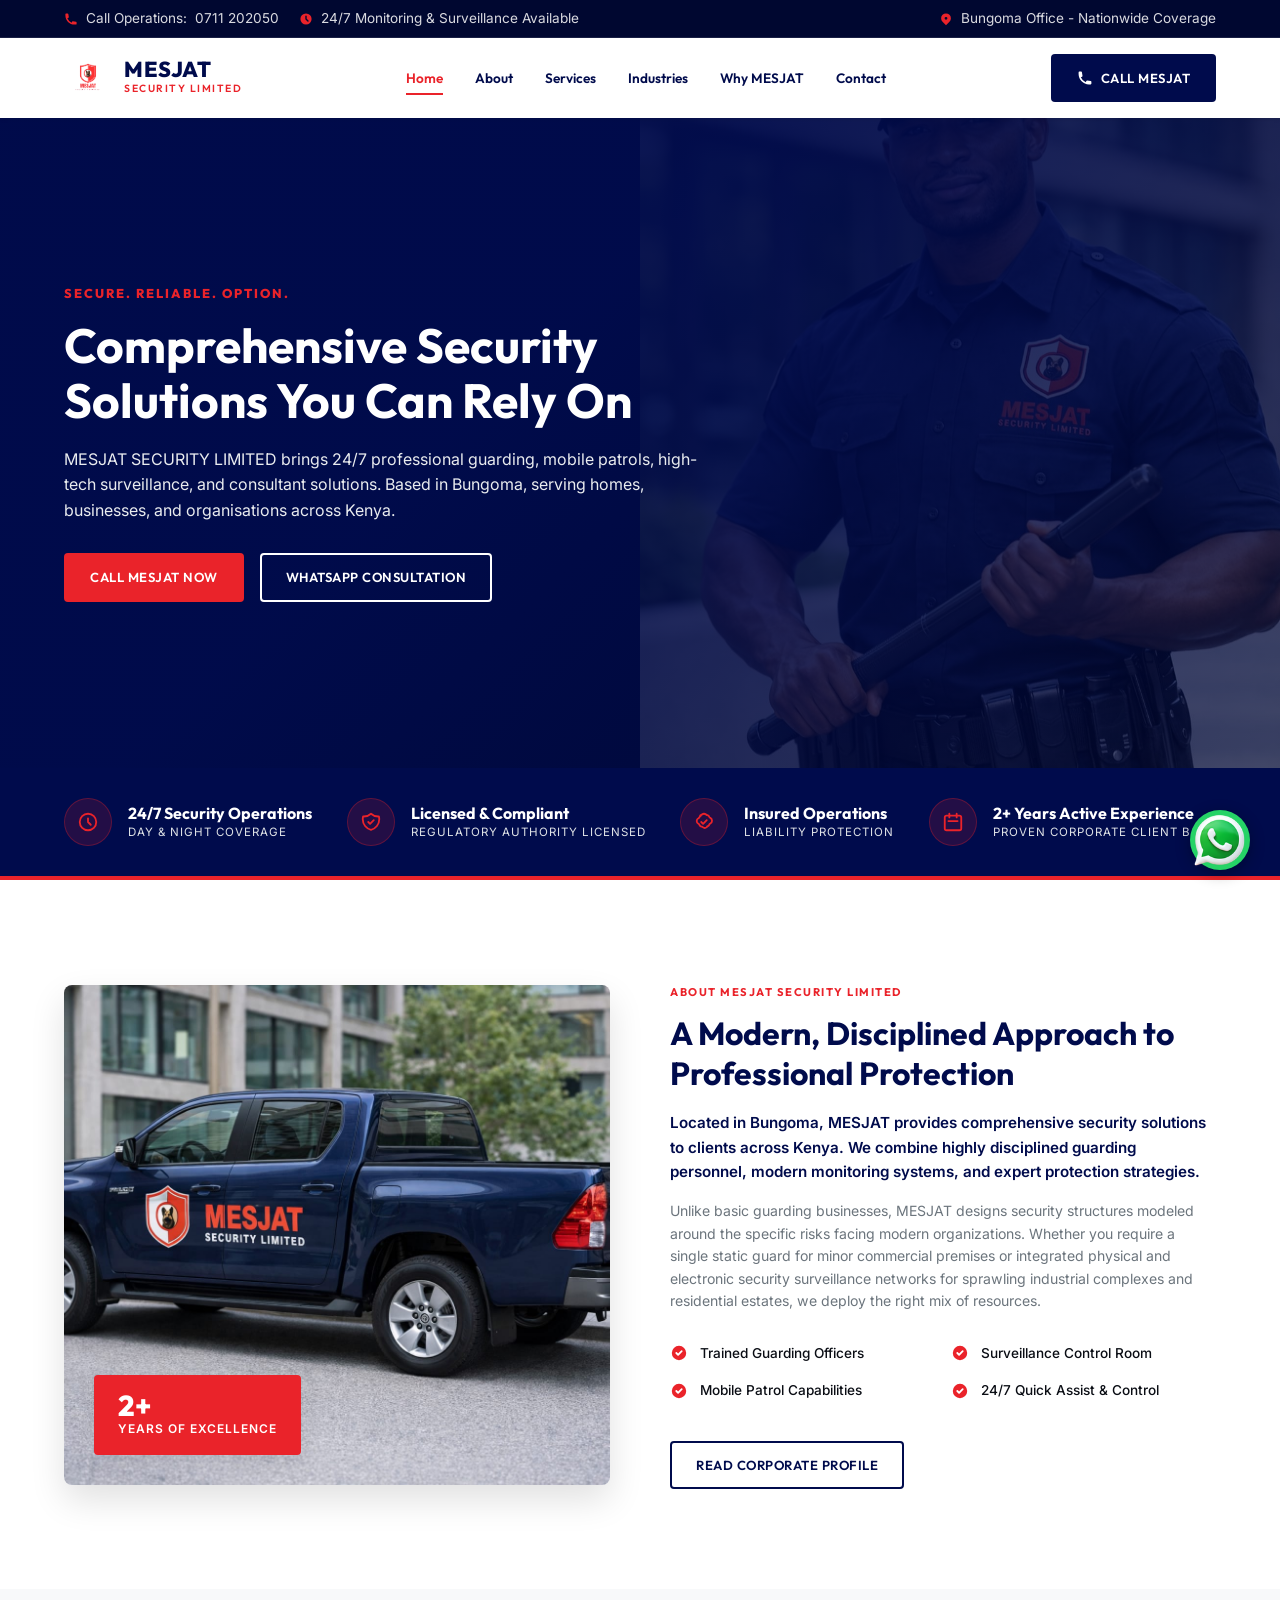
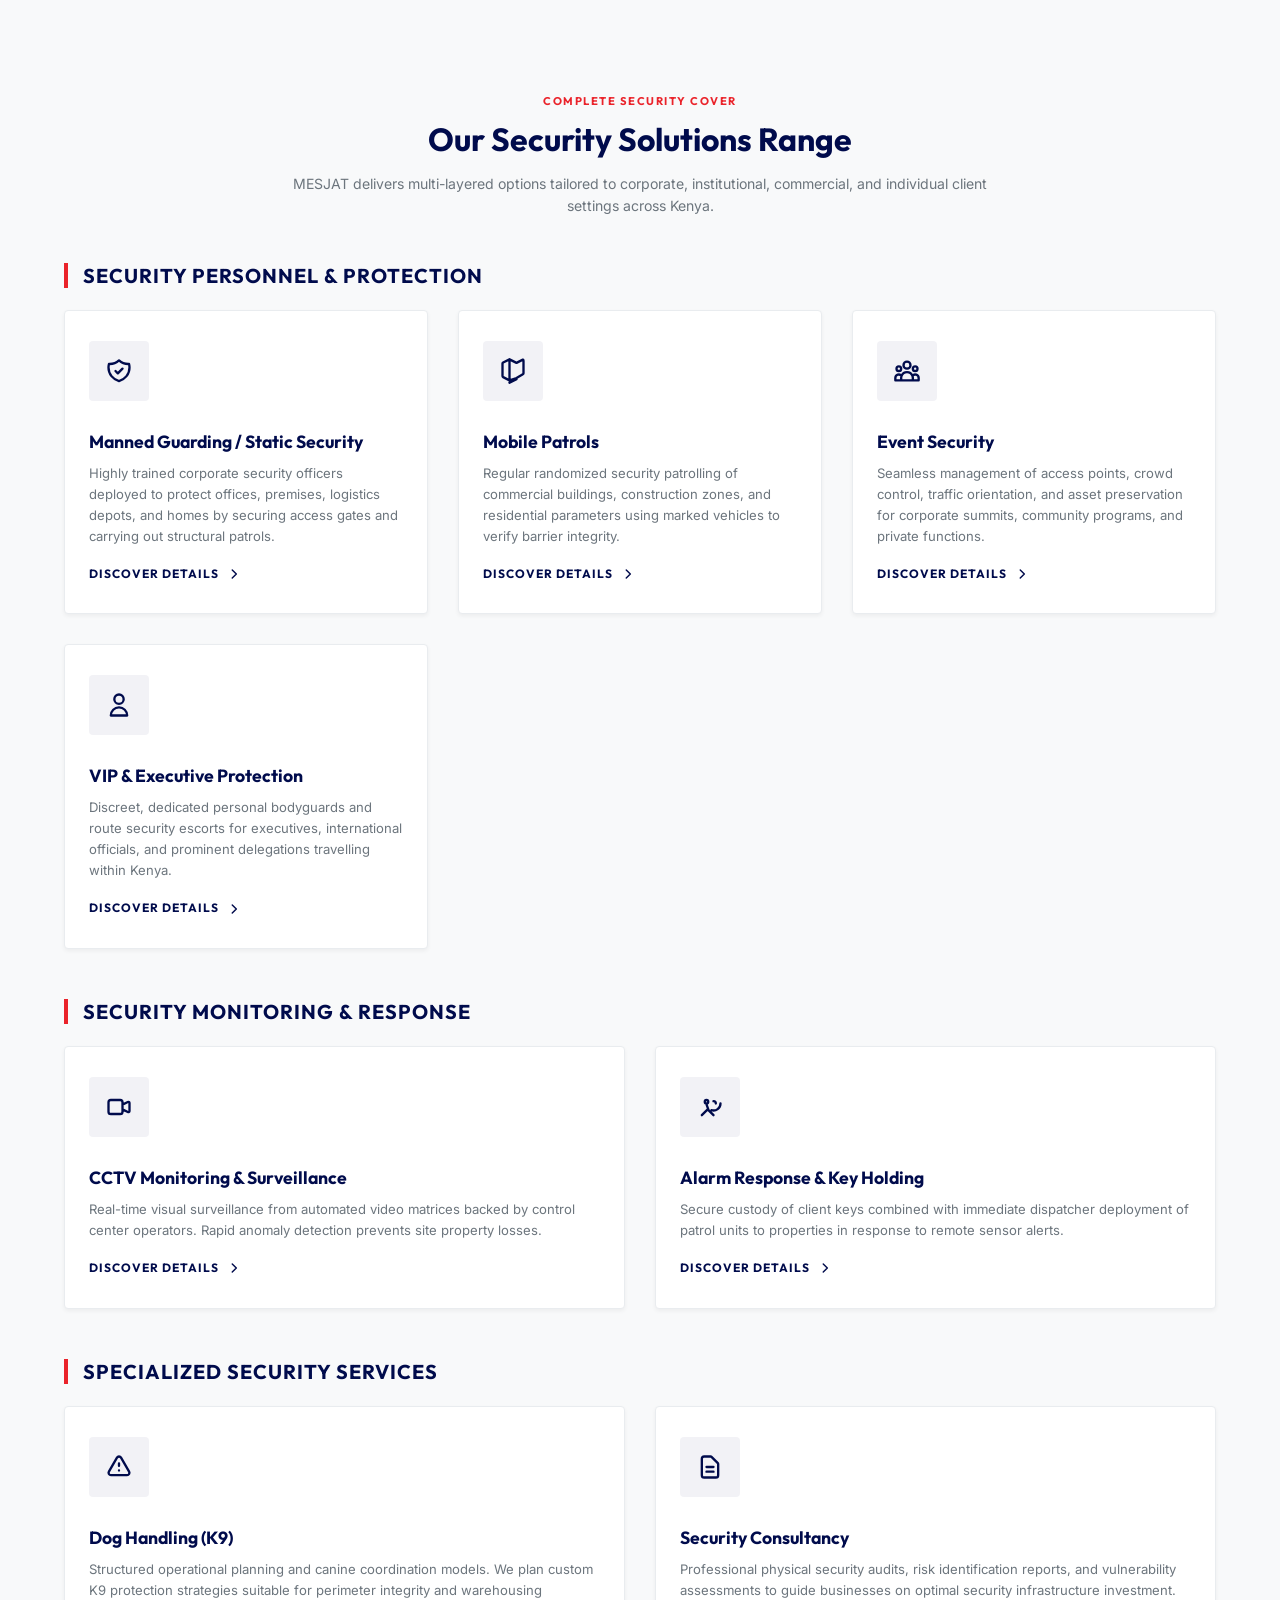
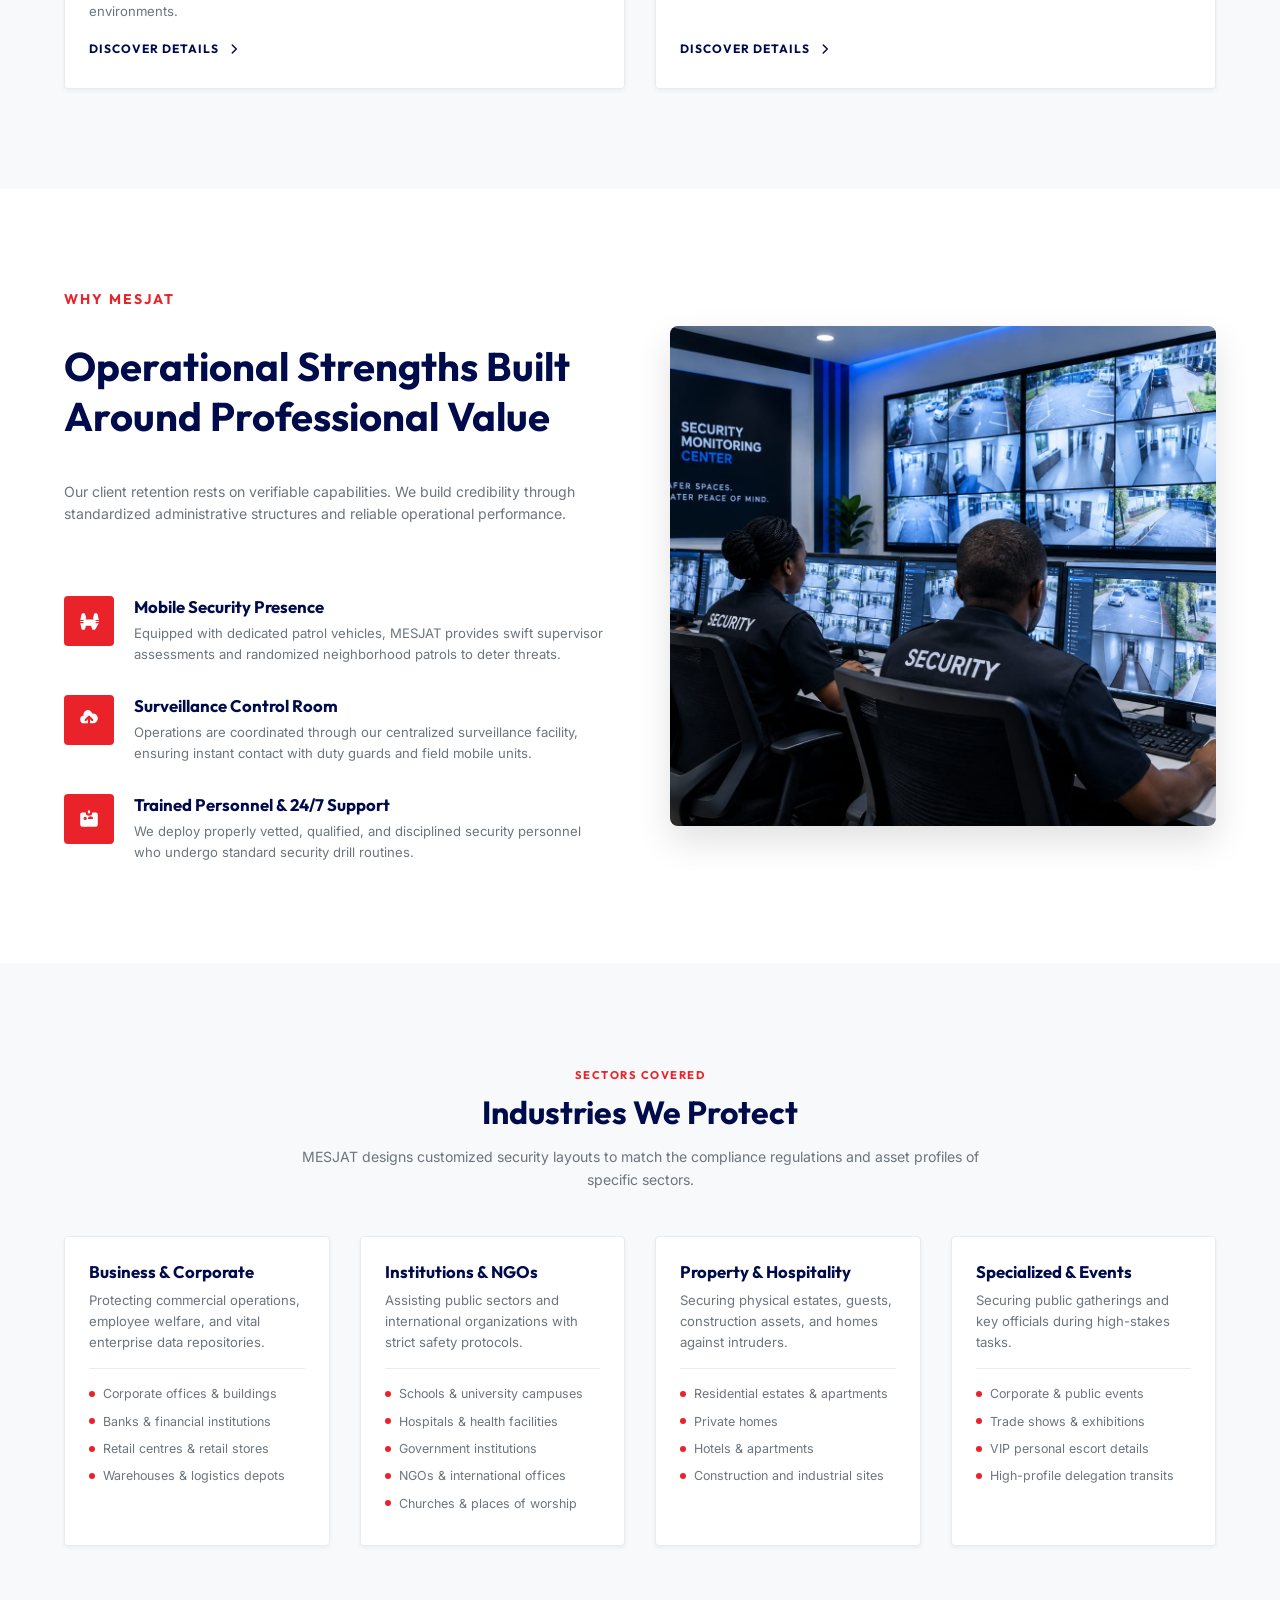
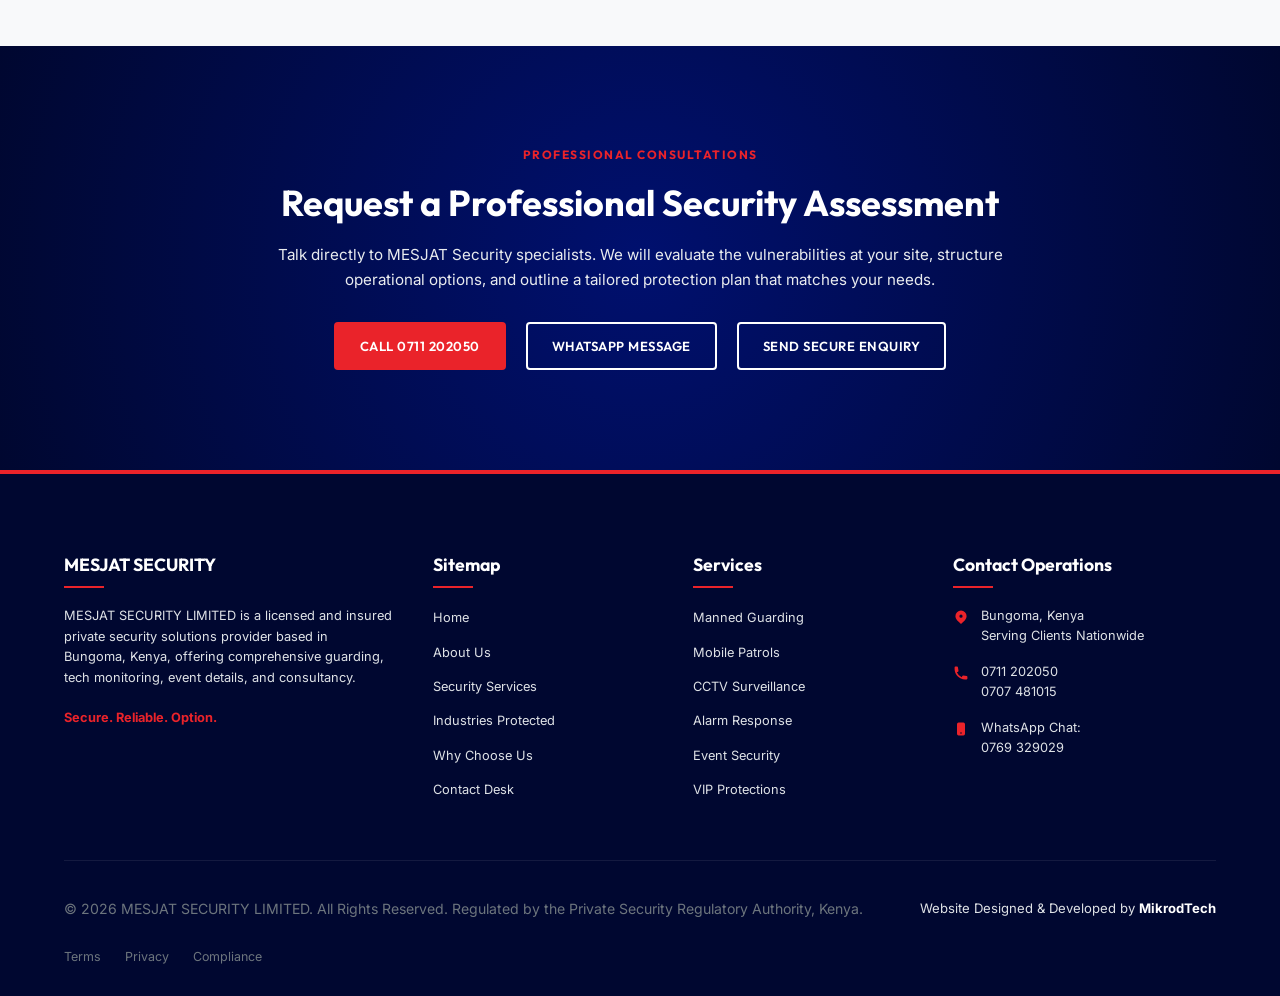
<file: index.html>
<!DOCTYPE html>
<html lang="en">

<head>
    <meta charset="UTF-8">
    <meta name="viewport" content="width=device-width, initial-scale=1.0">
    <!-- Primary SEO Metadata -->
    <title>MESJAT SECURITY LIMITED — Premium Security Solutions in Bungoma & Across Kenya</title>
    <meta name="description"
        content="MESJAT SECURITY LIMITED offers professional, reliable guarding, mobile patrols, Event security, CCTV monitoring, VIP protection, and security consultancy. Located in Bungoma, serving clients across Kenya. Secure. Reliable. Option.">
    <meta name="keywords"
        content="security company Bungoma, security services Kenya, manned guarding Kenya, CCTV surveillance, VIP protection Kenya, mobile patrols, alarm response Bungoma, K9 security Kenya, security consultancy">
    <link rel="canonical" href="index.html">

    <!-- Open Graph / Social Metadata -->
    <meta property="og:type" content="website">
    <meta property="og:title" content="MESJAT SECURITY LIMITED — Secure. Reliable. Option.">
    <meta property="og:description"
        content="Professional, licensed, and comprehensive security solutions for corporate, property, institutional, and private clients. Based in Bungoma, Kenya.">
    <meta property="og:image" content="assets/MESJAT Security Ltd.png">

    <!-- Favicon & Stylesheet -->
    <link rel="shortcut icon" href="assets/Mesjat logo.png" type="image/x-icon">
    <link rel="stylesheet" href="css/style.css">
</head>

<body>

    <!-- Top Bar -->
    <div class="top-bar">
        <div class="container">
            <div class="top-bar-info">
                <div class="top-bar-item">
                    <!-- Telephone Icon -->
                    <svg fill="currentColor" viewBox="0 0 20 20">
                        <path
                            d="M2 3a1 1 0 011-1h2.153a1 1 0 01.986.836l.74 4.435a1 1 0 01-.54 1.06l-1.548.773a11.037 11.037 0 006.105 6.105l.774-1.548a1 1 0 011.059-.54l4.435.74a1 1 0 01.836.986V17a1 1 0 01-1 1h-2C7.82 18 2 12.18 2 5V3z">
                        </path>
                    </svg>
                    Call Operations: <a href="tel:0711202050" class="phone-link-primary" data-format-text="true">0711
                        202050</a>
                </div>
                <div class="top-bar-item">
                    <!-- Clock Icon -->
                    <svg fill="currentColor" viewBox="0 0 20 20">
                        <path fill-rule="evenodd"
                            d="M10 18a8 8 0 100-16 8 8 0 000 16zm1-12a1 1 0 10-2 0v4a1 1 0 00.293.707l2.828 2.829a1 1 0 101.415-1.415L11 9.586V6z"
                            clip-rule="evenodd"></path>
                    </svg>
                    24/7 Monitoring & Surveillance Available
                </div>
            </div>
            <div class="top-bar-info">
                <div class="top-bar-item">
                    <!-- Location Pin Icon -->
                    <svg fill="currentColor" viewBox="0 0 20 20">
                        <path fill-rule="evenodd"
                            d="M5.05 4.05a7 7 0 119.9 9.9L10 18.9l-4.95-4.95a7 7 0 010-9.9zM10 11a2 2 0 100-4 2 2 0 000 4z"
                            clip-rule="evenodd"></path>
                    </svg>
                    Bungoma Office - Nationwide Coverage
                </div>
            </div>
        </div>
    </div>

    <!-- Header / Navbar -->
    <header class="site-header">
        <div class="container">
            <a href="index.html" class="logo-link" aria-label="MESJAT Security Home">
                <img src="assets/Mesjat logo.png" alt="MESJAT logo" class="logo-img">
                <div class="logo-text">
                    <span class="logo-name">MESJAT</span>
                    <span class="logo-sub">SECURITY LIMITED</span>
                </div>
            </a>

            <nav class="nav-bar" aria-label="Main Navigation">
                <ul class="nav-menu">
                    <li><a href="index.html" class="nav-link active">Home</a></li>
                    <li><a href="about.html" class="nav-link">About</a></li>
                    <li><a href="services.html" class="nav-link">Services</a></li>
                    <li><a href="industries.html" class="nav-link">Industries</a></li>
                    <li><a href="why-mesjat.html" class="nav-link">Why MESJAT</a></li>
                    <li><a href="contact.html" class="nav-link">Contact</a></li>
                </ul>
            </nav>

            <div class="header-cta">
                <a href="tel:0711202050" class="btn btn-navy phone-link-primary" data-format-text="false">
                    <!-- Phone Icon Inner -->
                    <svg fill="currentColor" viewBox="0 0 20 20" style="width:16px;height:16px;margin-right:8px;">
                        <path
                            d="M2 3a1 1 0 011-1h2.153a1 1 0 01.986.836l.74 4.435a1 1 0 01-.54 1.06l-1.548.773a11.037 11.037 0 006.105 6.105l.774-1.548a1 1 0 011.059-.54l4.435.74a1 1 0 01.836.986V17a1 1 0 01-1 1h-2C7.82 18 2 12.18 2 5V3z">
                        </path>
                    </svg>
                    CALL MESJAT
                </a>
            </div>

            <button class="burger-menu" aria-label="Toggle navigation menu" aria-expanded="false">
                <span class="burger-bar"></span>
                <span class="burger-bar"></span>
                <span class="burger-bar"></span>
            </button>
        </div>
    </header>

    <!-- Hero Section -->
    <section class="hero" aria-label="MESJAT Security Hero Banner">
        <div class="hero-bg" style="background-image: url('assets/corporate_security_hero.png');"></div>
        <div class="hero-overlay"></div>
        <div class="container">
            <div class="hero-content reveal active">
                <span class="hero-tagline">Secure. Reliable. Option.</span>
                <h1 class="hero-title">Comprehensive Security Solutions You Can Rely On</h1>
                <p class="hero-subtitle">MESJAT SECURITY LIMITED brings 24/7 professional guarding, mobile patrols,
                    high-tech surveillance, and consultant solutions. Based in Bungoma, serving homes, businesses, and
                    organisations across Kenya.</p>
                <div class="hero-actions">
                    <a href="tel:0711202050" class="btn btn-primary phone-link-primary" data-format-text="false">CALL
                        MESJAT NOW</a>
                    <a href="#" class="btn btn-secondary whatsapp-link-btn" target="_blank" rel="noopener">WHATSAPP
                        CONSULTATION</a>
                </div>
            </div>
        </div>
    </section>

    <!-- Trust Strip -->
    <section class="trust-strip" aria-label="MESJAT Verified Trust Credentials">
        <div class="container">
            <div class="trust-grid">
                <div class="trust-item">
                    <div class="trust-icon">
                        <!-- Clock Logo -->
                        <svg fill="none" stroke="currentColor" stroke-width="2" viewBox="0 0 24 24">
                            <path stroke-linecap="round" stroke-linejoin="round"
                                d="M12 8v4l3 3m6-3a9 9 0 11-18 0 9 9 0 0118 0z"></path>
                        </svg>
                    </div>
                    <div class="trust-text">
                        <h4>24/7 Security Operations</h4>
                        <p>Day & Night Coverage</p>
                    </div>
                </div>
                <div class="trust-item">
                    <div class="trust-icon">
                        <!-- Shield Badge Logo -->
                        <svg fill="none" stroke="currentColor" stroke-width="2" viewBox="0 0 24 24">
                            <path stroke-linecap="round" stroke-linejoin="round"
                                d="M9 12l2 2 4-4m5.618-4.016A11.955 11.955 0 0112 2.944a11.955 11.955 0 01-8.618 3.04A12.02 12.02 0 003 9c0 5.591 3.824 10.29 9 11.622 5.176-1.332 9-6.03 9-11.622 0-1.042-.133-2.052-.382-3.016z">
                            </path>
                        </svg>
                    </div>
                    <div class="trust-text">
                        <h4>Licensed & Compliant</h4>
                        <p>Regulatory Authority Licensed</p>
                    </div>
                </div>
                <div class="trust-item">
                    <div class="trust-icon">
                        <!-- Insured Ribbon Logo -->
                        <svg fill="none" stroke="currentColor" stroke-width="2" viewBox="0 0 24 24">
                            <path stroke-linecap="round" stroke-linejoin="round"
                                d="M9 12l2 2 4-4M7.835 4.697a3.42 3.42 0 001.946-.806 3.42 3.42 0 014.438 0 3.42 3.42 0 001.946.806 3.475 3.475 0 011.611 1.713c.25.502.64.902 1.118 1.148a3.42 3.42 0 010 6.084 3.42 3.42 0 00-1.118 1.148 3.475 3.475 0 01-1.61 1.713c-.502.25-.902.64-1.148 1.118a3.42 3.42 0 01-4.438 0 3.42 3.42 0 00-1.946-.806 3.476 3.476 0 01-1.611-1.713c-.25-.502-.64-.902-1.118-1.148a3.42 3.42 0 010-6.084 3.42 3.42 0 001.118-1.148 3.475 3.475 0 011.61-1.713z">
                            </path>
                        </svg>
                    </div>
                    <div class="trust-text">
                        <h4>Insured Operations</h4>
                        <p>Liability Protection</p>
                    </div>
                </div>
                <div class="trust-item">
                    <div class="trust-icon">
                        <!-- Calendar / 2 Years -->
                        <svg fill="none" stroke="currentColor" stroke-width="2" viewBox="0 0 24 24">
                            <path stroke-linecap="round" stroke-linejoin="round"
                                d="M8 7V3m8 4V3m-9 8h10M5 21h14a2 2 0 002-2V7a2 2 0 00-2-2H5a2 2 0 00-2 2v12a2 2 0 002 2z">
                            </path>
                        </svg>
                    </div>
                    <div class="trust-text">
                        <h4>2+ Years Active Experience</h4>
                        <p>Proven Corporate Client Base</p>
                    </div>
                </div>
            </div>
        </div>
    </section>

    <!-- About Section -->
    <section class="section reveal" id="about" aria-label="About MESJAT Security">
        <div class="container">
            <div class="about-grid">
                <div class="about-image">
                    <!-- Displayed custom security vehicle graphics asset for representation -->
                    <img src="assets/mobile_patrol_car.png" alt="MESJAT Security licensed vehicle patrol capability">
                    <div class="about-badge">
                        <span class="years">2+</span>
                        <span class="text">Years of Excellence</span>
                    </div>
                </div>
                <div class="about-content">
                    <span class="subtitle">About MESJAT Security Limited</span>
                    <h2>A Modern, Disciplined Approach to Professional Protection</h2>
                    <p class="about-highlight">Located in Bungoma, MESJAT provides comprehensive security solutions to
                        clients across Kenya. We combine highly disciplined guarding personnel, modern monitoring
                        systems, and expert protection strategies.</p>
                    <p>Unlike basic guarding businesses, MESJAT designs security structures modeled around the specific
                        risks facing modern organizations. Whether you require a single static guard for minor
                        commercial premises or integrated physical and electronic security surveillance networks for
                        sprawling industrial complexes and residential estates, we deploy the right mix of resources.
                    </p>

                    <div class="about-bullets">
                        <div class="about-bullet-item">
                            <!-- Bullet check icon -->
                            <svg fill="currentColor" viewBox="0 0 20 20">
                                <path fill-rule="evenodd"
                                    d="M10 18a8 8 0 100-16 8 8 0 000 16zm3.707-9.293a1 1 0 00-1.414-1.414L9 10.586 7.707 9.293a1 1 0 00-1.414 1.414l2 2a1 1 0 001.414 0l4-4z"
                                    clip-rule="evenodd"></path>
                            </svg>
                            <span>Trained Guarding Officers</span>
                        </div>
                        <div class="about-bullet-item">
                            <svg fill="currentColor" viewBox="0 0 20 20">
                                <path fill-rule="evenodd"
                                    d="M10 18a8 8 0 100-16 8 8 0 000 16zm3.707-9.293a1 1 0 00-1.414-1.414L9 10.586 7.707 9.293a1 1 0 00-1.414 1.414l2 2a1 1 0 001.414 0l4-4z"
                                    clip-rule="evenodd"></path>
                            </svg>
                            <span>Surveillance Control Room</span>
                        </div>
                        <div class="about-bullet-item">
                            <svg fill="currentColor" viewBox="0 0 20 20">
                                <path fill-rule="evenodd"
                                    d="M10 18a8 8 0 100-16 8 8 0 000 16zm3.707-9.293a1 1 0 00-1.414-1.414L9 10.586 7.707 9.293a1 1 0 00-1.414 1.414l2 2a1 1 0 001.414 0l4-4z"
                                    clip-rule="evenodd"></path>
                            </svg>
                            <span>Mobile Patrol Capabilities</span>
                        </div>
                        <div class="about-bullet-item">
                            <svg fill="currentColor" viewBox="0 0 20 20">
                                <path fill-rule="evenodd"
                                    d="M10 18a8 8 0 100-16 8 8 0 000 16zm3.707-9.293a1 1 0 00-1.414-1.414L9 10.586 7.707 9.293a1 1 0 00-1.414 1.414l2 2a1 1 0 001.414 0l4-4z"
                                    clip-rule="evenodd"></path>
                            </svg>
                            <span>24/7 Quick Assist & Control</span>
                        </div>
                    </div>

                    <a href="about.html" class="btn btn-outline">Read Corporate Profile</a>
                </div>
            </div>
        </div>
    </section>

    <!-- Services Overview -->
    <section class="section section-bg-light reveal" id="services" aria-label="MESJAT Security Services">
        <div class="container">
            <div class="section-header">
                <span class="subtitle">Complete Security Cover</span>
                <h2>Our Security Solutions Range</h2>
                <p>MESJAT delivers multi-layered options tailored to corporate, institutional, commercial, and
                    individual client settings across Kenya.</p>
            </div>

            <div class="services-categories-container">
                <!-- Group 1: Personnel & Protection -->
                <div>
                    <h3 class="services-category-title">Security Personnel & Protection</h3>
                    <div class="services-grid">

                        <!-- 1. Manned Guarding -->
                        <div class="service-card">
                            <div class="service-icon">
                                <svg fill="none" stroke="currentColor" stroke-width="2" viewBox="0 0 24 24">
                                    <path stroke-linecap="round" stroke-linejoin="round"
                                        d="M9 12l2 2 4-4m5.618-4.016A11.955 11.955 0 0112 2.944a11.955 11.955 0 01-8.618 3.04A12.02 12.02 0 003 9c0 5.591 3.824 10.29 9 11.622 5.176-1.332 9-6.03 9-11.622 0-1.042-.133-2.052-.382-3.016z">
                                    </path>
                                </svg>
                            </div>
                            <h3>Manned Guarding / Static Security</h3>
                            <p>Highly trained corporate security officers deployed to protect offices, premises,
                                logistics depots, and homes by securing access gates and carrying out structural
                                patrols.</p>
                            <a href="services.html#manned-guarding" class="service-link">
                                Discover Details
                                <svg fill="none" stroke="currentColor" stroke-width="2.5" viewBox="0 0 24 24">
                                    <path stroke-linecap="round" stroke-linejoin="round" d="M9 5l7 7-7 7"></path>
                                </svg>
                            </a>
                        </div>

                        <!-- 2. Mobile Patrols -->
                        <div class="service-card">
                            <div class="service-icon">
                                <svg fill="none" stroke="currentColor" stroke-width="2" viewBox="0 0 24 24">
                                    <path stroke-linecap="round" stroke-linejoin="round"
                                        d="M9 20l-5.447-2.724A1 1 0 013 16.382V5.618a1 1 0 01.553-.894L9 2l6 3 5.447-2.724A1 1 0 0121 3.168v10.764a1 1 0 01-.553.894L15 18l-6 2zM9 2v18m0-18l6 3m-6 17l6-3">
                                    </path>
                                </svg>
                            </div>
                            <h3>Mobile Patrols</h3>
                            <p>Regular randomized security patrolling of commercial buildings, construction zones, and
                                residential parameters using marked vehicles to verify barrier integrity.</p>
                            <a href="services.html#mobile-patrols" class="service-link">
                                Discover Details
                                <svg fill="none" stroke="currentColor" stroke-width="2.5" viewBox="0 0 24 24">
                                    <path stroke-linecap="round" stroke-linejoin="round" d="M9 5l7 7-7 7"></path>
                                </svg>
                            </a>
                        </div>

                        <!-- 3. Event Security -->
                        <div class="service-card">
                            <div class="service-icon">
                                <svg fill="none" stroke="currentColor" stroke-width="2" viewBox="0 0 24 24">
                                    <path stroke-linecap="round" stroke-linejoin="round"
                                        d="M17 20h5v-2a3 3 0 00-5.356-1.857M17 20H7m10 0v-2c0-.656-.126-1.283-.356-1.857M7 20H2v-2a3 3 0 015.356-1.857M7 20v-2c0-.656.126-1.283.356-1.857m0 0a5.002 5.002 0 019.288 0M15 7a3 3 0 11-6 0 3 3 0 016 0zm6 3a2 2 0 11-4 0 2 2 0 014 0zM7 10a2 2 0 11-4 0 2 2 0 014 0z">
                                    </path>
                                </svg>
                            </div>
                            <h3>Event Security</h3>
                            <p>Seamless management of access points, crowd control, traffic orientation, and asset
                                preservation for corporate summits, community programs, and private functions.</p>
                            <a href="services.html#event-security" class="service-link">
                                Discover Details
                                <svg fill="none" stroke="currentColor" stroke-width="2.5" viewBox="0 0 24 24">
                                    <path stroke-linecap="round" stroke-linejoin="round" d="M9 5l7 7-7 7"></path>
                                </svg>
                            </a>
                        </div>

                        <!-- 6. VIP & Executive Protection -->
                        <div class="service-card">
                            <div class="service-icon">
                                <svg fill="none" stroke="currentColor" stroke-width="2" viewBox="0 0 24 24">
                                    <path stroke-linecap="round" stroke-linejoin="round"
                                        d="M16 7a4 4 0 11-8 0 4 4 0 018 0zM12 14a7 7 0 00-7 7h14a7 7 0 00-7-7z"></path>
                                </svg>
                            </div>
                            <h3>VIP & Executive Protection</h3>
                            <p>Discreet, dedicated personal bodyguards and route security escorts for executives,
                                international officials, and prominent delegations travelling within Kenya.</p>
                            <a href="services.html#vip-protection" class="service-link">
                                Discover Details
                                <svg fill="none" stroke="currentColor" stroke-width="2.5" viewBox="0 0 24 24">
                                    <path stroke-linecap="round" stroke-linejoin="round" d="M9 5l7 7-7 7"></path>
                                </svg>
                            </a>
                        </div>

                    </div>
                </div>

                <!-- Group 2: Monitoring & Response -->
                <div>
                    <h3 class="services-category-title">Security Monitoring & Response</h3>
                    <div class="services-grid">

                        <!-- 4. CCTV Monitoring -->
                        <div class="service-card">
                            <div class="service-icon">
                                <svg fill="none" stroke="currentColor" stroke-width="2" viewBox="0 0 24 24">
                                    <path stroke-linecap="round" stroke-linejoin="round"
                                        d="M15 10l4.553-2.276A1 1 0 0121 8.618v6.764a1 1 0 01-1.447.894L15 14M5 18h8a2 2 0 002-2V8a2 2 0 00-2-2H5a2 2 0 00-2 2v8a2 2 0 002 2z">
                                    </path>
                                </svg>
                            </div>
                            <h3>CCTV Monitoring & Surveillance</h3>
                            <p>Real-time visual surveillance from automated video matrices backed by control center
                                operators. Rapid anomaly detection prevents site property losses.</p>
                            <a href="services.html#cctv-monitoring" class="service-link">
                                Discover Details
                                <svg fill="none" stroke="currentColor" stroke-width="2.5" viewBox="0 0 24 24">
                                    <path stroke-linecap="round" stroke-linejoin="round" d="M9 5l7 7-7 7"></path>
                                </svg>
                            </a>
                        </div>

                        <!-- 5. Alarm Response -->
                        <div class="service-card">
                            <div class="service-icon">
                                <svg fill="none" stroke="currentColor" stroke-width="2" viewBox="0 0 24 24">
                                    <path stroke-linecap="round" stroke-linejoin="round"
                                        d="M15 7a2 2 0 012 2m4 0a6 6 0 01-7.743 5.74M10 14l-5 5m5-5l5 5m-4.243-4.243L9 9.757M10.5 7.5a1.5 1.5 0 11-3 0 1.5 1.5 0 013 0z">
                                    </path>
                                </svg>
                            </div>
                            <h3>Alarm Response & Key Holding</h3>
                            <p>Secure custody of client keys combined with immediate dispatcher deployment of patrol
                                units to properties in response to remote sensor alerts.</p>
                            <a href="services.html#alarm-response" class="service-link">
                                Discover Details
                                <svg fill="none" stroke="currentColor" stroke-width="2.5" viewBox="0 0 24 24">
                                    <path stroke-linecap="round" stroke-linejoin="round" d="M9 5l7 7-7 7"></path>
                                </svg>
                            </a>
                        </div>

                    </div>
                </div>

                <!-- Group 3: Specialized Security Services -->
                <div>
                    <h3 class="services-category-title">Specialized Security Services</h3>
                    <div class="services-grid">

                        <!-- 7. Dog Handling K9 -->
                        <div class="service-card">
                            <div class="service-icon">
                                <svg fill="none" stroke="currentColor" stroke-width="2" viewBox="0 0 24 24">
                                    <path stroke-linecap="round" stroke-linejoin="round"
                                        d="M12 9v2m0 4h.01m-6.938 4h13.856c1.54 0 2.502-1.667 1.732-3L13.732 4c-.77-1.333-2.694-1.333-3.464 0L3.34 16c-.77 1.333.192 3 1.732 3z">
                                    </path>
                                </svg>
                            </div>
                            <h3>Dog Handling (K9)</h3>
                            <p>Structured operational planning and canine coordination models. We plan custom K9
                                protection strategies suitable for perimeter integrity and warehousing environments.</p>
                            <a href="services.html#k9-handling" class="service-link">
                                Discover Details
                                <svg fill="none" stroke="currentColor" stroke-width="2.5" viewBox="0 0 24 24">
                                    <path stroke-linecap="round" stroke-linejoin="round" d="M9 5l7 7-7 7"></path>
                                </svg>
                            </a>
                        </div>

                        <!-- 8. Security Consultancy -->
                        <div class="service-card">
                            <div class="service-icon">
                                <svg fill="none" stroke="currentColor" stroke-width="2" viewBox="0 0 24 24">
                                    <path stroke-linecap="round" stroke-linejoin="round"
                                        d="M9 12h6m-6 4h6m2 5H7a2 2 0 01-2-2V5a2 2 0 012-2h5.586a1 1 0 01.707.293l5.414 5.414a1 1 0 01.293.707V19a2 2 0 01-2 2z">
                                    </path>
                                </svg>
                            </div>
                            <h3>Security Consultancy</h3>
                            <p>Professional physical security audits, risk identification reports, and vulnerability
                                assessments to guide businesses on optimal security infrastructure investment.</p>
                            <a href="services.html#security-consultancy" class="service-link">
                                Discover Details
                                <svg fill="none" stroke="currentColor" stroke-width="2.5" viewBox="0 0 24 24">
                                    <path stroke-linecap="round" stroke-linejoin="round" d="M9 5l7 7-7 7"></path>
                                </svg>
                            </a>
                        </div>

                    </div>
                </div>
            </div>
        </div>
    </section>

    <!-- Why MESJAT Section -->
    <section class="section reveal" id="why-choose-us" aria-label="Why Choose MESJAT Security">
        <div class="container">
            <div class="why-grid">
                <div class="why-list">
                    <span class="subtitle"
                        style="color:var(--brand-red); font-family:var(--font-heading); font-weight:700; text-transform:uppercase; letter-spacing:2px; font-size:0.875rem;">Why
                        MESJAT</span>
                    <h2 style="font-size:2.5rem; margin-bottom:10px;">Operational Strengths Built Around Professional
                        Value</h2>
                    <p style="margin-bottom:40px;">Our client retention rests on verifiable capabilities. We build
                        credibility through standardized administrative structures and reliable operational performance.
                    </p>

                    <div class="why-item">
                        <div class="why-icon">
                            <svg fill="currentColor" viewBox="0 0 20 20">
                                <path fill-rule="evenodd"
                                    d="M6.267 3.455a.75.75 0 00-.708-.523H4.562c-.666 0-1.258.455-1.4 1.102L2.09 9H5v1h-3v1h3v1H2.09l1.07 4.966c.142.647.734 1.102 1.4 1.102h.997a.75.75 0 00.708-.523l1.066-3.197h4.536l1.066 3.197a.75.75 0 00.708.523h.997c.666 0 1.258-.455 1.4-1.102L18.91 12H16v-1h3v-1h-3V9h2.91l-1.07-4.966a1.43 1.43 0 00-1.4-1.102h-.997a.75.75 0 00-.708.523L13.8 6.652H7.333L6.267 3.455zM6.9 8.652h7.333l-.666-2H7.566l-.666 2z"
                                    clip-rule="evenodd"></path>
                            </svg>
                        </div>
                        <div class="why-info">
                            <h3>Mobile Security Presence</h3>
                            <p>Equipped with dedicated patrol vehicles, MESJAT provides swift supervisor assessments and
                                randomized neighborhood patrols to deter threats.</p>
                        </div>
                    </div>

                    <div class="why-item">
                        <div class="why-icon">
                            <svg fill="currentColor" viewBox="0 0 20 20">
                                <path
                                    d="M5.5 13a3.5 3.5 0 01-.369-6.98 4 4.002 0 017.753-1.977A4.5 4.5 0 1113.5 13H11V9.413l1.293 1.293a1 1 0 001.414-1.414l-3-3a1 1 0 00-1.414 0l-3 3a1 1 0 101.414 1.414L9 9.414V13H5.5z">
                                </path>
                            </svg>
                        </div>
                        <div class="why-info">
                            <h3>Surveillance Control Room</h3>
                            <p>Operations are coordinated through our centralized surveillance facility, ensuring
                                instant contact with duty guards and field mobile units.</p>
                        </div>
                    </div>

                    <div class="why-item">
                        <div class="why-icon">
                            <svg fill="currentColor" viewBox="0 0 20 20">
                                <path fill-rule="evenodd"
                                    d="M10 2a1 1 0 00-1 1v1a1 1 0 002 0V3a1 1 0 00-1-1zM4 4h3a3 3 0 006 0h3a2 2 0 012 2v9a2 2 0 01-2 2H4a2 2 0 01-2-2V6a2 2 0 012-2zm2.5 7a1.5 1.5 0 100-3 1.5 1.5 0 000 3zm2.45-1.5a2.5 2.5 0 014.9 0 .5.5 0 01-.45.5h-4a.5.5 0 01-.45-.5z"
                                    clip-rule="evenodd"></path>
                            </svg>
                        </div>
                        <div class="why-info">
                            <h3>Trained Personnel & 24/7 Support</h3>
                            <p>We deploy properly vetted, qualified, and disciplined security personnel who undergo
                                standard security drill routines.</p>
                        </div>
                    </div>
                </div>

                <div class="why-image">
                    <img src="assets/cctv_monitoring_room.png" alt="MESJAT Security Operations Control Center in Kenya">
                </div>
            </div>
        </div>
    </section>

    <!-- Industries We Protect -->
    <section class="section section-bg-light reveal" id="industries" aria-label="Industries Protected by MESJAT">
        <div class="container">
            <div class="section-header">
                <span class="subtitle">Sectors Covered</span>
                <h2>Industries We Protect</h2>
                <p>MESJAT designs customized security layouts to match the compliance regulations and asset profiles of
                    specific sectors.</p>
            </div>

            <div class="industries-grid">
                <!-- Category 1: Corporate & Business -->
                <div class="industry-card">
                    <div class="industry-info">
                        <h3>Business & Corporate</h3>
                        <p>Protecting commercial operations, employee welfare, and vital enterprise data repositories.
                        </p>
                        <div class="industry-list">
                            <div class="industry-list-item">Corporate offices & buildings</div>
                            <div class="industry-list-item">Banks & financial institutions</div>
                            <div class="industry-list-item">Retail centres & retail stores</div>
                            <div class="industry-list-item">Warehouses & logistics depots</div>
                        </div>
                    </div>
                </div>

                <!-- Category 2: Public & Institutional -->
                <div class="industry-card">
                    <div class="industry-info">
                        <h3>Institutions & NGOs</h3>
                        <p>Assisting public sectors and international organizations with strict safety protocols.</p>
                        <div class="industry-list">
                            <div class="industry-list-item">Schools & university campuses</div>
                            <div class="industry-list-item">Hospitals & health facilities</div>
                            <div class="industry-list-item">Government institutions</div>
                            <div class="industry-list-item">NGOs & international offices</div>
                            <div class="industry-list-item">Churches & places of worship</div>
                        </div>
                    </div>
                </div>

                <!-- Category 3: Property & Residential -->
                <div class="industry-card">
                    <div class="industry-info">
                        <h3>Property & Hospitality</h3>
                        <p>Securing physical estates, guests, construction assets, and homes against intruders.</p>
                        <div class="industry-list">
                            <div class="industry-list-item">Residential estates & apartments</div>
                            <div class="industry-list-item">Private homes</div>
                            <div class="industry-list-item">Hotels & apartments</div>
                            <div class="industry-list-item">Construction and industrial sites</div>
                        </div>
                    </div>
                </div>

                <!-- Category 4: Events & VIP -->
                <div class="industry-card">
                    <div class="industry-info">
                        <h3>Specialized & Events</h3>
                        <p>Securing public gatherings and key officials during high-stakes tasks.</p>
                        <div class="industry-list">
                            <div class="industry-list-item">Corporate & public events</div>
                            <div class="industry-list-item">Trade shows & exhibitions</div>
                            <div class="industry-list-item">VIP personal escort details</div>
                            <div class="industry-list-item">High-profile delegation transits</div>
                        </div>
                    </div>
                </div>
            </div>
        </div>
    </section>

    <!-- Consultation Assessment CTA -->
    <section class="lead-section reveal" aria-label="Request Security Assessment">
        <div class="container">
            <span class="lead-subtitle">Professional Consultations</span>
            <h2>Request a Professional Security Assessment</h2>
            <p>Talk directly to MESJAT Security specialists. We will evaluate the vulnerabilities at your site,
                structure operational options, and outline a tailored protection plan that matches your needs.</p>
            <div class="lead-actions">
                <a href="tel:0711202050" class="btn btn-primary phone-link-primary" data-format-text="false">CALL 0711
                    202050</a>
                <a href="#" class="btn btn-secondary whatsapp-link-btn" target="_blank" rel="noopener">WHATSAPP
                    MESSAGE</a>
                <a href="contact.html" class="btn btn-outline"
                    style="border-color:var(--color-light); color:var(--color-light);">SEND SECURE ENQUIRY</a>
            </div>
        </div>
    </section>

    <!-- Footer -->
    <footer class="site-footer">
        <div class="container">
            <div class="footer-grid">
                <div class="footer-col footer-about">
                    <h3>MESJAT SECURITY</h3>
                    <p>MESJAT SECURITY LIMITED is a licensed and insured private security solutions provider based in
                        Bungoma, Kenya, offering comprehensive guarding, tech monitoring, event details, and
                        consultancy.</p>
                    <p style="font-weight: 700; color: var(--brand-red);">Secure. Reliable. Option.</p>
                </div>

                <div class="footer-col">
                    <h3>Sitemap</h3>
                    <ul class="footer-links-list">
                        <li><a href="index.html" class="footer-link">Home</a></li>
                        <li><a href="about.html" class="footer-link">About Us</a></li>
                        <li><a href="services.html" class="footer-link">Security Services</a></li>
                        <li><a href="industries.html" class="footer-link">Industries Protected</a></li>
                        <li><a href="why-mesjat.html" class="footer-link">Why Choose Us</a></li>
                        <li><a href="contact.html" class="footer-link">Contact Desk</a></li>
                    </ul>
                </div>

                <div class="footer-col">
                    <h3>Services</h3>
                    <ul class="footer-links-list">
                        <li><a href="services.html#manned-guarding" class="footer-link">Manned Guarding</a></li>
                        <li><a href="services.html#mobile-patrols" class="footer-link">Mobile Patrols</a></li>
                        <li><a href="services.html#cctv-monitoring" class="footer-link">CCTV Surveillance</a></li>
                        <li><a href="services.html#alarm-response" class="footer-link">Alarm Response</a></li>
                        <li><a href="services.html#event-security" class="footer-link">Event Security</a></li>
                        <li><a href="services.html#vip-protection" class="footer-link">VIP Protections</a></li>
                    </ul>
                </div>

                <div class="footer-col">
                    <h3>Contact Operations</h3>
                    <div class="footer-contact-info">
                        <div class="footer-contact-item">
                            <svg fill="currentColor" viewBox="0 0 20 20">
                                <path fill-rule="evenodd"
                                    d="M5.05 4.05a7 7 0 119.9 9.9L10 18.9l-4.95-4.95a7 7 0 010-9.9zM10 11a2 2 0 100-4 2 2 0 000 4z"
                                    clip-rule="evenodd"></path>
                            </svg>
                            <span>Bungoma, Kenya<br>Serving Clients Nationwide</span>
                        </div>
                        <div class="footer-contact-item">
                            <svg fill="currentColor" viewBox="0 0 20 20">
                                <path
                                    d="M2 3a1 1 0 011-1h2.153a1 1 0 01.986.836l.74 4.435a1 1 0 01-.54 1.06l-1.548.773a11.037 11.037 0 006.105 6.105l.774-1.548a1 1 0 011.059-.54l4.435.74a1 1 0 01.836.986V17a1 1 0 01-1 1h-2C7.82 18 2 12.18 2 5V3z">
                                </path>
                            </svg>
                            <div>
                                <a href="tel:0711202050" class="phone-link-primary">0711 202050</a><br>
                                <a href="tel:0707481015" class="phone-link-secondary">0707 481015</a>
                            </div>
                        </div>
                        <div class="footer-contact-item">
                            <!-- Mobile Phone/WhatsApp SVG -->
                            <svg fill="currentColor" viewBox="0 0 20 20">
                                <path fill-rule="evenodd"
                                    d="M7 2a2 2 0 00-2 2v12a2 2 0 002 2h6a2 2 0 002-2V4a2 2 0 00-2-2H7zm3 14a1 1 0 100-2 1 1 0 000 2z"
                                    clip-rule="evenodd"></path>
                            </svg>
                            <div>
                                WhatsApp Chat:<br>
                                <a href="#" class="whatsapp-link-btn" target="_blank" rel="noopener">0769 329029</a>
                            </div>
                        </div>
                    </div>
                </div>
            </div>

         <div class="footer-bottom">
    <p>&copy; 2026 MESJAT SECURITY LIMITED. All Rights Reserved. Regulated by the Private Security
        Regulatory Authority, Kenya.</p>

    <div class="website-credit">
        Website Designed &amp; Developed by
        <a href="https://mikrodtech.co.ke" target="_blank" rel="noopener noreferrer">
            MikrodTech
        </a>
    </div>

    <div class="footer-bottom-links">
        <a href="contact.html">Terms</a>
        <a href="contact.html">Privacy</a>
        <a href="contact.html">Compliance</a>
    </div>
</div>
        </div>
    </footer>

<a href="#" class="whats-app-btn whatsapp-link-btn" target="_blank" rel="noopener"
    aria-label="Chat with MESJAT on WhatsApp">

    <img src="assets/whatsapp.png" alt="WhatsApp" class="whatsapp-icon">

    <span class="whats-app-tooltip">Chat with MESJAT</span>
</a>

    <!-- Core Scripts -->
    <script src="js/main.js"></script>
</body>

</html>
</file>
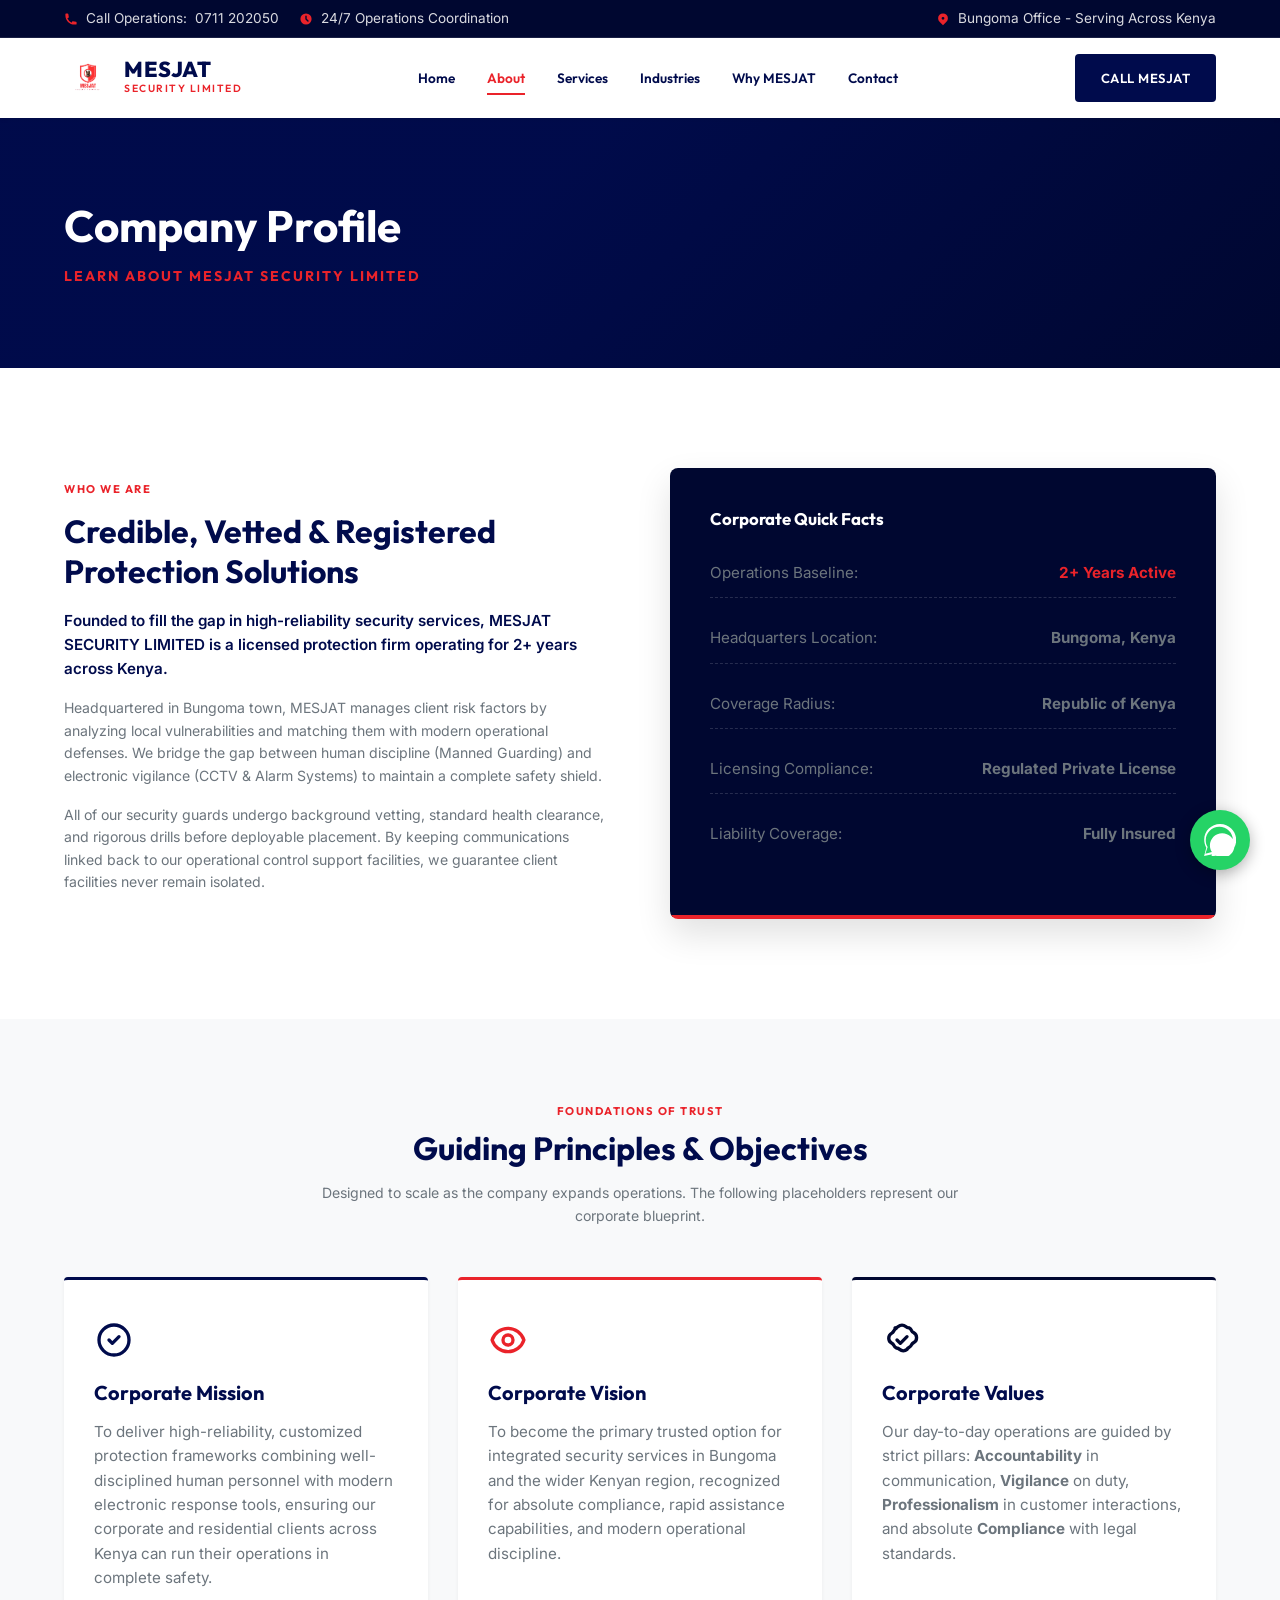
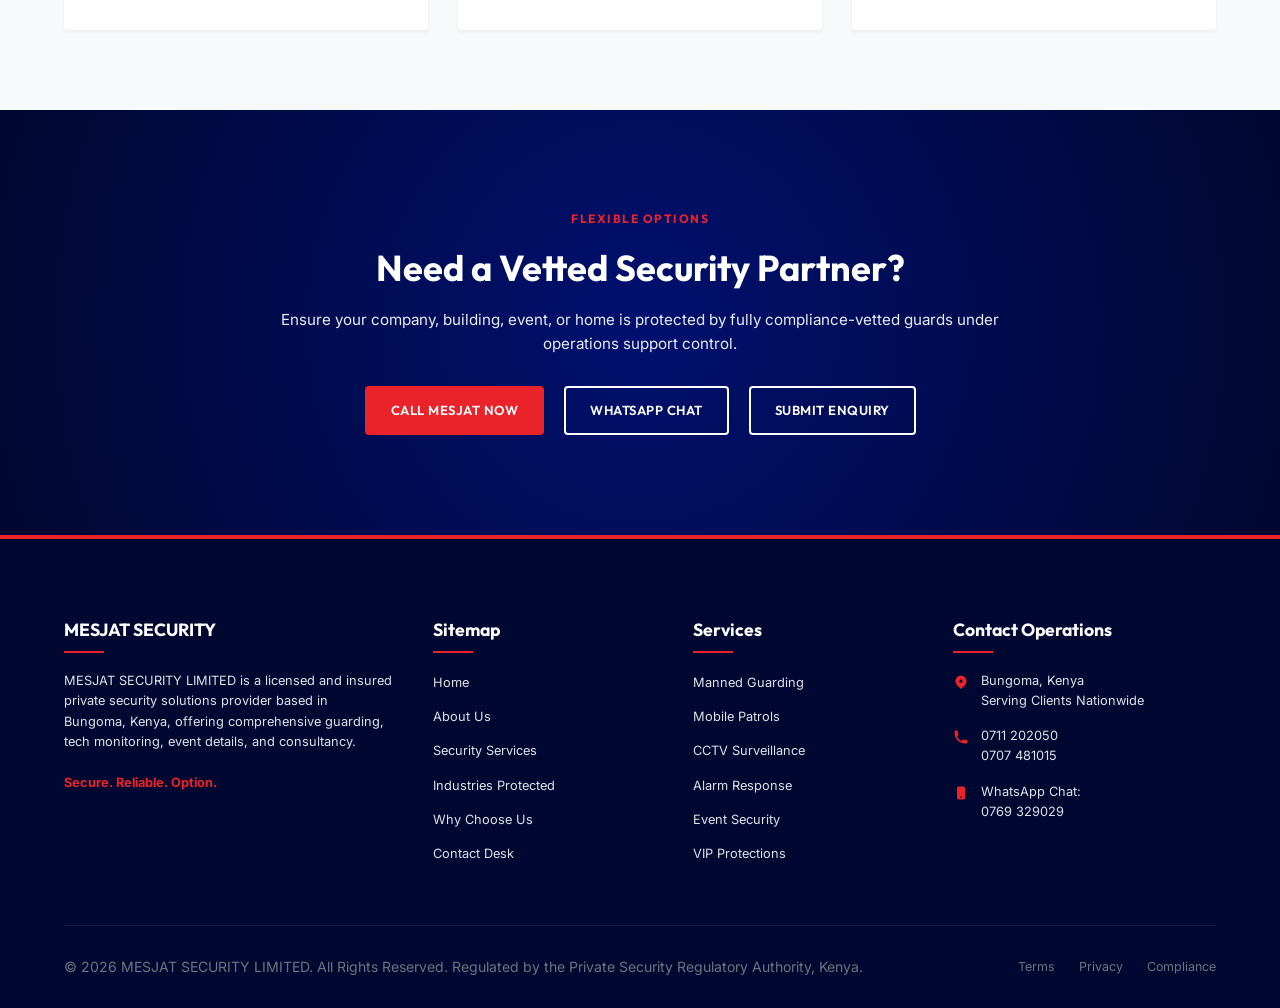
<file: about.html>
<!DOCTYPE html>
<html lang="en">

<head>
    <meta charset="UTF-8">
    <meta name="viewport" content="width=device-width, initial-scale=1.0">
    <title>About MESJAT - Security Solutions Company Profile</title>
    <meta name="description"
        content="Learn about MESJAT SECURITY LIMITED, a registered private security solutions company based in Bungoma, serving clients across Kenya. Operating for 2+ years with complete regulatory licensing.">
    <meta name="keywords"
        content="about MESJAT, security company Bungoma, licensed security guards Kenya, security regulatory authority license">
    <link rel="shortcut icon" href="assets/Mesjat logo.png" type="image/x-icon">
    <link rel="stylesheet" href="css/style.css">
</head>

<body>

    <!-- Top Bar -->
    <div class="top-bar">
        <div class="container">
            <div class="top-bar-info">
                <div class="top-bar-item">
                    <svg fill="currentColor" viewBox="0 0 20 20">
                        <path
                            d="M2 3a1 1 0 011-1h2.153a1 1 0 01.986.836l.74 4.435a1 1 0 01-.54 1.06l-1.548.773a11.037 11.037 0 006.105 6.105l.774-1.548a1 1 0 011.059-.54l4.435.74a1 1 0 01.836.986V17a1 1 0 01-1 1h-2C7.82 18 2 12.18 2 5V3z">
                        </path>
                    </svg>
                    Call Operations: <a href="tel:0711202050" class="phone-link-primary" data-format-text="true">0711
                        202050</a>
                </div>
                <div class="top-bar-item">
                    <svg fill="currentColor" viewBox="0 0 20 20">
                        <path fill-rule="evenodd"
                            d="M10 18a8 8 0 100-16 8 8 0 000 16zm1-12a1 1 0 10-2 0v4a1 1 0 00.293.707l2.828 2.829a1 1 0 101.415-1.415L11 9.586V6z"
                            clip-rule="evenodd"></path>
                    </svg>
                    24/7 Operations Coordination
                </div>
            </div>
            <div class="top-bar-info">
                <div class="top-bar-item">
                    <svg fill="currentColor" viewBox="0 0 20 20">
                        <path fill-rule="evenodd"
                            d="M5.05 4.05a7 7 0 119.9 9.9L10 18.9l-4.95-4.95a7 7 0 010-9.9zM10 11a2 2 0 100-4 2 2 0 000 4z"
                            clip-rule="evenodd"></path>
                    </svg>
                    Bungoma Office - Serving Across Kenya
                </div>
            </div>
        </div>
    </div>

    <!-- Header / Navigation -->
    <header class="site-header">
        <div class="container">
            <a href="index.html" class="logo-link">
                <img src="assets/Mesjat logo.png" alt="MESJAT logo" class="logo-img">
                <div class="logo-text">
                    <span class="logo-name">MESJAT</span>
                    <span class="logo-sub">SECURITY LIMITED</span>
                </div>
            </a>

            <nav class="nav-bar" aria-label="Main Navigation">
                <ul class="nav-menu">
                    <li><a href="index.html" class="nav-link">Home</a></li>
                    <li><a href="about.html" class="nav-link active">About</a></li>
                    <li><a href="services.html" class="nav-link">Services</a></li>
                    <li><a href="industries.html" class="nav-link">Industries</a></li>
                    <li><a href="why-mesjat.html" class="nav-link">Why MESJAT</a></li>
                    <li><a href="contact.html" class="nav-link">Contact</a></li>
                </ul>
            </nav>

            <div class="header-cta">
                <a href="tel:0711202050" class="btn btn-navy phone-link-primary" data-format-text="false">CALL
                    MESJAT</a>
            </div>

            <button class="burger-menu" aria-label="Toggle navigation menu" aria-expanded="false">
                <span class="burger-bar"></span>
                <span class="burger-bar"></span>
                <span class="burger-bar"></span>
            </button>
        </div>
    </header>

    <!-- Subpage Hero -->
    <section class="hero" style="min-height: 250px; padding: 40px 0; background-color: var(--brand-navy-dark);"
        aria-label="Subpage Header">
        <div class="hero-overlay"></div>
        <div class="container">
            <div class="hero-content reveal active" style="max-width: 100%;">
                <h1 style="font-size: 2.75rem; margin-bottom: 12px; color: var(--color-light);">Company Profile</h1>
                <p
                    style="color: var(--brand-red); font-family: var(--font-heading); font-weight: 700; text-transform: uppercase; letter-spacing: 2px; margin: 0;">
                    Learn about MESJAT SECURITY LIMITED</p>
            </div>
        </div>
    </section>

    <!-- Detailed Profile Section -->
    <section class="section" aria-label="Company Overview">
        <div class="container">
            <div class="about-grid">
                <div class="about-content">
                    <span class="subtitle">Who We Are</span>
                    <h2>Credible, Vetted & Registered Protection Solutions</h2>
                    <p class="about-highlight">Founded to fill the gap in high-reliability security services, MESJAT
                        SECURITY LIMITED is a licensed protection firm operating for 2+ years across Kenya.</p>
                    <p>Headquartered in Bungoma town, MESJAT manages client risk factors by analyzing local
                        vulnerabilities and matching them with modern operational defenses. We bridge the gap between
                        human discipline (Manned Guarding) and electronic vigilance (CCTV & Alarm Systems) to maintain a
                        complete safety shield.</p>
                    <p>All of our security guards undergo background vetting, standard health clearance, and rigorous
                        drills before deployable placement. By keeping communications linked back to our operational
                        control support facilities, we guarantee client facilities never remain isolated.</p>
                </div>
                <div class="about-image">
                    <div
                        style="background-color: var(--brand-navy-dark); padding: 40px; border-radius: var(--border-radius-sm); border-bottom: 4px solid var(--brand-red); min-height: 380px; display: flex; flex-direction: column; justify-content: center; color: var(--color-light);">
                        <h3 style="color: var(--color-light); margin-bottom: 20px;">Corporate Quick Facts</h3>
                        <p
                            style="display: flex; justify-content: space-between; border-bottom: 1px dashed rgba(255,255,255,0.15); padding: 12px 0; font-size: 0.95rem;">
                            <span>Operations Baseline:</span>
                            <strong style="color: var(--brand-red);">2+ Years Active</strong>
                        </p>
                        <p
                            style="display: flex; justify-content: space-between; border-bottom: 1px dashed rgba(255,255,255,0.15); padding: 12px 0; font-size: 0.95rem;">
                            <span>Headquarters Location:</span>
                            <strong>Bungoma, Kenya</strong>
                        </p>
                        <p
                            style="display: flex; justify-content: space-between; border-bottom: 1px dashed rgba(255,255,255,0.15); padding: 12px 0; font-size: 0.95rem;">
                            <span>Coverage Radius:</span>
                            <strong>Republic of Kenya</strong>
                        </p>
                        <p
                            style="display: flex; justify-content: space-between; border-bottom: 1px dashed rgba(255,255,255,0.15); padding: 12px 0; font-size: 0.95rem;">
                            <span>Licensing Compliance:</span>
                            <strong>Regulated Private License</strong>
                        </p>
                        <p style="display: flex; justify-content: space-between; padding: 12px 0; font-size: 0.95rem;">
                            <span>Liability Coverage:</span>
                            <strong>Fully Insured</strong>
                        </p>
                    </div>
                </div>
            </div>
        </div>
    </section>

    <!-- Structural Future Placeholders Section (Mission, Vision, Values, Leadership) -->
    <section class="section section-bg-light" style="padding: 80px 0;" aria-label="Company Core Principles">
        <div class="container">
            <div class="section-header" style="margin-bottom: 50px;">
                <span class="subtitle">Foundations of Trust</span>
                <h2>Guiding Principles & Objectives</h2>
                <p>Designed to scale as the company expands operations. The following placeholders represent our
                    corporate blueprint.</p>
            </div>

            <div style="display: grid; grid-template-columns: repeat(auto-fit, minmax(280px, 1fr)); gap: 30px;">
                <!-- Mission Placeholder -->
                <div
                    style="background-color: var(--color-light); padding: 40px 30px; border-radius: var(--border-radius-sm); border-top: 3px solid var(--brand-navy); box-shadow: var(--shadow-sm);">
                    <div style="width:40px; height:40px; color:var(--brand-navy); margin-bottom:20px;">
                        <!-- Target/Dart Icon -->
                        <svg fill="none" stroke="currentColor" stroke-width="2" viewBox="0 0 24 24">
                            <path stroke-linecap="round" stroke-linejoin="round"
                                d="M9 12l2 2 4-4m6 2a9 9 0 11-18 0 9 9 0 0118 0z"></path>
                        </svg>
                    </div>
                    <h3 style="font-size:1.25rem; margin-bottom:15px;">Corporate Mission</h3>
                    <p style="font-size:0.95rem; line-height:1.6; margin:0;">
                        To deliver high-reliability, customized protection frameworks combining well-disciplined human
                        personnel with modern electronic response tools, ensuring our corporate and residential clients
                        across Kenya can run their operations in complete safety.
                    </p>
                </div>

                <!-- Vision Placeholder -->
                <div
                    style="background-color: var(--color-light); padding: 40px 30px; border-radius: var(--border-radius-sm); border-top: 3px solid var(--brand-red); box-shadow: var(--shadow-sm);">
                    <div style="width:40px; height:40px; color:var(--brand-red); margin-bottom:20px;">
                        <!-- Binoculars/Eye Icon -->
                        <svg fill="none" stroke="currentColor" stroke-width="2" viewBox="0 0 24 24">
                            <path stroke-linecap="round" stroke-linejoin="round" d="M15 12a3 3 0 11-6 0 3 3 0 016 0z">
                            </path>
                            <path stroke-linecap="round" stroke-linejoin="round"
                                d="M2.458 12C3.732 7.943 7.523 5 12 5c4.478 0 8.268 2.943 9.542 7-1.274 4.057-5.064 7-9.542 7-4.477 0-8.268-2.943-9.542-7z">
                            </path>
                        </svg>
                    </div>
                    <h3 style="font-size:1.25rem; margin-bottom:15px;">Corporate Vision</h3>
                    <p style="font-size:0.95rem; line-height:1.6; margin:0;">
                        To become the primary trusted option for integrated security services in Bungoma and the wider
                        Kenyan region, recognized for absolute compliance, rapid assistance capabilities, and modern
                        operational discipline.
                    </p>
                </div>

                <!-- Core Values Placeholder -->
                <div
                    style="background-color: var(--color-light); padding: 40px 30px; border-radius: var(--border-radius-sm); border-top: 3px solid var(--brand-navy-dark); box-shadow: var(--shadow-sm);">
                    <div style="width:40px; height:40px; color:var(--brand-navy-dark); margin-bottom:20px;">
                        <!-- Hands Joined/Stars Icon -->
                        <svg fill="none" stroke="currentColor" stroke-width="2" viewBox="0 0 24 24">
                            <path stroke-linecap="round" stroke-linejoin="round"
                                d="M9 12l2 2 4-4M7.835 4.697a3.42 3.42 0 001.946-.806 3.42 3.42 0 014.438 0 3.42 3.42 0 001.946.806 3.475 3.475 0 011.611 1.713c.25.502.64.902 1.118 1.148a3.42 3.42 0 010 6.084 3.42 3.42 0 00-1.118 1.148 3.475 3.475 0 01-1.61 1.713c-.502.25-.902.64-1.148 1.118a3.42 3.42 0 01-4.438 0 3.42 3.42 0 00-1.946-.806 3.476 3.476 0 01-1.611-1.713c-.25-.502-.64-.902-1.118-1.148a3.42 3.42 0 010-6.084 3.42 3.42 0 001.118-1.148 3.475 3.475 0 011.61-1.713z">
                            </path>
                        </svg>
                    </div>
                    <h3 style="font-size:1.25rem; margin-bottom:15px;">Corporate Values</h3>
                    <p style="font-size:0.95rem; line-height:1.6; margin:0;">
                        Our day-to-day operations are guided by strict pillars: <strong>Accountability</strong> in
                        communication, <strong>Vigilance</strong> on duty, <strong>Professionalism</strong> in customer
                        interactions, and absolute <strong>Compliance</strong> with legal standards.
                    </p>
                </div>
            </div>

            <!-- Future Management Team Placeholder Grid (Empty default, easily editable) -->
            <!-- Uncomment and configure details when corporate management biographies are officially supplied -->
            <!-- 
            <div style="margin-top: 80px;">
                <h3 style="text-align: center; font-size: 1.75rem; margin-bottom: 40px;">Our Leadership Team</h3>
                <div style="display: grid; grid-template-columns: repeat(auto-fit, minmax(220px, 1fr)); gap: 35px;">
                    <div style="text-align: center;">
                        <div style="width: 150px; height: 150px; background-color: var(--color-gray-100); border-radius: 50%; margin: 0 auto 20px auto;"></div>
                        <h4>Director / Founder</h4>
                        <p style="font-size:0.9rem;">Biography placeholder</p>
                    </div>
                    <div style="text-align: center;">
                        <div style="width: 150px; height: 150px; background-color: var(--color-gray-100); border-radius: 50%; margin: 0 auto 20px auto;"></div>
                        <h4>Operations Commander</h4>
                        <p style="font-size:0.9rem;">Biography placeholder</p>
                    </div>
                </div>
            </div>
            -->
        </div>
    </section>

    <!-- Consultation CTA -->
    <section class="lead-section reveal" aria-label="Request Security Assessment">
        <div class="container">
            <span class="lead-subtitle">Flexible Options</span>
            <h2>Need a Vetted Security Partner?</h2>
            <p>Ensure your company, building, event, or home is protected by fully compliance-vetted guards under
                operations support control.</p>
            <div class="lead-actions">
                <a href="tel:0711202050" class="btn btn-primary phone-link-primary" data-format-text="false">CALL MESJAT
                    NOW</a>
                <a href="#" class="btn btn-secondary whatsapp-link-btn" target="_blank" rel="noopener">WHATSAPP CHAT</a>
                <a href="contact.html" class="btn btn-outline"
                    style="border-color:var(--color-light); color:var(--color-light);">SUBMIT ENQUIRY</a>
            </div>
        </div>
    </section>

    <!-- Footer -->
    <footer class="site-footer">
        <div class="container">
            <div class="footer-grid">
                <div class="footer-col footer-about">
                    <h3>MESJAT SECURITY</h3>
                    <p>MESJAT SECURITY LIMITED is a licensed and insured private security solutions provider based in
                        Bungoma, Kenya, offering comprehensive guarding, tech monitoring, event details, and
                        consultancy.</p>
                    <p style="font-weight: 700; color: var(--brand-red);">Secure. Reliable. Option.</p>
                </div>

                <div class="footer-col">
                    <h3>Sitemap</h3>
                    <ul class="footer-links-list">
                        <li><a href="index.html" class="footer-link">Home</a></li>
                        <li><a href="about.html" class="footer-link">About Us</a></li>
                        <li><a href="services.html" class="footer-link">Security Services</a></li>
                        <li><a href="industries.html" class="footer-link">Industries Protected</a></li>
                        <li><a href="why-mesjat.html" class="footer-link">Why Choose Us</a></li>
                        <li><a href="contact.html" class="footer-link">Contact Desk</a></li>
                    </ul>
                </div>

                <div class="footer-col">
                    <h3>Services</h3>
                    <ul class="footer-links-list">
                        <li><a href="services.html#manned-guarding" class="footer-link">Manned Guarding</a></li>
                        <li><a href="services.html#mobile-patrols" class="footer-link">Mobile Patrols</a></li>
                        <li><a href="services.html#cctv-monitoring" class="footer-link">CCTV Surveillance</a></li>
                        <li><a href="services.html#alarm-response" class="footer-link">Alarm Response</a></li>
                        <li><a href="services.html#event-security" class="footer-link">Event Security</a></li>
                        <li><a href="services.html#vip-protection" class="footer-link">VIP Protections</a></li>
                    </ul>
                </div>

                <div class="footer-col">
                    <h3>Contact Operations</h3>
                    <div class="footer-contact-info">
                        <div class="footer-contact-item">
                            <svg fill="currentColor" viewBox="0 0 20 20">
                                <path fill-rule="evenodd"
                                    d="M5.05 4.05a7 7 0 119.9 9.9L10 18.9l-4.95-4.95a7 7 0 010-9.9zM10 11a2 2 0 100-4 2 2 0 000 4z"
                                    clip-rule="evenodd"></path>
                            </svg>
                            <span>Bungoma, Kenya<br>Serving Clients Nationwide</span>
                        </div>
                        <div class="footer-contact-item">
                            <svg fill="currentColor" viewBox="0 0 20 20">
                                <path
                                    d="M2 3a1 1 0 011-1h2.153a1 1 0 01.986.836l.74 4.435a1 1 0 01-.54 1.06l-1.548.773a11.037 11.037 0 006.105 6.105l.774-1.548a1 1 0 011.059-.54l4.435.74a1 1 0 01.836.986V17a1 1 0 01-1 1h-2C7.82 18 2 12.18 2 5V3z">
                                </path>
                            </svg>
                            <div>
                                <a href="tel:0711202050" class="phone-link-primary">0711 202050</a><br>
                                <a href="tel:0707481015" class="phone-link-secondary">0707 481015</a>
                            </div>
                        </div>
                        <div class="footer-contact-item">
                            <svg fill="currentColor" viewBox="0 0 20 20">
                                <path fill-rule="evenodd"
                                    d="M7 2a2 2 0 00-2 2v12a2 2 0 002 2h6a2 2 0 002-2V4a2 2 0 00-2-2H7zm3 14a1 1 0 100-2 1 1 0 000 2z"
                                    clip-rule="evenodd"></path>
                            </svg>
                            <div>
                                WhatsApp Chat:<br>
                                <a href="#" class="whatsapp-link-btn" target="_blank" rel="noopener">0769 329029</a>
                            </div>
                        </div>
                    </div>
                </div>
            </div>

            <div class="footer-bottom">
                <p>&copy; 2026 MESJAT SECURITY LIMITED. All Rights Reserved. Regulated by the Private Security
                    Regulatory Authority, Kenya.</p>
                <div class="footer-bottom-links">
                    <a href="contact.html">Terms</a>
                    <a href="contact.html">Privacy</a>
                    <a href="contact.html">Compliance</a>
                </div>
            </div>
        </div>
    </footer>

    <!-- Floating WhatsApp Widget -->
    <a href="#" class="whats-app-btn whatsapp-link-btn" target="_blank" rel="noopener"
        aria-label="Chat with MESJAT on WhatsApp">
        <svg viewBox="0 0 24 24" fill="currentColor">
            <path
                d="M.057 24l1.687-6.163c-1.041-1.804-1.588-3.849-1.587-5.946C.003 5.419 5.422.002 12.079.002c3.222.001 6.252 1.255 8.533 3.538 2.28 2.282 3.53 5.314 3.528 8.537-.006 6.661-5.426 12.079-12.081 12.079-.001 0-.001 0-.002 0-2.002-.001-3.973-.5-5.713-1.448L0 24zm6.75-2.885c1.611.955 3.197 1.458 4.705 1.458 5.626 0 10.201-4.576 10.206-10.206.002-2.727-1.059-5.291-2.988-7.222-1.928-1.93-4.492-2.991-7.22-2.991-5.631 0-10.21 4.58-10.215 10.211-.001 1.776.495 3.447 1.436 4.9L1.042 22.37l4.908-1.288-.143-.227c-.896-1.424-1.371-3.08-1.37-4.78.005-5.074 4.126-9.196 9.206-9.196 2.46 0 4.773.96 6.516 2.704 1.74 1.742 2.7 4.056 2.698 6.517-.005 5.078-4.128 9.201-9.208 9.201-1.636 0-3.111-.475-4.497-1.411l-.323-.192-3.342.877.892-3.25-.238-.38c-.974-1.554-1.488-3.359-1.487-5.215a9.124 9.124 0 011.085-4.298z" />
        </svg>
    </a>

    <!-- Core Scripts -->
    <script src="js/main.js"></script>
</body>

</html>
</file>
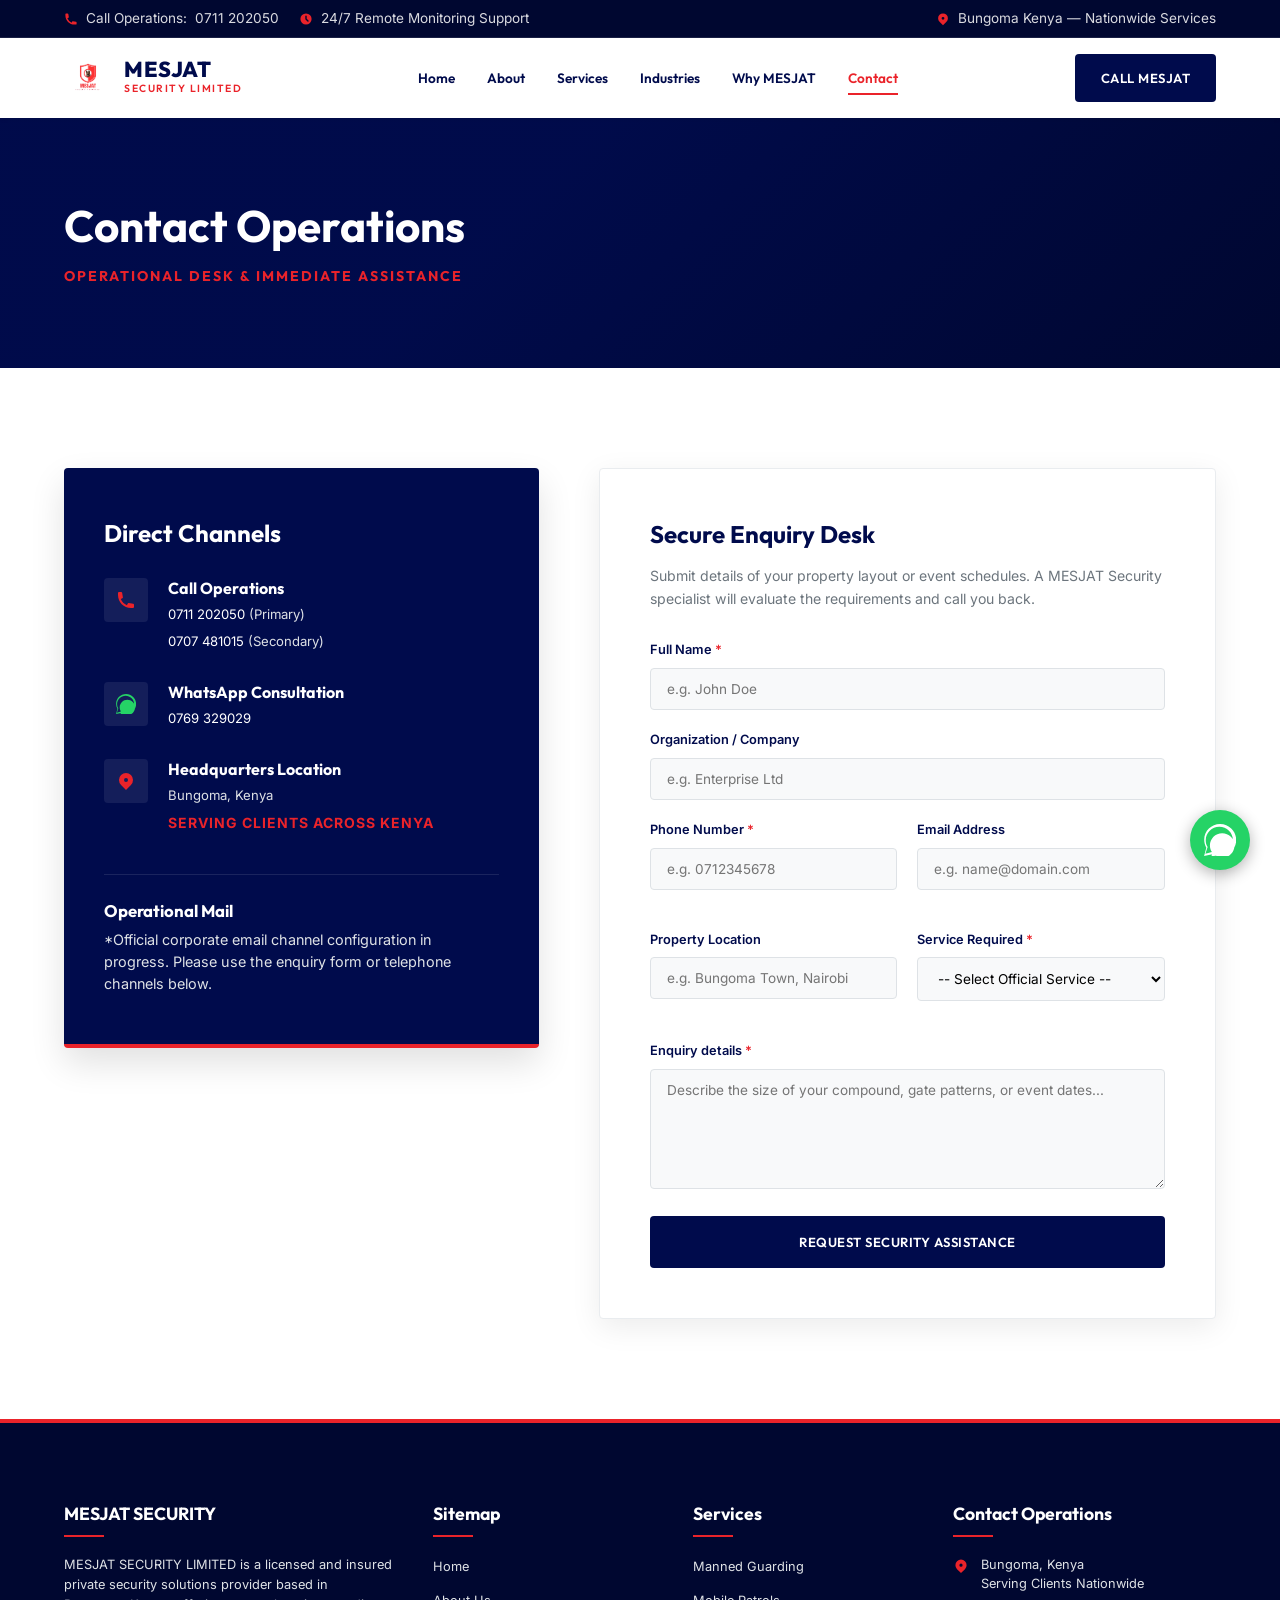
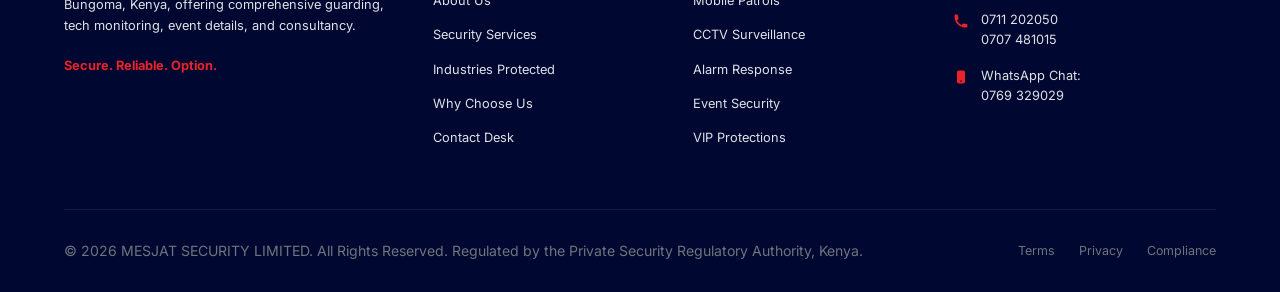
<file: contact.html>
<!DOCTYPE html>
<html lang="en">

<head>
    <meta charset="UTF-8">
    <meta name="viewport" content="width=device-width, initial-scale=1.0">
    <title>Contact Operations - MESJAT SECURITY LIMITED</title>
    <meta name="description"
        content="Get in touch with MESJAT SECURITY. Contact our Bungoma office for quick patrols, static guard booking, event personnel, or consultancies. Call 0711 202050 or WhatsApp 0769 329029.">
    <meta name="keywords"
        content="contact MESJAT, security company Bungoma phone, security services Bungoma address, hire security guards Kenya">
    <link rel="shortcut icon" href="assets/Mesjat logo.png" type="image/x-icon">
    <link rel="stylesheet" href="css/style.css">
</head>

<body>

    <!-- Top Bar -->
    <div class="top-bar">
        <div class="container">
            <div class="top-bar-info">
                <div class="top-bar-item">
                    <svg fill="currentColor" viewBox="0 0 20 20">
                        <path
                            d="M2 3a1 1 0 011-1h2.153a1 1 0 01.986.836l.74 4.435a1 1 0 01-.54 1.06l-1.548.773a11.037 11.037 0 006.105 6.105l.774-1.548a1 1 0 011.059-.54l4.435.74a1 1 0 01.836.986V17a1 1 0 01-1 1h-2C7.82 18 2 12.18 2 5V3z">
                        </path>
                    </svg>
                    Call Operations: <a href="tel:0711202050" class="phone-link-primary" data-format-text="true">0711
                        202050</a>
                </div>
                <div class="top-bar-item">
                    <svg fill="currentColor" viewBox="0 0 20 20">
                        <path fill-rule="evenodd"
                            d="M10 18a8 8 0 100-16 8 8 0 000 16zm1-12a1 1 0 10-2 0v4a1 1 0 00.293.707l2.828 2.829a1 1 0 101.415-1.415L11 9.586V6z"
                            clip-rule="evenodd"></path>
                    </svg>
                    24/7 Remote Monitoring Support
                </div>
            </div>
            <div class="top-bar-info">
                <div class="top-bar-item">
                    <svg fill="currentColor" viewBox="0 0 20 20">
                        <path fill-rule="evenodd"
                            d="M5.05 4.05a7 7 0 119.9 9.9L10 18.9l-4.95-4.95a7 7 0 010-9.9zM10 11a2 2 0 100-4 2 2 0 000 4z"
                            clip-rule="evenodd"></path>
                    </svg>
                    Bungoma Kenya — Nationwide Services
                </div>
            </div>
        </div>
    </div>

    <!-- Header -->
    <header class="site-header">
        <div class="container">
            <a href="index.html" class="logo-link">
                <img src="assets/Mesjat logo.png" alt="MESJAT logo" class="logo-img">
                <div class="logo-text">
                    <span class="logo-name">MESJAT</span>
                    <span class="logo-sub">SECURITY LIMITED</span>
                </div>
            </a>

            <nav class="nav-bar" aria-label="Main Navigation">
                <ul class="nav-menu">
                    <li><a href="index.html" class="nav-link">Home</a></li>
                    <li><a href="about.html" class="nav-link">About</a></li>
                    <li><a href="services.html" class="nav-link">Services</a></li>
                    <li><a href="industries.html" class="nav-link">Industries</a></li>
                    <li><a href="why-mesjat.html" class="nav-link">Why MESJAT</a></li>
                    <li><a href="contact.html" class="nav-link active">Contact</a></li>
                </ul>
            </nav>

            <div class="header-cta">
                <a href="tel:0711202050" class="btn btn-navy phone-link-primary" data-format-text="false">CALL
                    MESJAT</a>
            </div>

            <button class="burger-menu" aria-label="Toggle navigation menu" aria-expanded="false">
                <span class="burger-bar"></span>
                <span class="burger-bar"></span>
                <span class="burger-bar"></span>
            </button>
        </div>
    </header>

    <!-- Subpage Hero -->
    <section class="hero" style="min-height: 250px; padding: 40px 0; background-color: var(--brand-navy-dark);"
        aria-label="Subpage Header">
        <div class="hero-overlay"></div>
        <div class="container">
            <div class="hero-content reveal active" style="max-width: 100%;">
                <h1 style="font-size: 2.75rem; margin-bottom: 12px; color: var(--color-light);">Contact Operations</h1>
                <p
                    style="color: var(--brand-red); font-family: var(--font-heading); font-weight: 700; text-transform: uppercase; letter-spacing: 2px; margin: 0;">
                    Operational Desk & Immediate Assistance</p>
            </div>
        </div>
    </section>

    <!-- Main Contact Layout -->
    <section class="section" id="contact-main" aria-label="Main Contact Form and Information">
        <div class="container">

            <div class="contact-grid">

                <!-- Information Panel -->
                <div class="contact-info-panel">
                    <h3>Direct Channels</h3>

                    <div class="contact-info-list">

                        <!-- Primary Contacts -->
                        <div class="contact-info-item">
                            <div class="contact-info-icon">
                                <svg fill="currentColor" viewBox="0 0 20 20">
                                    <path
                                        d="M2 3a1 1 0 011-1h2.153a1 1 0 01.986.836l.74 4.435a1 1 0 01-.54 1.06l-1.548.773a11.037 11.037 0 006.105 6.105l.774-1.548a1 1 0 011.059-.54l4.435.74a1 1 0 01.836.986V17a1 1 0 01-1 1h-2C7.82 18 2 12.18 2 5V3z">
                                    </path>
                                </svg>
                            </div>
                            <div class="contact-info-details">
                                <h4>Call Operations</h4>
                                <p style="margin-bottom: 6px;"><a href="tel:0711202050" class="phone-link-primary">0711
                                        202050</a> (Primary)</p>
                                <p><a href="tel:0707481015" class="phone-link-secondary">0707 481015</a> (Secondary)</p>
                            </div>
                        </div>

                        <!-- WhatsApp Widget -->
                        <div class="contact-info-item">
                            <div class="contact-info-icon" style="color: #25d366;">
                                <svg fill="currentColor" viewBox="0 0 24 24">
                                    <path
                                        d="M.057 24l1.687-6.163c-1.041-1.804-1.588-3.849-1.587-5.946C.003 5.419 5.422.002 12.079.002c3.222.001 6.252 1.255 8.533 3.538 2.28 2.282 3.53 5.314 3.528 8.537-.006 6.661-5.426 12.079-12.081 12.079-.001 0-.001 0-.002 0-2.002-.001-3.973-.5-5.713-1.448L0 24zm6.75-2.885c1.611.955 3.197 1.458 4.705 1.458 5.626 0 10.201-4.576 10.206-10.206.002-2.727-1.059-5.291-2.988-7.222-1.928-1.93-4.492-2.991-7.22-2.991-5.631 0-10.21 4.58-10.215 10.211-.001 1.776.495 3.447 1.436 4.9L1.042 22.37l4.908-1.288-.143-.227c-.896-1.424-1.371-3.08-1.37-4.78.005-5.074 4.126-9.196 9.206-9.196 2.46 0 4.773.96 6.516 2.704 1.74 1.742 2.7 4.056 2.698 6.517-.005 5.078-4.128 9.201-9.208 9.201-1.636 0-3.111-.475-4.497-1.411l-.323-.192-3.342.877.892-3.25-.238-.38c-.974-1.554-1.488-3.359-1.487-5.215a9.124 9.124 0 011.085-4.298z" />
                                </svg>
                            </div>
                            <div class="contact-info-details">
                                <h4>WhatsApp Consultation</h4>
                                <p><a href="#" class="whatsapp-link-btn" target="_blank" rel="noopener">0769 329029</a>
                                </p>
                            </div>
                        </div>

                        <!-- Physical Location -->
                        <div class="contact-info-item">
                            <div class="contact-info-icon">
                                <svg fill="currentColor" viewBox="0 0 20 20">
                                    <path fill-rule="evenodd"
                                        d="M5.05 4.05a7 7 0 119.9 9.9L10 18.9l-4.95-4.95a7 7 0 010-9.9zM10 11a2 2 0 100-4 2 2 0 000 4z"
                                        clip-rule="evenodd"></path>
                                </svg>
                            </div>
                            <div class="contact-info-details">
                                <h4>Headquarters Location</h4>
                                <p style="margin-bottom: 6px;">Bungoma, Kenya</p>
                                <p
                                    style="font-size:0.875rem; color:var(--brand-red); text-transform:uppercase; letter-spacing:1px;font-weight:700;">
                                    Serving Clients Across Kenya</p>
                            </div>
                        </div>

                    </div>

                    <!-- Placeholder for corporate Email Address - Remains configurable as required by branding rules -->
                    <div style="border-top: 1px solid rgba(255,255,255,0.1); padding-top: 25px;">
                        <h4 style="color: var(--color-light); margin-bottom: 8px; font-size: 1.05rem;">Operational Mail
                        </h4>
                        <p style="font-size: 0.9rem; color: var(--color-gray-200); line-height: 1.5; margin:0;">
                            *Official corporate email channel configuration in progress. Please use the enquiry form or
                            telephone channels below.
                        </p>
                    </div>
                </div>

                <!-- Enquiry Forum Panel -->
                <div class="contact-form-panel">
                    <h3>Secure Enquiry Desk</h3>
                    <p class="lead">Submit details of your property layout or event schedules. A MESJAT Security
                        specialist will evaluate the requirements and call you back.</p>

                    <!-- Feedback Notification element -->
                    <div id="form-feedback-message" class="form-feedback"></div>

                                   <form id="mesjat-enquiry-form"
    action="https://formsubmit.co/mesjatsecltd@gmail.com"
    method="POST"
    novalidate>

    <!-- FormSubmit Configuration -->
    <input type="hidden" name="_subject" value="New Security Enquiry — MESJAT Security">
    <input type="hidden" name="_template" value="table">
    <input type="hidden" name="_captcha" value="true">
    <input type="hidden" name="_url" value="https://mesjatsecurity.com/contact.html">

    <div class="form-group">
        <label for="full-name" class="form-label">
            Full Name
            <span style="color:var(--brand-red);">*</span>
        </label>

        <input
            type="text"
            id="full-name"
            name="name"
            class="form-control"
            placeholder="e.g. John Doe"
            required>
    </div>

    <div class="form-group">
        <label for="organization" class="form-label">
            Organization / Company
        </label>

        <input
            type="text"
            id="organization"
            name="organization"
            class="form-control"
            placeholder="e.g. Enterprise Ltd">
    </div>

    <div class="form-group-grid">

        <div class="form-group">
            <label for="phone-number" class="form-label">
                Phone Number
                <span style="color:var(--brand-red);">*</span>
            </label>

            <input
                type="tel"
                id="phone-number"
                name="phone"
                class="form-control"
                placeholder="e.g. 0712345678"
                required>
        </div>

        <div class="form-group">
            <label for="email-address" class="form-label">
                Email Address
            </label>

            <input
                type="email"
                id="email-address"
                name="email"
                class="form-control"
                placeholder="e.g. name@domain.com">
        </div>

    </div>

    <div class="form-group-grid">

        <div class="form-group">
            <label for="location-service" class="form-label">
                Property Location
            </label>

            <input
                type="text"
                id="location-service"
                name="location"
                class="form-control"
                placeholder="e.g. Bungoma Town, Nairobi">
        </div>

        <div class="form-group">
            <label for="service-type" class="form-label">
                Service Required
                <span style="color:var(--brand-red);">*</span>
            </label>

            <select
                id="service-type"
                name="service"
                class="form-control"
                required
                style="appearance: auto;">

                <option value="" disabled selected>
                    -- Select Official Service --
                </option>

                <option value="static-guarding">
                    Manned Guarding / Static Security
                </option>

                <option value="mobile-patrols">
                    Mobile Patrols
                </option>

                <option value="event-security">
                    Event Security
                </option>

                <option value="cctv-surveillance">
                    CCTV Monitoring & Surveillance
                </option>

                <option value="alarm-response">
                    Alarm Response & Key Holding
                </option>

                <option value="vip-protection">
                    VIP & Executive Protection
                </option>

                <option value="k9-handling">
                    Dog Handling (K9)
                </option>

                <option value="consultancy">
                    Security Consultancy
                </option>

            </select>
        </div>

    </div>

    <div class="form-group">

        <label for="enquiry-message" class="form-label">
            Enquiry details
            <span style="color:var(--brand-red);">*</span>
        </label>

        <textarea
            id="enquiry-message"
            name="message"
            class="form-control"
            placeholder="Describe the size of your compound, gate patterns, or event dates..."
            required></textarea>

    </div>

    <button
        type="submit"
        class="btn btn-navy"
        style="width: 100%; padding: 16px;">
        REQUEST SECURITY ASSISTANCE
    </button>

</form>
                </div>

            </div>

        </div>
    </section>

    <!-- Footer -->
    <footer class="site-footer">
        <div class="container">
            <div class="footer-grid">
                <div class="footer-col footer-about">
                    <h3>MESJAT SECURITY</h3>
                    <p>MESJAT SECURITY LIMITED is a licensed and insured private security solutions provider based in
                        Bungoma, Kenya, offering comprehensive guarding, tech monitoring, event details, and
                        consultancy.</p>
                    <p style="font-weight: 700; color: var(--brand-red);">Secure. Reliable. Option.</p>
                </div>

                <div class="footer-col">
                    <h3>Sitemap</h3>
                    <ul class="footer-links-list">
                        <li><a href="index.html" class="footer-link">Home</a></li>
                        <li><a href="about.html" class="footer-link">About Us</a></li>
                        <li><a href="services.html" class="footer-link">Security Services</a></li>
                        <li><a href="industries.html" class="footer-link">Industries Protected</a></li>
                        <li><a href="why-mesjat.html" class="footer-link">Why Choose Us</a></li>
                        <li><a href="contact.html" class="footer-link">Contact Desk</a></li>
                    </ul>
                </div>

                <div class="footer-col">
                    <h3>Services</h3>
                    <ul class="footer-links-list">
                        <li><a href="services.html#manned-guarding" class="footer-link">Manned Guarding</a></li>
                        <li><a href="services.html#mobile-patrols" class="footer-link">Mobile Patrols</a></li>
                        <li><a href="services.html#cctv-monitoring" class="footer-link">CCTV Surveillance</a></li>
                        <li><a href="services.html#alarm-response" class="footer-link">Alarm Response</a></li>
                        <li><a href="services.html#event-security" class="footer-link">Event Security</a></li>
                        <li><a href="services.html#vip-protection" class="footer-link">VIP Protections</a></li>
                    </ul>
                </div>

                <div class="footer-col">
                    <h3>Contact Operations</h3>
                    <div class="footer-contact-info">
                        <div class="footer-contact-item">
                            <svg fill="currentColor" viewBox="0 0 20 20">
                                <path fill-rule="evenodd"
                                    d="M5.05 4.05a7 7 0 119.9 9.9L10 18.9l-4.95-4.95a7 7 0 010-9.9zM10 11a2 2 0 100-4 2 2 0 000 4z"
                                    clip-rule="evenodd"></path>
                            </svg>
                            <span>Bungoma, Kenya<br>Serving Clients Nationwide</span>
                        </div>
                        <div class="footer-contact-item">
                            <svg fill="currentColor" viewBox="0 0 20 20">
                                <path
                                    d="M2 3a1 1 0 011-1h2.153a1 1 0 01.986.836l.74 4.435a1 1 0 01-.54 1.06l-1.548.773a11.037 11.037 0 006.105 6.105l.774-1.548a1 1 0 011.059-.54l4.435.74a1 1 0 01.836.986V17a1 1 0 01-1 1h-2C7.82 18 2 12.18 2 5V3z">
                                </path>
                            </svg>
                            <div>
                                <a href="tel:0711202050" class="phone-link-primary">0711 202050</a><br>
                                <a href="tel:0707481015" class="phone-link-secondary">0707 481015</a>
                            </div>
                        </div>
                        <div class="footer-contact-item">
                            <svg fill="currentColor" viewBox="0 0 20 20">
                                <path fill-rule="evenodd"
                                    d="M7 2a2 2 0 00-2 2v12a2 2 0 002 2h6a2 2 0 002-2V4a2 2 0 00-2-2H7zm3 14a1 1 0 100-2 1 1 0 000 2z"
                                    clip-rule="evenodd"></path>
                            </svg>
                            <div>
                                WhatsApp Chat:<br>
                                <a href="#" class="whatsapp-link-btn" target="_blank" rel="noopener">0769 329029</a>
                            </div>
                        </div>
                    </div>
                </div>
            </div>

            <div class="footer-bottom">
                <p>&copy; 2026 MESJAT SECURITY LIMITED. All Rights Reserved. Regulated by the Private Security
                    Regulatory Authority, Kenya.</p>
                <div class="footer-bottom-links">
                    <a href="contact.html">Terms</a>
                    <a href="contact.html">Privacy</a>
                    <a href="contact.html">Compliance</a>
                </div>
            </div>
        </div>
    </footer>

    <!-- Floating WhatsApp Widget -->
    <a href="#" class="whats-app-btn whatsapp-link-btn" target="_blank" rel="noopener"
        aria-label="Chat with MESJAT on WhatsApp">
        <svg viewBox="0 0 24 24" fill="currentColor">
            <path
                d="M.057 24l1.687-6.163c-1.041-1.804-1.588-3.849-1.587-5.946C.003 5.419 5.422.002 12.079.002c3.222.001 6.252 1.255 8.533 3.538 2.28 2.282 3.53 5.314 3.528 8.537-.006 6.661-5.426 12.079-12.081 12.079-.001 0-.001 0-.002 0-2.002-.001-3.973-.5-5.713-1.448L0 24zm6.75-2.885c1.611.955 3.197 1.458 4.705 1.458 5.626 0 10.201-4.576 10.206-10.206.002-2.727-1.059-5.291-2.988-7.222-1.928-1.93-4.492-2.991-7.22-2.991-5.631 0-10.21 4.58-10.215 10.211-.001 1.776.495 3.447 1.436 4.9L1.042 22.37l4.908-1.288-.143-.227c-.896-1.424-1.371-3.08-1.37-4.78.005-5.074 4.126-9.196 9.206-9.196 2.46 0 4.773.96 6.516 2.704 1.74 1.742 2.7 4.056 2.698 6.517-.005 5.078-4.128 9.201-9.208 9.201-1.636 0-3.111-.475-4.497-1.411l-.323-.192-3.342.877.892-3.25-.238-.38c-.974-1.554-1.488-3.359-1.487-5.215a9.124 9.124 0 011.085-4.298z" />
        </svg>
    </a>

    <!-- Core Scripts -->
    <script src="js/main.js"></script>
    <script>
        // Pre-fill dropdown option from URL parameter if available
        document.addEventListener("DOMContentLoaded", () => {
            const urlParams = new URLSearchParams(window.location.search);
            const selectedService = urlParams.get('service');
            if (selectedService) {
                const selectElement = document.getElementById("service-type");
                if (selectElement) {
                    // Try to match value
                    for (let i = 0; i < selectElement.options.length; i++) {
                        if (selectElement.options[i].value === selectedService) {
                            selectElement.selectedIndex = i;
                            break;
                        }
                    }
                }
            }
        });
    </script>
</body>

</html>
</file>
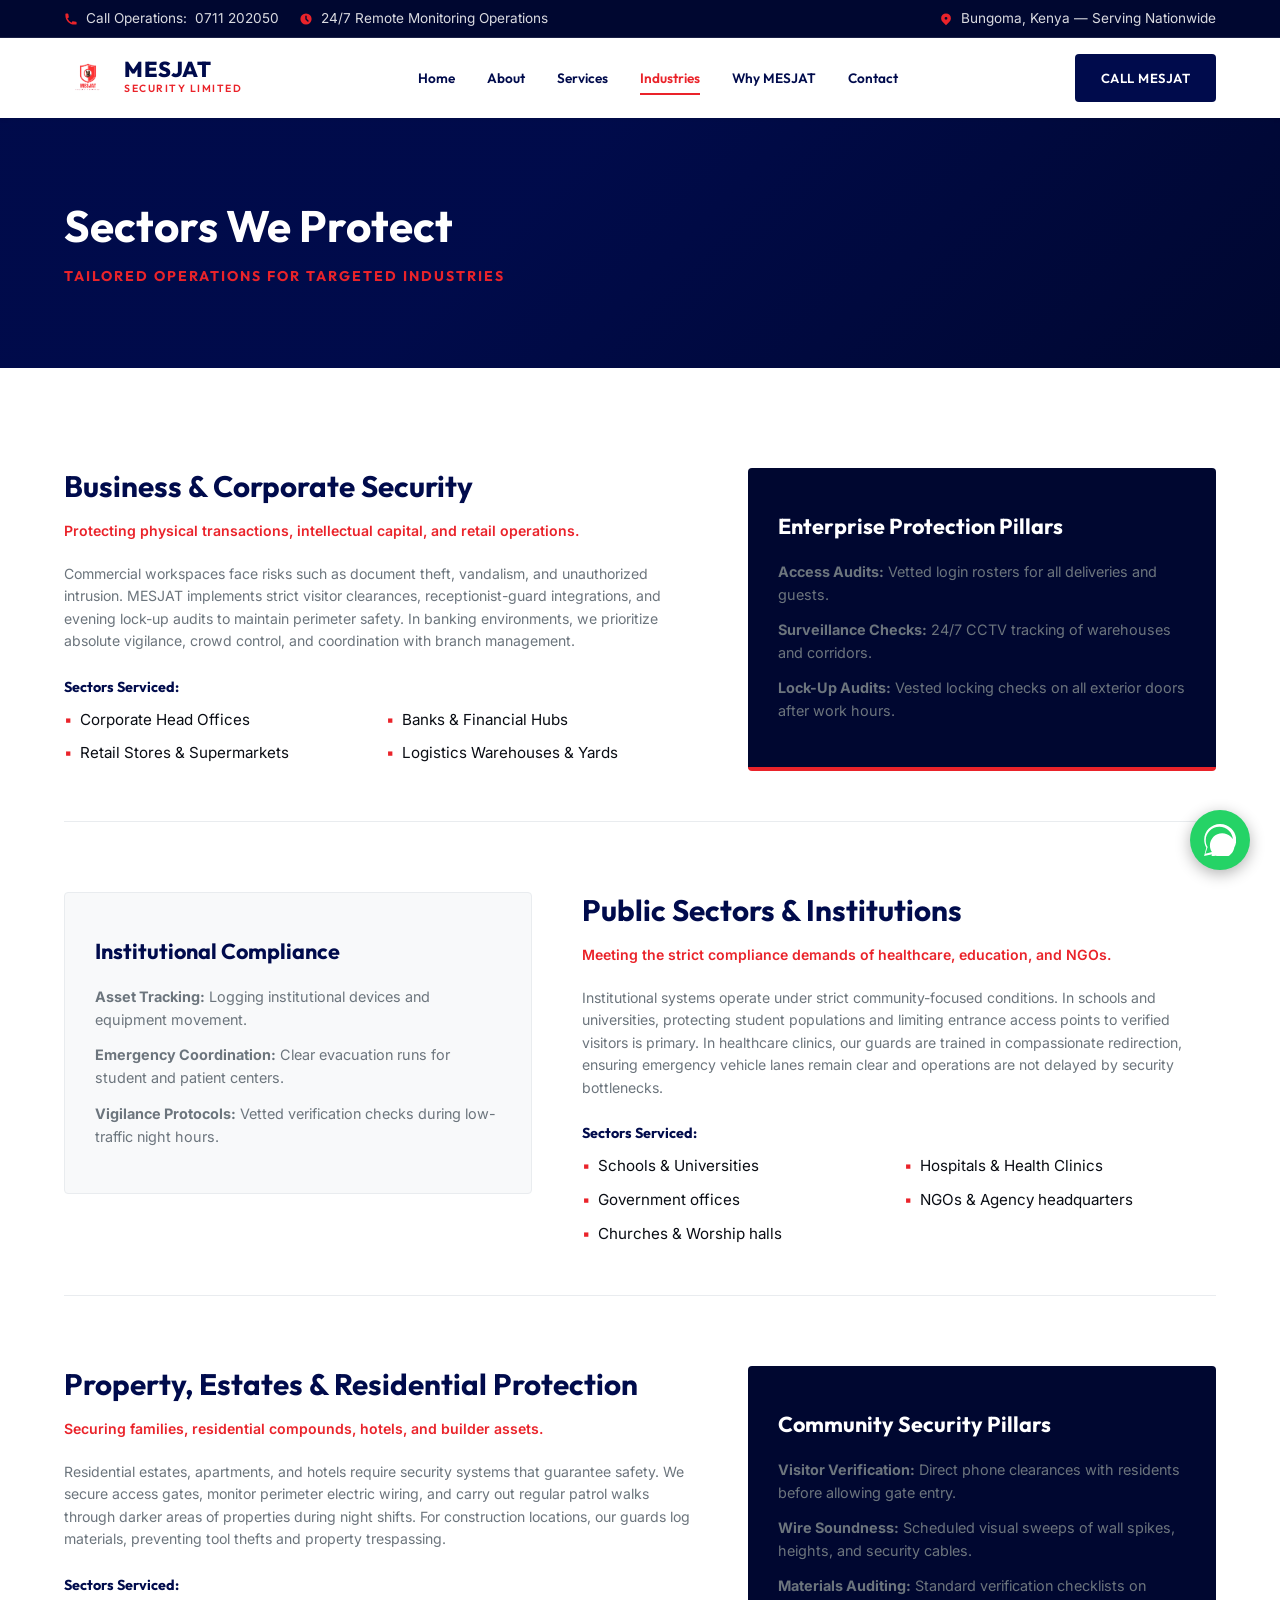
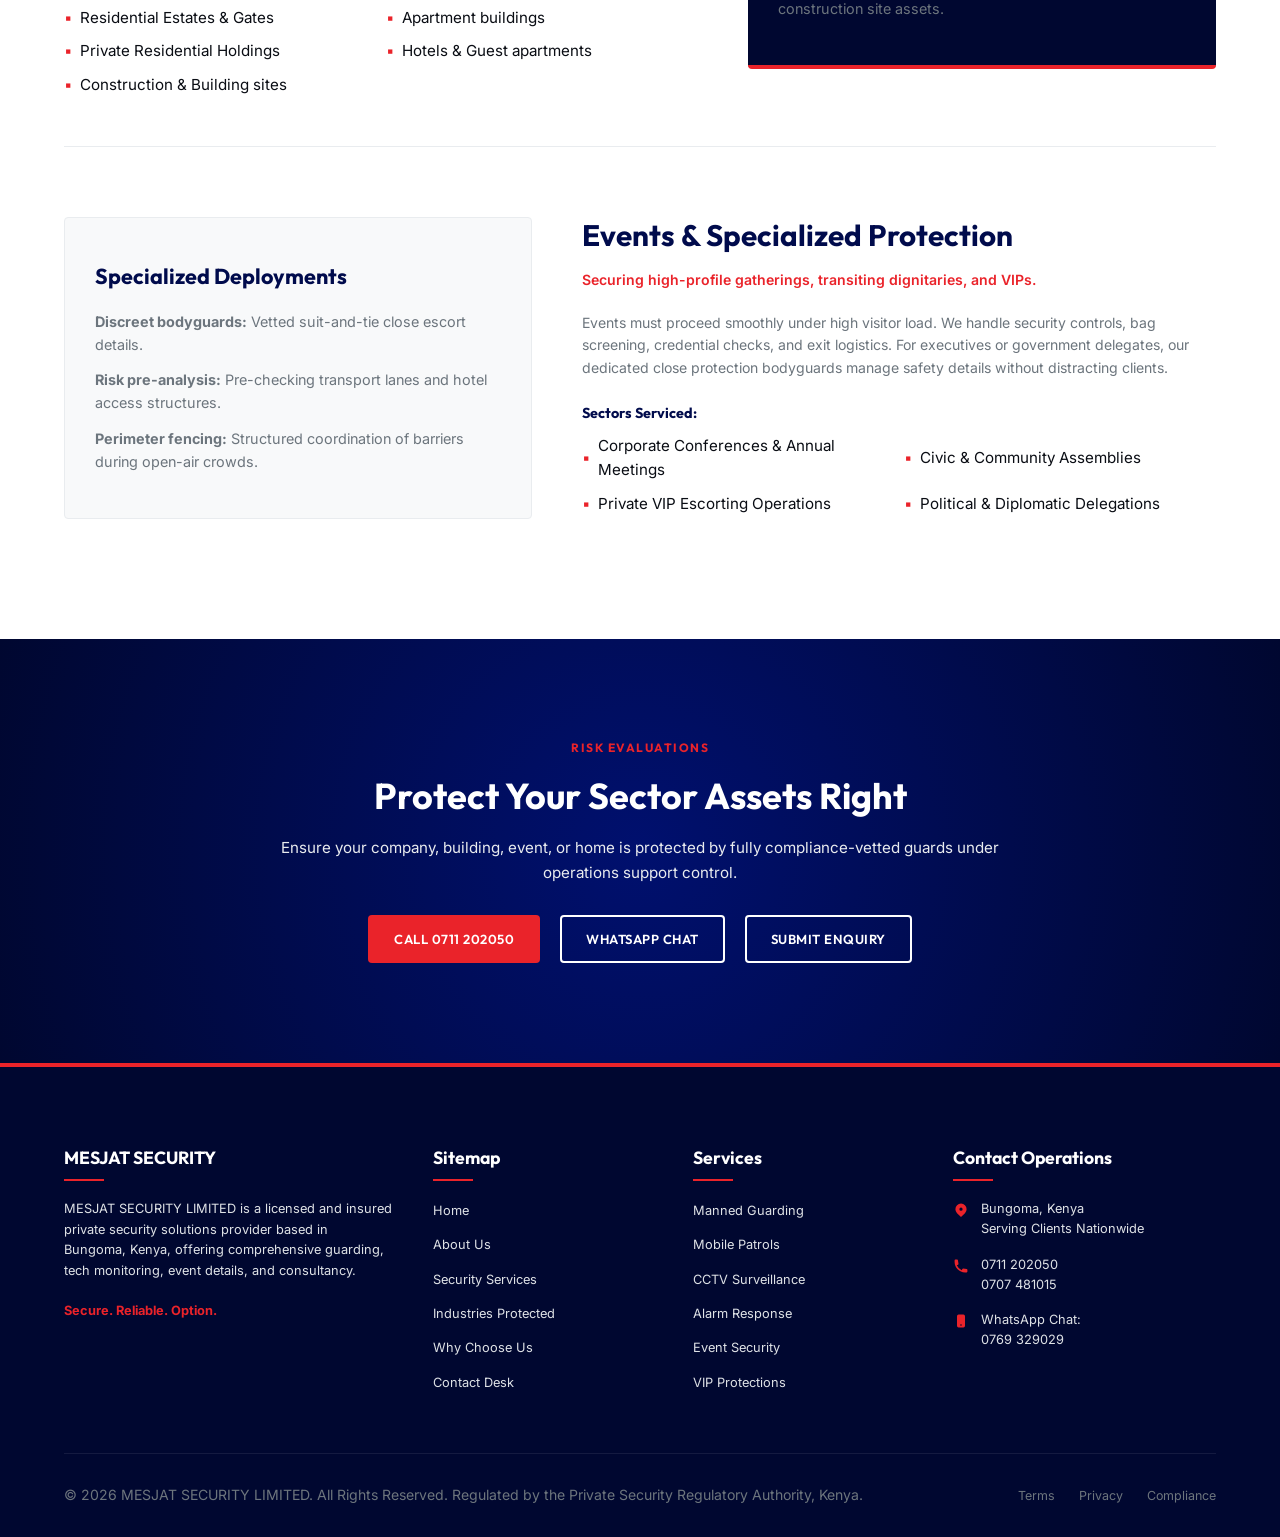
<file: industries.html>
<!DOCTYPE html>
<html lang="en">

<head>
    <meta charset="UTF-8">
    <meta name="viewport" content="width=device-width, initial-scale=1.0">
    <title>Industries Protected - MESJAT SECURITY LIMITED</title>
    <meta name="description"
        content="View the industries we serve and protect in Bungoma and across Kenya. Custom compliance-driven security systems, static guarding, and surveillance for business, education, residential, and event sectors.">
    <meta name="keywords"
        content="corporate security Kenya, bank security Bungoma, estate security Kenya, hospital guards, school security, residential guard services Bungoma">
    <link rel="shortcut icon" href="assets/Mesjat logo.png" type="image/x-icon">
    <link rel="stylesheet" href="css/style.css">
</head>

<body>

    <!-- Top Bar -->
    <div class="top-bar">
        <div class="container">
            <div class="top-bar-info">
                <div class="top-bar-item">
                    <svg fill="currentColor" viewBox="0 0 20 20">
                        <path
                            d="M2 3a1 1 0 011-1h2.153a1 1 0 01.986.836l.74 4.435a1 1 0 01-.54 1.06l-1.548.773a11.037 11.037 0 006.105 6.105l.774-1.548a1 1 0 011.059-.54l4.435.74a1 1 0 01.836.986V17a1 1 0 01-1 1h-2C7.82 18 2 12.18 2 5V3z">
                        </path>
                    </svg>
                    Call Operations: <a href="tel:0711202050" class="phone-link-primary" data-format-text="true">0711
                        202050</a>
                </div>
                <div class="top-bar-item">
                    <svg fill="currentColor" viewBox="0 0 20 20">
                        <path fill-rule="evenodd"
                            d="M10 18a8 8 0 100-16 8 8 0 000 16zm1-12a1 1 0 10-2 0v4a1 1 0 00.293.707l2.828 2.829a1 1 0 101.415-1.415L11 9.586V6z"
                            clip-rule="evenodd"></path>
                    </svg>
                    24/7 Remote Monitoring Operations
                </div>
            </div>
            <div class="top-bar-info">
                <div class="top-bar-item">
                    <svg fill="currentColor" viewBox="0 0 20 20">
                        <path fill-rule="evenodd"
                            d="M5.05 4.05a7 7 0 119.9 9.9L10 18.9l-4.95-4.95a7 7 0 010-9.9zM10 11a2 2 0 100-4 2 2 0 000 4z"
                            clip-rule="evenodd"></path>
                    </svg>
                    Bungoma, Kenya — Serving Nationwide
                </div>
            </div>
        </div>
    </div>

    <!-- Header -->
    <header class="site-header">
        <div class="container">
            <a href="index.html" class="logo-link">
                <img src="assets/Mesjat logo.png" alt="MESJAT logo" class="logo-img">
                <div class="logo-text">
                    <span class="logo-name">MESJAT</span>
                    <span class="logo-sub">SECURITY LIMITED</span>
                </div>
            </a>

            <nav class="nav-bar" aria-label="Main Navigation">
                <ul class="nav-menu">
                    <li><a href="index.html" class="nav-link">Home</a></li>
                    <li><a href="about.html" class="nav-link">About</a></li>
                    <li><a href="services.html" class="nav-link">Services</a></li>
                    <li><a href="industries.html" class="nav-link active">Industries</a></li>
                    <li><a href="why-mesjat.html" class="nav-link">Why MESJAT</a></li>
                    <li><a href="contact.html" class="nav-link">Contact</a></li>
                </ul>
            </nav>

            <div class="header-cta">
                <a href="tel:0711202050" class="btn btn-navy phone-link-primary" data-format-text="false">CALL
                    MESJAT</a>
            </div>

            <button class="burger-menu" aria-label="Toggle navigation menu" aria-expanded="false">
                <span class="burger-bar"></span>
                <span class="burger-bar"></span>
                <span class="burger-bar"></span>
            </button>
        </div>
    </header>

    <!-- Subpage Hero -->
    <section class="hero" style="min-height: 250px; padding: 40px 0; background-color: var(--brand-navy-dark);"
        aria-label="Subpage Header">
        <div class="hero-overlay"></div>
        <div class="container">
            <div class="hero-content reveal active" style="max-width: 100%;">
                <h1 style="font-size: 2.75rem; margin-bottom: 12px; color: var(--color-light);">Sectors We Protect</h1>
                <p
                    style="color: var(--brand-red); font-family: var(--font-heading); font-weight: 700; text-transform: uppercase; letter-spacing: 2px; margin: 0;">
                    Tailored Operations for Targeted Industries</p>
            </div>
        </div>
    </section>

    <!-- Industries Deep Dive Section -->
    <section class="section" id="industries-main" aria-label="Industries Deep Dive Detail">
        <div class="container">
            <div style="display: flex; flex-direction: column; gap: 70px;">

                <!-- Category 1: Corporate & Business -->
                <div
                    style="display: grid; grid-template-columns: 1.15fr 0.85fr; gap: 50px; align-items: start; border-bottom: 1px solid var(--color-gray-100); padding-bottom: 50px;">
                    <div>
                        <h2 style="font-size:1.85rem; color:var(--brand-navy); margin-bottom:15px;">Business & Corporate
                            Security</h2>
                        <p style="font-weight: 600; color: var(--brand-red); margin-bottom: 20px;">Protecting physical
                            transactions, intellectual capital, and retail operations.</p>
                        <p style="margin-bottom: 25px;">Commercial workspaces face risks such as document theft,
                            vandalism, and unauthorized intrusion. MESJAT implements strict visitor clearances,
                            receptionist-guard integrations, and evening lock-up audits to maintain perimeter safety. In
                            banking environments, we prioritize absolute vigilance, crowd control, and coordination with
                            branch management.</p>

                        <h4 style="margin-bottom:12px; color:var(--brand-navy);">Sectors Serviced:</h4>
                        <div style="display: grid; grid-template-columns: 1fr 1fr; gap: 10px;">
                            <div style="font-size:0.95rem; display:flex; align-items:center; gap:8px;"><span
                                    style="color:var(--brand-red);">▪</span> Corporate Head Offices</div>
                            <div style="font-size:0.95rem; display:flex; align-items:center; gap:8px;"><span
                                    style="color:var(--brand-red);">▪</span> Banks & Financial Hubs</div>
                            <div style="font-size:0.95rem; display:flex; align-items:center; gap:8px;"><span
                                    style="color:var(--brand-red);">▪</span> Retail Stores & Supermarkets</div>
                            <div style="font-size:0.95rem; display:flex; align-items:center; gap:8px;"><span
                                    style="color:var(--brand-red);">▪</span> Logistics Warehouses & Yards</div>
                        </div>
                    </div>
                    <div
                        style="background-color: var(--brand-navy-dark); padding: 45px 30px; border-radius: var(--border-radius-sm); color: var(--color-light); border-bottom: 4px solid var(--brand-red);">
                        <h3 style="color: var(--color-light); margin-bottom: 20px; font-size: 1.35rem;">Enterprise
                            Protection Pillars</h3>
                        <p style="font-size:0.9rem; margin-bottom:12px;"><strong>Access Audits:</strong> Vetted login
                            rosters for all deliveries and guests.</p>
                        <p style="font-size:0.9rem; margin-bottom:12px;"><strong>Surveillance Checks:</strong> 24/7 CCTV
                            tracking of warehouses and corridors.</p>
                        <p style="font-size:0.9rem; margin-bottom:0;"><strong>Lock-Up Audits:</strong> Vested locking
                            checks on all exterior doors after work hours.</p>
                    </div>
                </div>

                <!-- Category 2: Public Sectors & Institutions -->
                <div
                    style="display: grid; grid-template-columns: 0.85fr 1.15fr; gap: 50px; align-items: start; border-bottom: 1px solid var(--color-gray-100); padding-bottom: 50px;">
                    <div
                        style="background-color: var(--color-gray-50); padding: 45px 30px; border-radius: var(--border-radius-sm); border: 1px solid var(--color-gray-100);">
                        <h3 style="color: var(--brand-navy); margin-bottom: 20px; font-size: 1.35rem;">Institutional
                            Compliance</h3>
                        <p style="font-size:0.9rem; margin-bottom:12px;"><strong>Asset Tracking:</strong> Logging
                            institutional devices and equipment movement.</p>
                        <p style="font-size:0.9rem; margin-bottom:12px;"><strong>Emergency Coordination:</strong> Clear
                            evacuation runs for student and patient centers.</p>
                        <p style="font-size:0.9rem; margin-bottom:0;"><strong>Vigilance Protocols:</strong> Vetted
                            verification checks during low-traffic night hours.</p>
                    </div>
                    <div>
                        <h2 style="font-size:1.85rem; color:var(--brand-navy); margin-bottom:15px;">Public Sectors &
                            Institutions</h2>
                        <p style="font-weight: 600; color: var(--brand-red); margin-bottom: 20px;">Meeting the strict
                            compliance demands of healthcare, education, and NGOs.</p>
                        <p style="margin-bottom: 25px;">Institutional systems operate under strict community-focused
                            conditions. In schools and universities, protecting student populations and limiting
                            entrance access points to verified visitors is primary. In healthcare clinics, our guards
                            are trained in compassionate redirection, ensuring emergency vehicle lanes remain clear and
                            operations are not delayed by security bottlenecks.</p>

                        <h4 style="margin-bottom:12px; color:var(--brand-navy);">Sectors Serviced:</h4>
                        <div style="display: grid; grid-template-columns: 1fr 1fr; gap: 10px;">
                            <div style="font-size:0.95rem; display:flex; align-items:center; gap:8px;"><span
                                    style="color:var(--brand-red);">▪</span> Schools & Universities</div>
                            <div style="font-size:0.95rem; display:flex; align-items:center; gap:8px;"><span
                                    style="color:var(--brand-red);">▪</span> Hospitals & Health Clinics</div>
                            <div style="font-size:0.95rem; display:flex; align-items:center; gap:8px;"><span
                                    style="color:var(--brand-red);">▪</span> Government offices</div>
                            <div style="font-size:0.95rem; display:flex; align-items:center; gap:8px;"><span
                                    style="color:var(--brand-red);">▪</span> NGOs & Agency headquarters</div>
                            <div style="font-size:0.95rem; display:flex; align-items:center; gap:8px;"><span
                                    style="color:var(--brand-red);">▪</span> Churches & Worship halls</div>
                        </div>
                    </div>
                </div>

                <!-- Category 3: Property & Residential -->
                <div
                    style="display: grid; grid-template-columns: 1.15fr 0.85fr; gap: 50px; align-items: start; border-bottom: 1px solid var(--color-gray-100); padding-bottom: 50px;">
                    <div>
                        <h2 style="font-size:1.85rem; color:var(--brand-navy); margin-bottom:15px;">Property, Estates &
                            Residential Protection</h2>
                        <p style="font-weight: 600; color: var(--brand-red); margin-bottom: 20px;">Securing families,
                            residential compounds, hotels, and builder assets.</p>
                        <p style="margin-bottom: 25px;">Residential estates, apartments, and hotels require security
                            systems that guarantee safety. We secure access gates, monitor perimeter electric wiring,
                            and carry out regular patrol walks through darker areas of properties during night shifts.
                            For construction locations, our guards log materials, preventing tool thefts and property
                            trespassing.</p>

                        <h4 style="margin-bottom:12px; color:var(--brand-navy);">Sectors Serviced:</h4>
                        <div style="display: grid; grid-template-columns: 1fr 1fr; gap: 10px;">
                            <div style="font-size:0.95rem; display:flex; align-items:center; gap:8px;"><span
                                    style="color:var(--brand-red);">▪</span> Residential Estates & Gates</div>
                            <div style="font-size:0.95rem; display:flex; align-items:center; gap:8px;"><span
                                    style="color:var(--brand-red);">▪</span> Apartment buildings</div>
                            <div style="font-size:0.95rem; display:flex; align-items:center; gap:8px;"><span
                                    style="color:var(--brand-red);">▪</span> Private Residential Holdings</div>
                            <div style="font-size:0.95rem; display:flex; align-items:center; gap:8px;"><span
                                    style="color:var(--brand-red);">▪</span> Hotels & Guest apartments</div>
                            <div style="font-size:0.95rem; display:flex; align-items:center; gap:8px;"><span
                                    style="color:var(--brand-red);">▪</span> Construction & Building sites</div>
                        </div>
                    </div>
                    <div
                        style="background-color: var(--brand-navy-dark); padding: 45px 30px; border-radius: var(--border-radius-sm); color: var(--color-light); border-bottom: 4px solid var(--brand-red);">
                        <h3 style="color: var(--color-light); margin-bottom: 20px; font-size: 1.35rem;">Community
                            Security Pillars</h3>
                        <p style="font-size:0.9rem; margin-bottom:12px;"><strong>Visitor Verification:</strong> Direct
                            phone clearances with residents before allowing gate entry.</p>
                        <p style="font-size:0.9rem; margin-bottom:12px;"><strong>Wire Soundness:</strong> Scheduled
                            visual sweeps of wall spikes, heights, and security cables.</p>
                        <p style="font-size:0.9rem; margin-bottom:0;"><strong>Materials Auditing:</strong> Standard
                            verification checklists on construction site assets.</p>
                    </div>
                </div>

                <!-- Category 4: Events & Specialized protection -->
                <div
                    style="display: grid; grid-template-columns: 0.85fr 1.15fr; gap: 50px; align-items: start; padding-bottom: 20px;">
                    <div
                        style="background-color: var(--color-gray-50); padding: 45px 30px; border-radius: var(--border-radius-sm); border: 1px solid var(--color-gray-100);">
                        <h3 style="color: var(--brand-navy); margin-bottom: 20px; font-size: 1.35rem;">Specialized
                            Deployments</h3>
                        <p style="font-size:0.9rem; margin-bottom:12px;"><strong>Discreet bodyguards:</strong> Vetted
                            suit-and-tie close escort details.</p>
                        <p style="font-size:0.9rem; margin-bottom:12px;"><strong>Risk pre-analysis:</strong>
                            Pre-checking transport lanes and hotel access structures.</p>
                        <p style="font-size:0.9rem; margin-bottom:0;"><strong>Perimeter fencing:</strong> Structured
                            coordination of barriers during open-air crowds.</p>
                    </div>
                    <div>
                        <h2 style="font-size:1.85rem; color:var(--brand-navy); margin-bottom:15px;">Events & Specialized
                            Protection</h2>
                        <p style="font-weight: 600; color: var(--brand-red); margin-bottom: 20px;">Securing high-profile
                            gatherings, transiting dignitaries, and VIPs.</p>
                        <p style="margin-bottom: 25px;">Events must proceed smoothly under high visitor load. We handle
                            security controls, bag screening, credential checks, and exit logistics. For executives or
                            government delegates, our dedicated close protection bodyguards manage safety details
                            without distracting clients.</p>

                        <h4 style="margin-bottom:12px; color:var(--brand-navy);">Sectors Serviced:</h4>
                        <div style="display: grid; grid-template-columns: 1fr 1fr; gap: 10px;">
                            <div style="font-size:0.95rem; display:flex; align-items:center; gap:8px;"><span
                                    style="color:var(--brand-red);">▪</span> Corporate Conferences & Annual Meetings
                            </div>
                            <div style="font-size:0.95rem; display:flex; align-items:center; gap:8px;"><span
                                    style="color:var(--brand-red);">▪</span> Civic & Community Assemblies</div>
                            <div style="font-size:0.95rem; display:flex; align-items:center; gap:8px;"><span
                                    style="color:var(--brand-red);">▪</span> Private VIP Escorting Operations</div>
                            <div style="font-size:0.95rem; display:flex; align-items:center; gap:8px;"><span
                                    style="color:var(--brand-red);">▪</span> Political & Diplomatic Delegations</div>
                        </div>
                    </div>
                </div>

            </div>
        </div>
    </section>

    <!-- Consultation Assessment CTA -->
    <section class="lead-section reveal" aria-label="Request Security Assessment">
        <div class="container">
            <span class="lead-subtitle">Risk Evaluations</span>
            <h2>Protect Your Sector Assets Right</h2>
            <p>Ensure your company, building, event, or home is protected by fully compliance-vetted guards under
                operations support control.</p>
            <div class="lead-actions">
                <a href="tel:0711202050" class="btn btn-primary phone-link-primary" data-format-text="false">CALL 0711
                    202050</a>
                <a href="#" class="btn btn-secondary whatsapp-link-btn" target="_blank" rel="noopener">WHATSAPP CHAT</a>
                <a href="contact.html" class="btn btn-outline"
                    style="border-color:var(--color-light); color:var(--color-light);">SUBMIT ENQUIRY</a>
            </div>
        </div>
    </section>

    <!-- Footer -->
    <footer class="site-footer">
        <div class="container">
            <div class="footer-grid">
                <div class="footer-col footer-about">
                    <h3>MESJAT SECURITY</h3>
                    <p>MESJAT SECURITY LIMITED is a licensed and insured private security solutions provider based in
                        Bungoma, Kenya, offering comprehensive guarding, tech monitoring, event details, and
                        consultancy.</p>
                    <p style="font-weight: 700; color: var(--brand-red);">Secure. Reliable. Option.</p>
                </div>

                <div class="footer-col">
                    <h3>Sitemap</h3>
                    <ul class="footer-links-list">
                        <li><a href="index.html" class="footer-link">Home</a></li>
                        <li><a href="about.html" class="footer-link">About Us</a></li>
                        <li><a href="services.html" class="footer-link">Security Services</a></li>
                        <li><a href="industries.html" class="footer-link">Industries Protected</a></li>
                        <li><a href="why-mesjat.html" class="footer-link">Why Choose Us</a></li>
                        <li><a href="contact.html" class="footer-link">Contact Desk</a></li>
                    </ul>
                </div>

                <div class="footer-col">
                    <h3>Services</h3>
                    <ul class="footer-links-list">
                        <li><a href="services.html#manned-guarding" class="footer-link">Manned Guarding</a></li>
                        <li><a href="services.html#mobile-patrols" class="footer-link">Mobile Patrols</a></li>
                        <li><a href="services.html#cctv-monitoring" class="footer-link">CCTV Surveillance</a></li>
                        <li><a href="services.html#alarm-response" class="footer-link">Alarm Response</a></li>
                        <li><a href="services.html#event-security" class="footer-link">Event Security</a></li>
                        <li><a href="services.html#vip-protection" class="footer-link">VIP Protections</a></li>
                    </ul>
                </div>

                <div class="footer-col">
                    <h3>Contact Operations</h3>
                    <div class="footer-contact-info">
                        <div class="footer-contact-item">
                            <svg fill="currentColor" viewBox="0 0 20 20">
                                <path fill-rule="evenodd"
                                    d="M5.05 4.05a7 7 0 119.9 9.9L10 18.9l-4.95-4.95a7 7 0 010-9.9zM10 11a2 2 0 100-4 2 2 0 000 4z"
                                    clip-rule="evenodd"></path>
                            </svg>
                            <span>Bungoma, Kenya<br>Serving Clients Nationwide</span>
                        </div>
                        <div class="footer-contact-item">
                            <svg fill="currentColor" viewBox="0 0 20 20">
                                <path
                                    d="M2 3a1 1 0 011-1h2.153a1 1 0 01.986.836l.74 4.435a1 1 0 01-.54 1.06l-1.548.773a11.037 11.037 0 006.105 6.105l.774-1.548a1 1 0 011.059-.54l4.435.74a1 1 0 01.836.986V17a1 1 0 01-1 1h-2C7.82 18 2 12.18 2 5V3z">
                                </path>
                            </svg>
                            <div>
                                <a href="tel:0711202050" class="phone-link-primary">0711 202050</a><br>
                                <a href="tel:0707481015" class="phone-link-secondary">0707 481015</a>
                            </div>
                        </div>
                        <div class="footer-contact-item">
                            <svg fill="currentColor" viewBox="0 0 20 20">
                                <path fill-rule="evenodd"
                                    d="M7 2a2 2 0 00-2 2v12a2 2 0 002 2h6a2 2 0 002-2V4a2 2 0 00-2-2H7zm3 14a1 1 0 100-2 1 1 0 000 2z"
                                    clip-rule="evenodd"></path>
                            </svg>
                            <div>
                                WhatsApp Chat:<br>
                                <a href="#" class="whatsapp-link-btn" target="_blank" rel="noopener">0769 329029</a>
                            </div>
                        </div>
                    </div>
                </div>
            </div>

            <div class="footer-bottom">
                <p>&copy; 2026 MESJAT SECURITY LIMITED. All Rights Reserved. Regulated by the Private Security
                    Regulatory Authority, Kenya.</p>
                <div class="footer-bottom-links">
                    <a href="contact.html">Terms</a>
                    <a href="contact.html">Privacy</a>
                    <a href="contact.html">Compliance</a>
                </div>
            </div>
        </div>
    </footer>

    <!-- Floating WhatsApp Widget -->
    <a href="#" class="whats-app-btn whatsapp-link-btn" target="_blank" rel="noopener"
        aria-label="Chat with MESJAT on WhatsApp">
        <svg viewBox="0 0 24 24" fill="currentColor">
            <path
                d="M.057 24l1.687-6.163c-1.041-1.804-1.588-3.849-1.587-5.946C.003 5.419 5.422.002 12.079.002c3.222.001 6.252 1.255 8.533 3.538 2.28 2.282 3.53 5.314 3.528 8.537-.006 6.661-5.426 12.079-12.081 12.079-.001 0-.001 0-.002 0-2.002-.001-3.973-.5-5.713-1.448L0 24zm6.75-2.885c1.611.955 3.197 1.458 4.705 1.458 5.626 0 10.201-4.576 10.206-10.206.002-2.727-1.059-5.291-2.988-7.222-1.928-1.93-4.492-2.991-7.22-2.991-5.631 0-10.21 4.58-10.215 10.211-.001 1.776.495 3.447 1.436 4.9L1.042 22.37l4.908-1.288-.143-.227c-.896-1.424-1.371-3.08-1.37-4.78.005-5.074 4.126-9.196 9.206-9.196 2.46 0 4.773.96 6.516 2.704 1.74 1.742 2.7 4.056 2.698 6.517-.005 5.078-4.128 9.201-9.208 9.201-1.636 0-3.111-.475-4.497-1.411l-.323-.192-3.342.877.892-3.25-.238-.38c-.974-1.554-1.488-3.359-1.487-5.215a9.124 9.124 0 011.085-4.298z" />
        </svg>
    </a>

    <!-- Core Scripts -->
    <script src="js/main.js"></script>
</body>

</html>
</file>
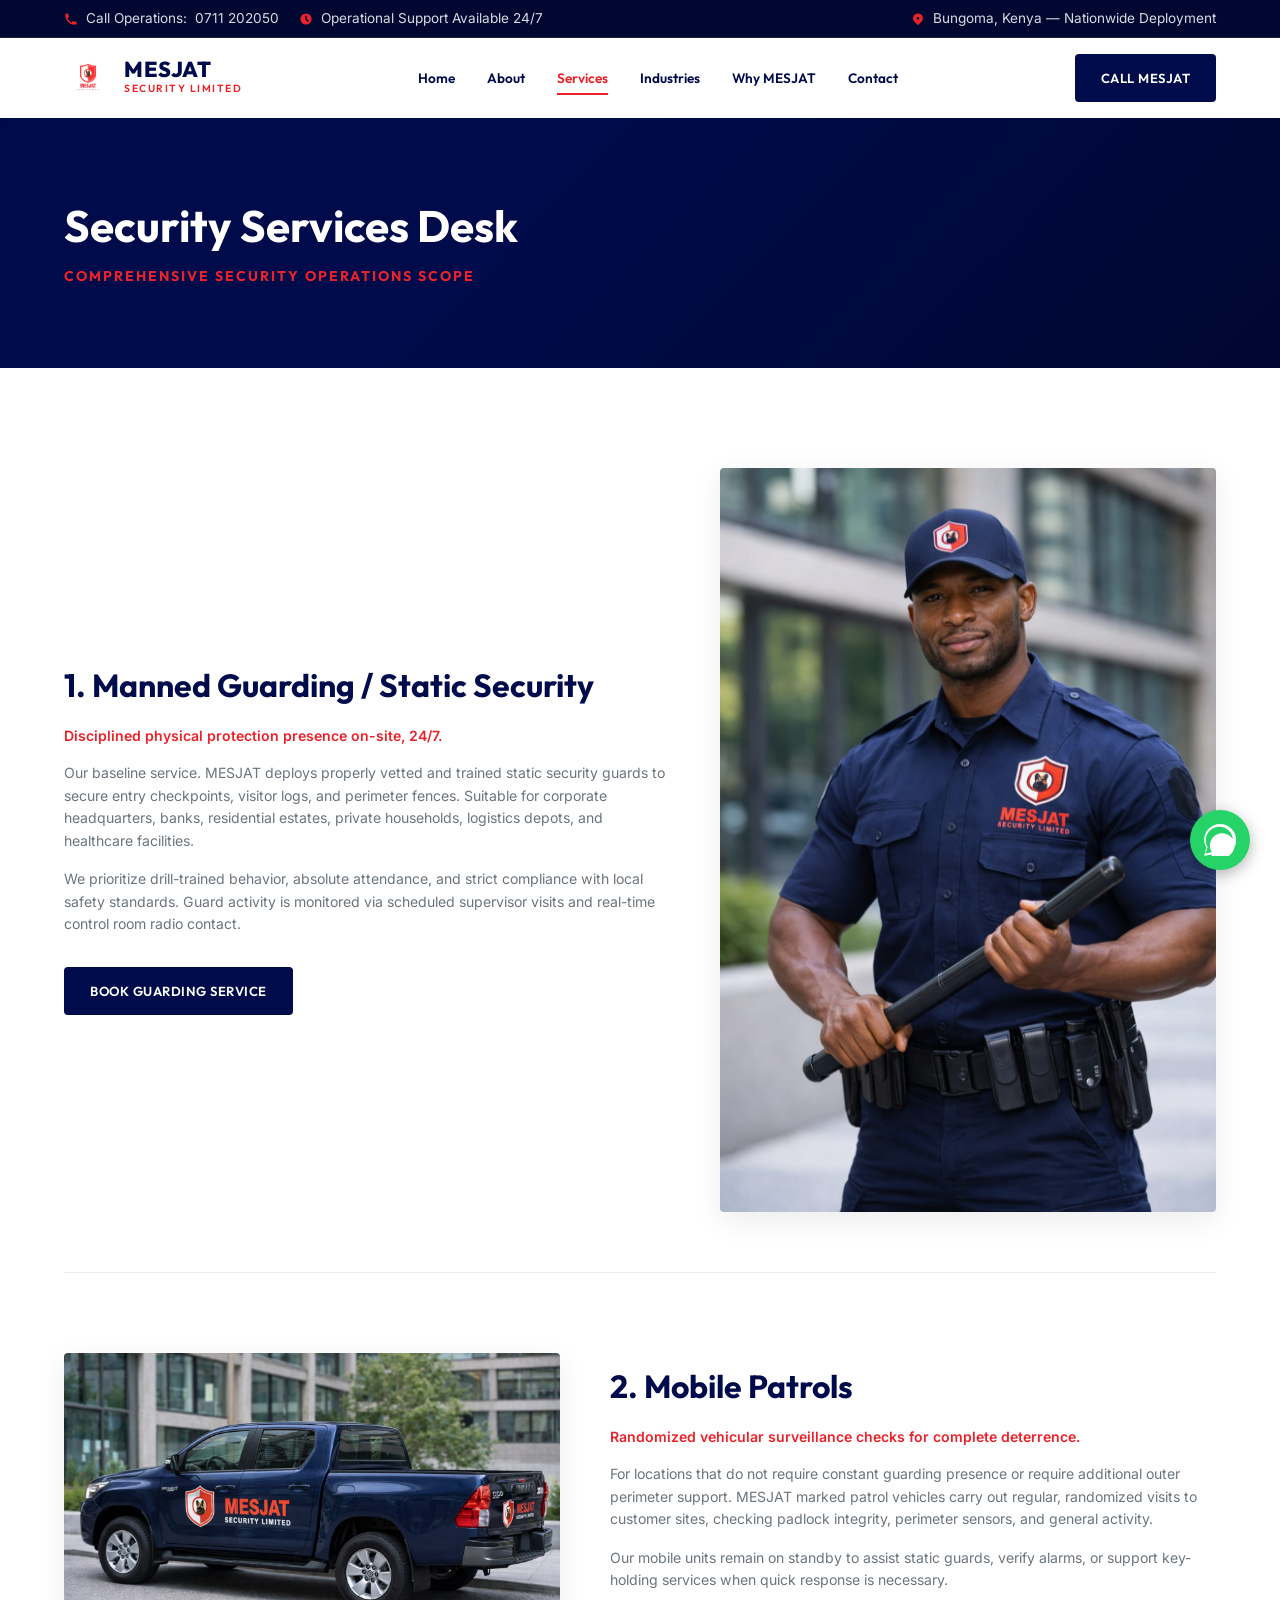
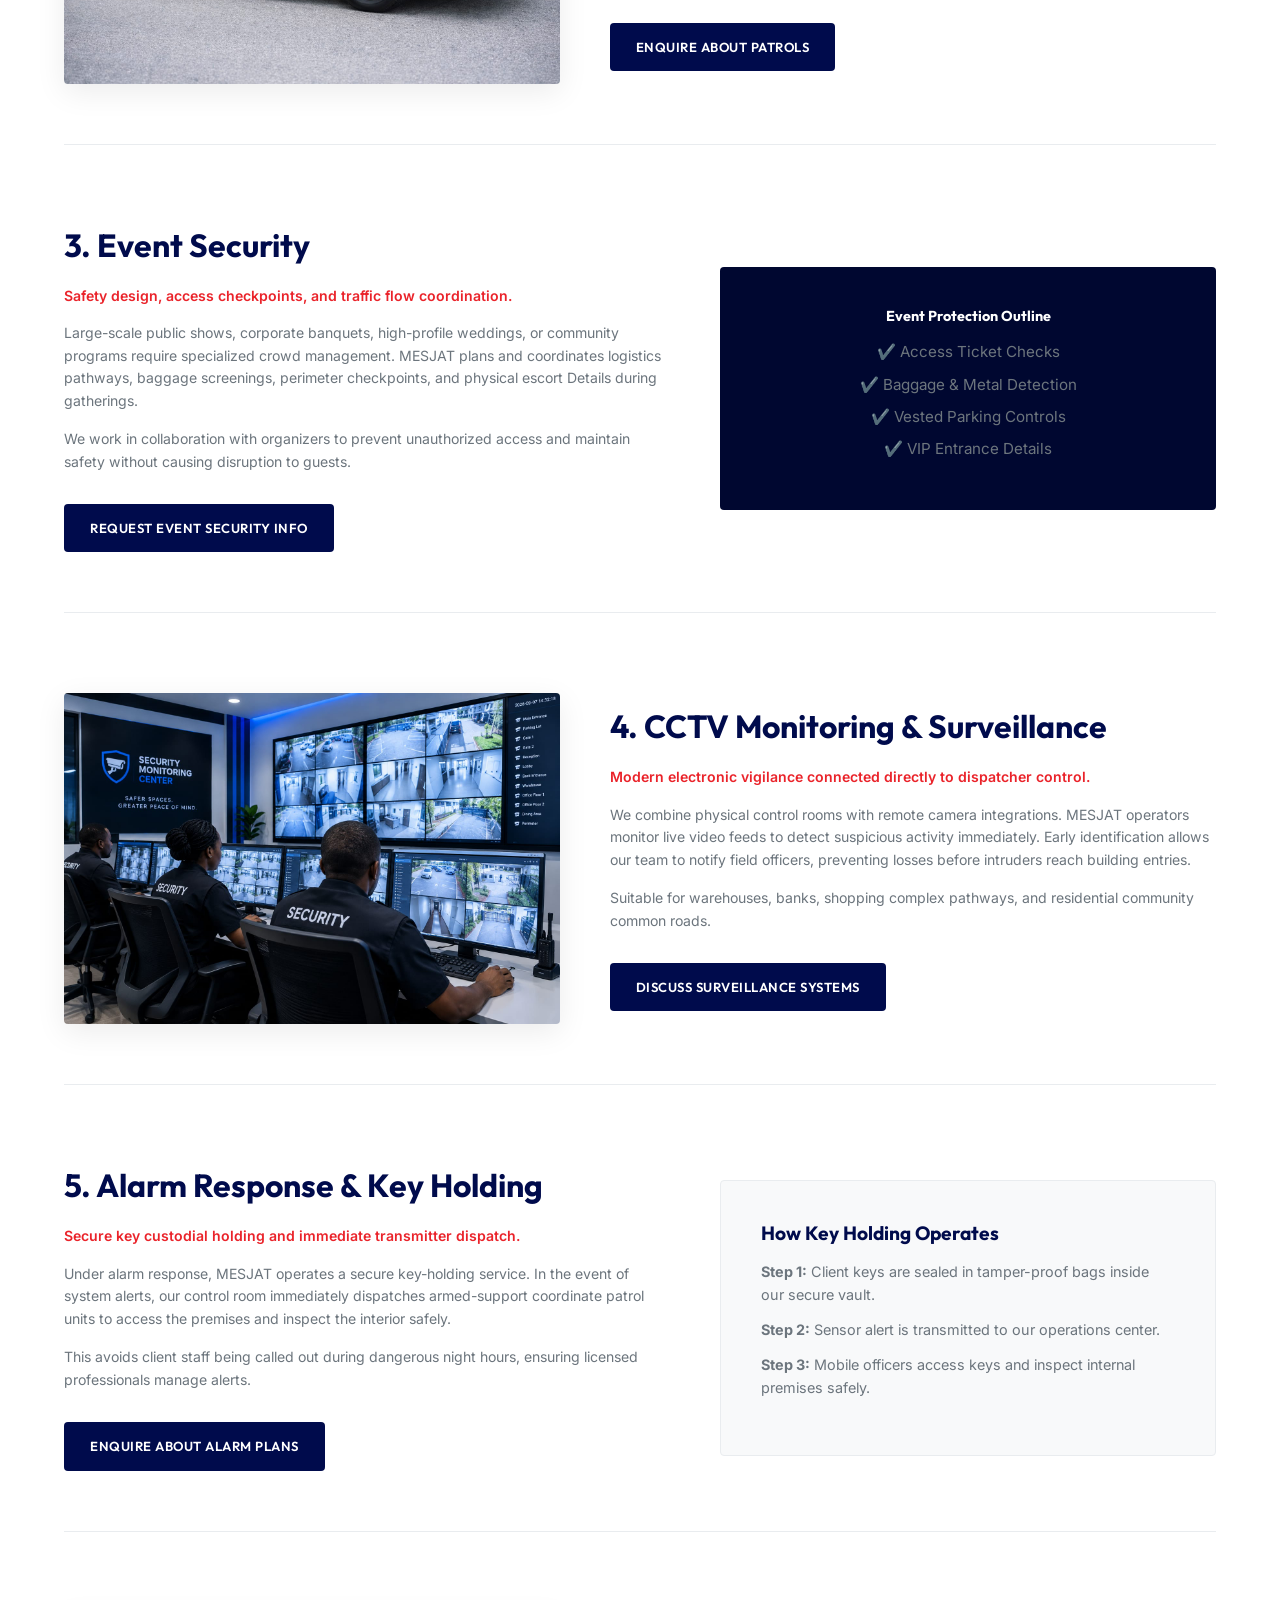
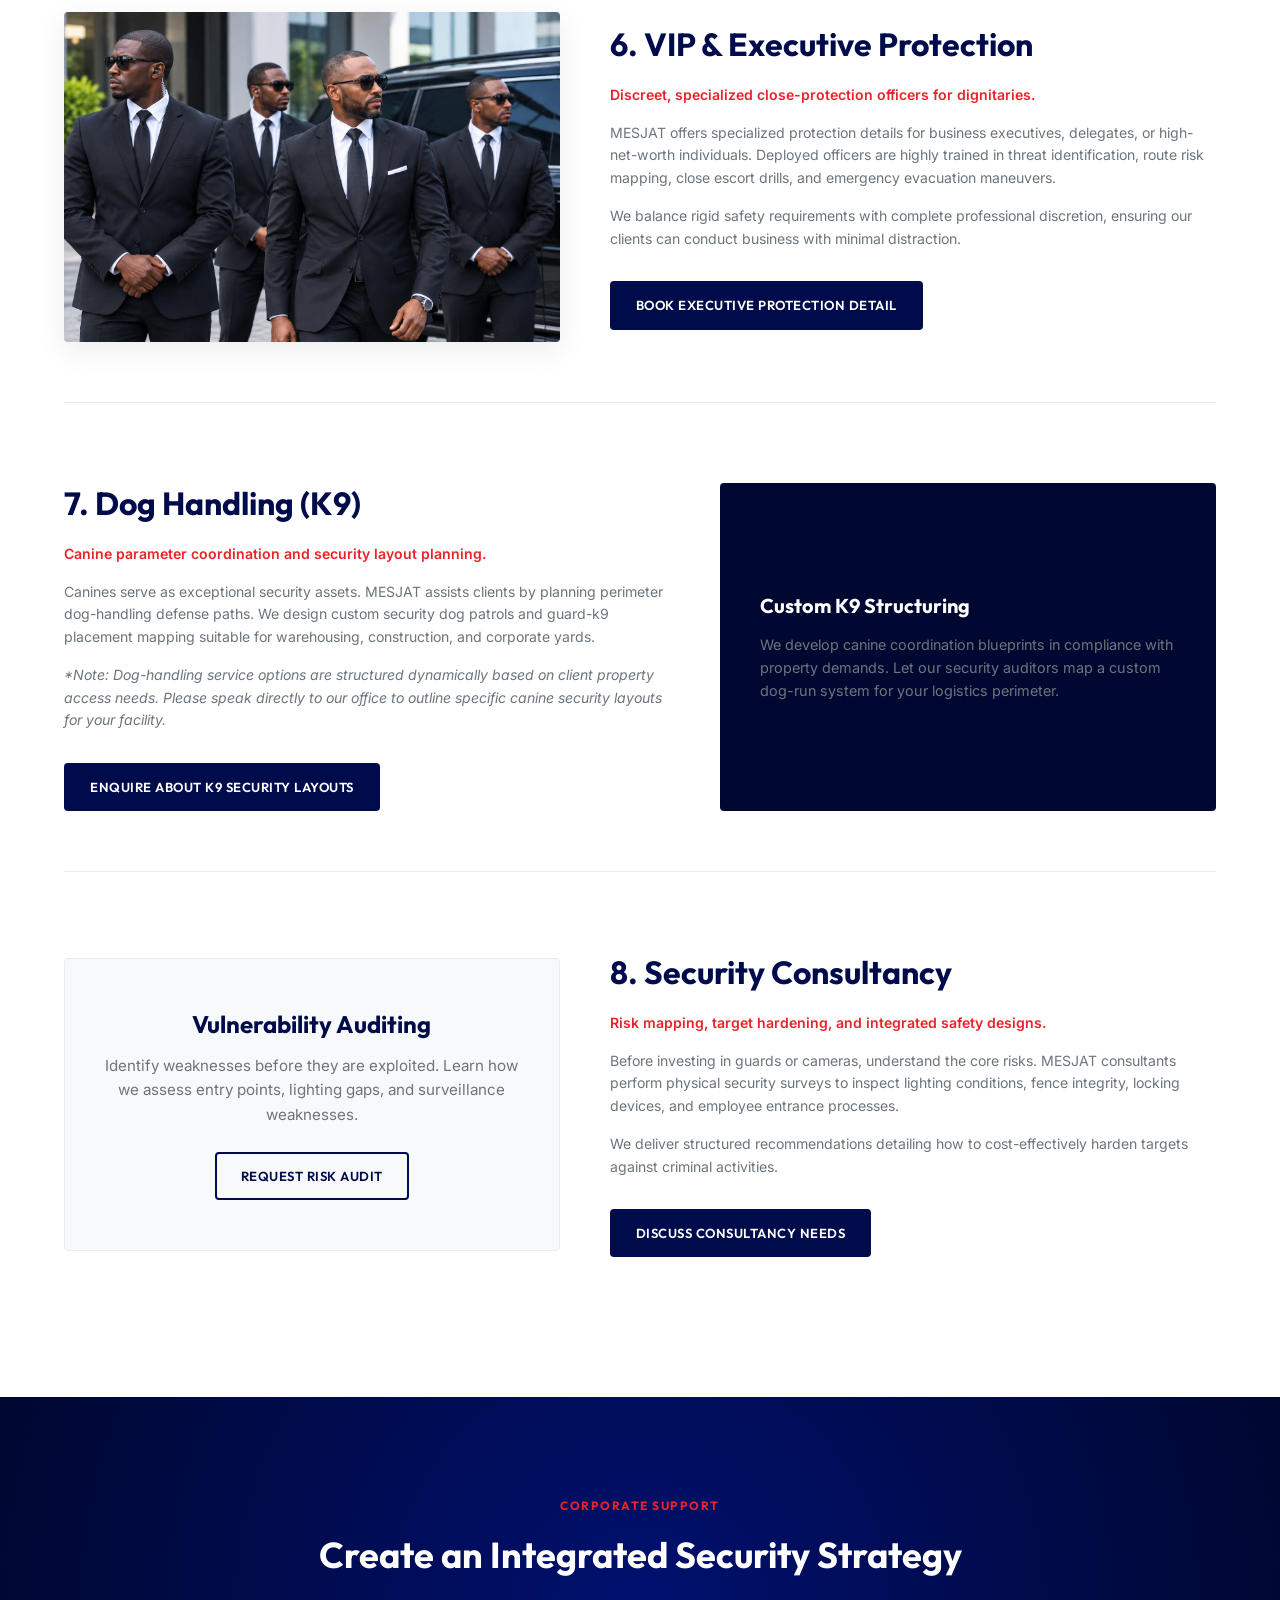
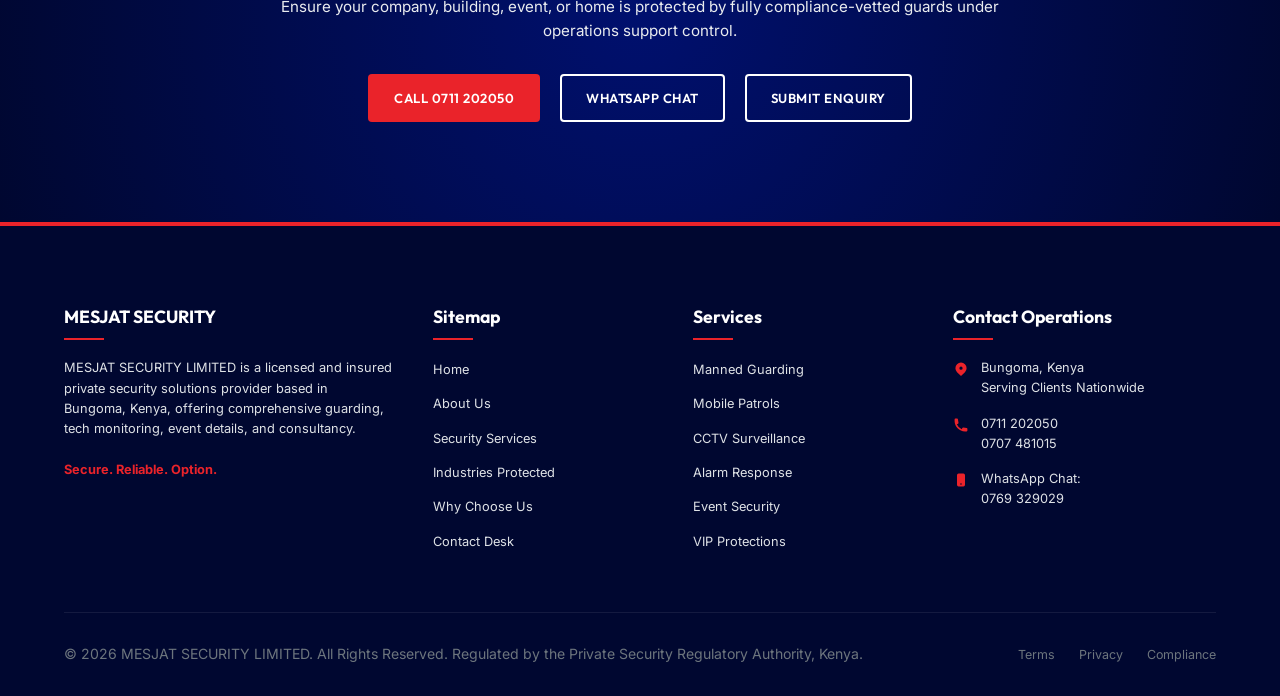
<file: services.html>
<!DOCTYPE html>
<html lang="en">

<head>
    <meta charset="UTF-8">
    <meta name="viewport" content="width=device-width, initial-scale=1.0">
    <title>Services General Profile - MESJAT SECURITY LIMITED</title>
    <meta name="description"
        content="View the full scope of security solutions provided by MESJAT SECURITY. Static guarding, mobile patrol units, CCTV surveillance systems, alarm responses, and security consultancy.">
    <meta name="keywords"
        content="manned guarding Kenya, mobile patrols, Event security Kenya, CCTV monitoring Bungoma, VIP escorts, alarm response Kenya, K9 security planning, security audit Kenya">
    <link rel="shortcut icon" href="assets/Mesjat logo.png" type="image/x-icon">
    <link rel="stylesheet" href="css/style.css">
</head>

<body>

    <!-- Top Bar -->
    <div class="top-bar">
        <div class="container">
            <div class="top-bar-info">
                <div class="top-bar-item">
                    <svg fill="currentColor" viewBox="0 0 20 20">
                        <path
                            d="M2 3a1 1 0 011-1h2.153a1 1 0 01.986.836l.74 4.435a1 1 0 01-.54 1.06l-1.548.773a11.037 11.037 0 006.105 6.105l.774-1.548a1 1 0 011.059-.54l4.435.74a1 1 0 01.836.986V17a1 1 0 01-1 1h-2C7.82 18 2 12.18 2 5V3z">
                        </path>
                    </svg>
                    Call Operations: <a href="tel:0711202050" class="phone-link-primary" data-format-text="true">0711
                        202050</a>
                </div>
                <div class="top-bar-item">
                    <svg fill="currentColor" viewBox="0 0 20 20">
                        <path fill-rule="evenodd"
                            d="M10 18a8 8 0 100-16 8 8 0 000 16zm1-12a1 1 0 10-2 0v4a1 1 0 00.293.707l2.828 2.829a1 1 0 101.415-1.415L11 9.586V6z"
                            clip-rule="evenodd"></path>
                    </svg>
                    Operational Support Available 24/7
                </div>
            </div>
            <div class="top-bar-info">
                <div class="top-bar-item">
                    <svg fill="currentColor" viewBox="0 0 20 20">
                        <path fill-rule="evenodd"
                            d="M5.05 4.05a7 7 0 119.9 9.9L10 18.9l-4.95-4.95a7 7 0 010-9.9zM10 11a2 2 0 100-4 2 2 0 000 4z"
                            clip-rule="evenodd"></path>
                    </svg>
                    Bungoma, Kenya — Nationwide Deployment
                </div>
            </div>
        </div>
    </div>

    <!-- Header -->
    <header class="site-header">
        <div class="container">
            <a href="index.html" class="logo-link">
                <img src="assets/Mesjat logo.png" alt="MESJAT logo" class="logo-img">
                <div class="logo-text">
                    <span class="logo-name">MESJAT</span>
                    <span class="logo-sub">SECURITY LIMITED</span>
                </div>
            </a>

            <nav class="nav-bar" aria-label="Main Navigation">
                <ul class="nav-menu">
                    <li><a href="index.html" class="nav-link">Home</a></li>
                    <li><a href="about.html" class="nav-link">About</a></li>
                    <li><a href="services.html" class="nav-link active">Services</a></li>
                    <li><a href="industries.html" class="nav-link">Industries</a></li>
                    <li><a href="why-mesjat.html" class="nav-link">Why MESJAT</a></li>
                    <li><a href="contact.html" class="nav-link">Contact</a></li>
                </ul>
            </nav>

            <div class="header-cta">
                <a href="tel:0711202050" class="btn btn-navy phone-link-primary" data-format-text="false">CALL
                    MESJAT</a>
            </div>

            <button class="burger-menu" aria-label="Toggle navigation menu" aria-expanded="false">
                <span class="burger-bar"></span>
                <span class="burger-bar"></span>
                <span class="burger-bar"></span>
            </button>
        </div>
    </header>

    <!-- Subpage Hero -->
    <section class="hero" style="min-height: 250px; padding: 40px 0; background-color: var(--brand-navy-dark);"
        aria-label="Subpage Header">
        <div class="hero-overlay"></div>
        <div class="container">
            <div class="hero-content reveal active" style="max-width: 100%;">
                <h1 style="font-size: 2.75rem; margin-bottom: 12px; color: var(--color-light);">Security Services Desk
                </h1>
                <p
                    style="color: var(--brand-red); font-family: var(--font-heading); font-weight: 700; text-transform: uppercase; letter-spacing: 2px; margin: 0;">
                    Comprehensive Security Operations Scope</p>
            </div>
        </div>
    </section>

    <!-- Services Grid Layout -->
    <section class="section" id="services-details" aria-label="Security Services Detail Section">
        <div class="container">

            <div style="display: flex; flex-direction: column; gap: 80px;">

                <!-- 1. Manned Guarding / Static Security -->
                <div id="manned-guarding"
                    style="display: grid; grid-template-columns: 1.1fr 0.9fr; gap: 50px; align-items: center; border-bottom: 1px solid var(--color-gray-100); padding-bottom: 60px;">
                    <div>
                        <h2 style="font-size: 2rem; margin-bottom: 20px; color: var(--brand-navy);">1. Manned Guarding /
                            Static Security</h2>
                        <p style="font-weight: 600; color: var(--brand-red); margin-bottom: 15px;">Disciplined physical
                            protection presence on-site, 24/7.</p>
                        <p>Our baseline service. MESJAT deploys properly vetted and trained static security guards to
                            secure entry checkpoints, visitor logs, and perimeter fences. Suitable for corporate
                            headquarters, banks, residential estates, private households, logistics depots, and
                            healthcare facilities.</p>
                        <p>We prioritize drill-trained behavior, absolute attendance, and strict compliance with local
                            safety standards. Guard activity is monitored via scheduled supervisor visits and real-time
                            control room radio contact.</p>
                        <a href="contact.html?service=static-security" class="btn btn-navy"
                            style="margin-top: 15px;">Book Guarding Service</a>
                    </div>
                    <div>
                        <!-- Embedded custom generated guard image for representation -->
                        <img src="assets/corporate_security_hero.png" alt="MESJAT static manned guarding protection"
                            style="border-radius: var(--border-radius-sm); box-shadow: var(--shadow-md);">
                    </div>
                </div>

                <!-- 2. Mobile Patrols -->
                <div id="mobile-patrols"
                    style="display: grid; grid-template-columns: 0.9fr 1.1fr; gap: 50px; align-items: center; border-bottom: 1px solid var(--color-gray-100); padding-bottom: 60px;">
                    <div>
                        <img src="assets/mobile_patrol_car.png" alt="MESJAT mobile patrol vehicle operations"
                            style="border-radius: var(--border-radius-sm); box-shadow: var(--shadow-md);">
                    </div>
                    <div>
                        <h2 style="font-size: 2rem; margin-bottom: 20px; color: var(--brand-navy);">2. Mobile Patrols
                        </h2>
                        <p style="font-weight: 600; color: var(--brand-red); margin-bottom: 15px;">Randomized vehicular
                            surveillance checks for complete deterrence.</p>
                        <p>For locations that do not require constant guarding presence or require additional outer
                            perimeter support. MESJAT marked patrol vehicles carry out regular, randomized visits to
                            customer sites, checking padlock integrity, perimeter sensors, and general activity.</p>
                        <p>Our mobile units remain on standby to assist static guards, verify alarms, or support
                            key-holding services when quick response is necessary.</p>
                        <a href="contact.html?service=mobile-patrols" class="btn btn-navy"
                            style="margin-top: 15px;">Enquire About Patrols</a>
                    </div>
                </div>

                <!-- 3. Event Security -->
                <div id="event-security"
                    style="display: grid; grid-template-columns: 1.1fr 0.9fr; gap: 50px; align-items: center; border-bottom: 1px solid var(--color-gray-100); padding-bottom: 60px;">
                    <div>
                        <h2 style="font-size: 2rem; margin-bottom: 20px; color: var(--brand-navy);">3. Event Security
                        </h2>
                        <p style="font-weight: 600; color: var(--brand-red); margin-bottom: 15px;">Safety design, access
                            checkpoints, and traffic flow coordination.</p>
                        <p>Large-scale public shows, corporate banquets, high-profile weddings, or community programs
                            require specialized crowd management. MESJAT plans and coordinates logistics pathways,
                            baggage screenings, perimeter checkpoints, and physical escort Details during gatherings.
                        </p>
                        <p>We work in collaboration with organizers to prevent unauthorized access and maintain safety
                            without causing disruption to guests.</p>
                        <a href="contact.html?service=event-security" class="btn btn-navy"
                            style="margin-top: 15px;">Request Event Security Info</a>
                    </div>
                    <div
                        style="background-color: var(--brand-navy-dark); padding: 40px; border-radius: var(--border-radius-sm); color: var(--color-light); text-align: center;">
                        <h4 style="color: var(--color-light); margin-bottom: 15px;">Event Protection Outline</h4>
                        <p style="font-size: 0.95rem; margin-bottom: 8px;">✔️ Access Ticket Checks</p>
                        <p style="font-size: 0.95rem; margin-bottom: 8px;">✔️ Baggage & Metal Detection</p>
                        <p style="font-size: 0.95rem; margin-bottom: 8px;">✔️ Vested Parking Controls</p>
                        <p style="font-size: 0.95rem; margin-bottom: 8px;">✔️ VIP Entrance Details</p>
                    </div>
                </div>

                <!-- 4. CCTV Monitoring & Surveillance -->
                <div id="cctv-monitoring"
                    style="display: grid; grid-template-columns: 0.9fr 1.1fr; gap: 50px; align-items: center; border-bottom: 1px solid var(--color-gray-100); padding-bottom: 60px;">
                    <div>
                        <img src="assets/cctv_monitoring_room.png" alt="MESJAT CCTV monitoring center room"
                            style="border-radius: var(--border-radius-sm); box-shadow: var(--shadow-md);">
                    </div>
                    <div>
                        <h2 style="font-size: 2rem; margin-bottom: 20px; color: var(--brand-navy);">4. CCTV Monitoring &
                            Surveillance</h2>
                        <p style="font-weight: 600; color: var(--brand-red); margin-bottom: 15px;">Modern electronic
                            vigilance connected directly to dispatcher control.</p>
                        <p>We combine physical control rooms with remote camera integrations. MESJAT operators monitor
                            live video feeds to detect suspicious activity immediately. Early identification allows our
                            team to notify field officers, preventing losses before intruders reach building entries.
                        </p>
                        <p>Suitable for warehouses, banks, shopping complex pathways, and residential community common
                            roads.</p>
                        <a href="contact.html?service=cctv-monitoring" class="btn btn-navy"
                            style="margin-top: 15px;">Discuss Surveillance Systems</a>
                    </div>
                </div>

                <!-- 5. Alarm Response & Key Holding -->
                <div id="alarm-response"
                    style="display: grid; grid-template-columns: 1.1fr 0.9fr; gap: 50px; align-items: center; border-bottom: 1px solid var(--color-gray-100); padding-bottom: 60px;">
                    <div>
                        <h2 style="font-size: 2rem; margin-bottom: 20px; color: var(--brand-navy);">5. Alarm Response &
                            Key Holding</h2>
                        <p style="font-weight: 600; color: var(--brand-red); margin-bottom: 15px;">Secure key custodial
                            holding and immediate transmitter dispatch.</p>
                        <p>Under alarm response, MESJAT operates a secure key-holding service. In the event of system
                            alerts, our control room immediately dispatches armed-support coordinate patrol units to
                            access the premises and inspect the interior safely.</p>
                        <p>This avoids client staff being called out during dangerous night hours, ensuring licensed
                            professionals manage alerts.</p>
                        <a href="contact.html?service=alarm-response" class="btn btn-navy"
                            style="margin-top: 15px;">Enquire About Alarm Plans</a>
                    </div>
                    <div
                        style="background-color: var(--color-gray-50); padding: 40px; border-radius: var(--border-radius-sm); border: 1px solid var(--color-gray-100); display: flex; flex-direction: column; justify-content: center;">
                        <h4 style="color: var(--brand-navy); margin-bottom: 15px; font-size: 1.2rem;">How Key Holding
                            Operates</h4>
                        <p style="font-size: 0.9rem; margin-bottom: 12px;"><strong>Step 1:</strong> Client keys are
                            sealed in tamper-proof bags inside our secure vault.</p>
                        <p style="font-size: 0.9rem; margin-bottom: 12px;"><strong>Step 2:</strong> Sensor alert is
                            transmitted to our operations center.</p>
                        <p style="font-size: 0.9rem;"><strong>Step 3:</strong> Mobile officers access keys and inspect
                            internal premises safely.</p>
                    </div>
                </div>

                <!-- 6. VIP & Executive Protection -->
                <div id="vip-protection"
                    style="display: grid; grid-template-columns: 0.9fr 1.1fr; gap: 50px; align-items: center; border-bottom: 1px solid var(--color-gray-100); padding-bottom: 60px;">
                    <div>
                        <img src="assets/executive_protection.png"
                            alt="MESJAT VIP and close protection bodyguard services"
                            style="border-radius: var(--border-radius-sm); box-shadow: var(--shadow-md);">
                    </div>
                    <div>
                        <h2 style="font-size: 2rem; margin-bottom: 20px; color: var(--brand-navy);">6. VIP & Executive
                            Protection</h2>
                        <p style="font-weight: 600; color: var(--brand-red); margin-bottom: 15px;">Discreet, specialized
                            close-protection officers for dignitaries.</p>
                        <p>MESJAT offers specialized protection details for business executives, delegates, or
                            high-net-worth individuals. Deployed officers are highly trained in threat identification,
                            route risk mapping, close escort drills, and emergency evacuation maneuvers.</p>
                        <p>We balance rigid safety requirements with complete professional discretion, ensuring our
                            clients can conduct business with minimal distraction.</p>
                        <a href="contact.html?service=vip-protection" class="btn btn-navy"
                            style="margin-top: 15px;">Book Executive Protection Detail</a>
                    </div>
                </div>

                <!-- 7. Dog Handling (K9) -->
                <div id="k9-handling"
                    style="display: grid; grid-template-columns: 1.1fr 0.9fr; gap: 50px; align-items: center; border-bottom: 1px solid var(--color-gray-100); padding-bottom: 60px;">
                    <div>
                        <h2 style="font-size: 2rem; margin-bottom: 20px; color: var(--brand-navy);">7. Dog Handling (K9)
                        </h2>
                        <p style="font-weight: 600; color: var(--brand-red); margin-bottom: 15px;">Canine parameter
                            coordination and security layout planning.</p>
                        <p>Canines serve as exceptional security assets. MESJAT assists clients by planning perimeter
                            dog-handling defense paths. We design custom security dog patrols and guard-k9 placement
                            mapping suitable for warehousing, construction, and corporate yards.</p>
                        <p><em>*Note: Dog-handling service options are structured dynamically based on client property
                                access needs. Please speak directly to our office to outline specific canine security
                                layouts for your facility.</em></p>
                        <a href="contact.html?service=k9-handling" class="btn btn-navy"
                            style="margin-top: 15px;">Enquire About K9 Security Layouts</a>
                    </div>
                    <div
                        style="background-color: var(--brand-navy-dark); padding: 40px; border-radius: var(--border-radius-sm); color: var(--color-light); display: flex; flex-direction: column; justify-content: center; height: 100%;">
                        <h4 style="color: var(--color-light); margin-bottom: 15px; font-size: 1.25rem;">Custom K9
                            Structuring</h4>
                        <p style="font-size: 0.9rem; line-height: 1.6; margin: 0;">We develop canine coordination
                            blueprints in compliance with property demands. Let our security auditors map a custom
                            dog-run system for your logistics perimeter.</p>
                    </div>
                </div>

                <!-- 8. Security Consultancy -->
                <div id="security-consultancy"
                    style="display: grid; grid-template-columns: 0.9fr 1.1fr; gap: 50px; align-items: center; padding-bottom: 40px;">
                    <div
                        style="background-color: var(--color-gray-50); padding: 50px 40px; border-radius: var(--border-radius-sm); border: 1px solid var(--color-gray-100); text-align: center;">
                        <h4 style="color: var(--brand-navy); margin-bottom: 15px; font-size: 1.5rem;">Vulnerability
                            Auditing</h4>
                        <p style="font-size: 0.95rem; margin-bottom: 25px;">Identify weaknesses before they are
                            exploited. Learn how we assess entry points, lighting gaps, and surveillance weaknesses.</p>
                        <a href="contact.html" class="btn btn-outline">Request Risk Audit</a>
                    </div>
                    <div>
                        <h2 style="font-size: 2rem; margin-bottom: 20px; color: var(--brand-navy);">8. Security
                            Consultancy</h2>
                        <p style="font-weight: 600; color: var(--brand-red); margin-bottom: 15px;">Risk mapping, target
                            hardening, and integrated safety designs.</p>
                        <p>Before investing in guards or cameras, understand the core risks. MESJAT consultants perform
                            physical security surveys to inspect lighting conditions, fence integrity, locking devices,
                            and employee entrance processes.</p>
                        <p>We deliver structured recommendations detailing how to cost-effectively harden targets
                            against criminal activities.</p>
                        <a href="contact.html?service=security-consultancy" class="btn btn-navy"
                            style="margin-top: 15px;">Discuss Consultancy Needs</a>
                    </div>
                </div>

            </div>

        </div>
    </section>

    <!-- Consultation CTA -->
    <section class="lead-section reveal" aria-label="Request Security Assessment">
        <div class="container">
            <span class="lead-subtitle">Corporate Support</span>
            <h2>Create an Integrated Security Strategy</h2>
            <p>Ensure your company, building, event, or home is protected by fully compliance-vetted guards under
                operations support control.</p>
            <div class="lead-actions">
                <a href="tel:0711202050" class="btn btn-primary phone-link-primary" data-format-text="false">CALL 0711
                    202050</a>
                <a href="#" class="btn btn-secondary whatsapp-link-btn" target="_blank" rel="noopener">WHATSAPP CHAT</a>
                <a href="contact.html" class="btn btn-outline"
                    style="border-color:var(--color-light); color:var(--color-light);">SUBMIT ENQUIRY</a>
            </div>
        </div>
    </section>

    <!-- Footer -->
    <footer class="site-footer">
        <div class="container">
            <div class="footer-grid">
                <div class="footer-col footer-about">
                    <h3>MESJAT SECURITY</h3>
                    <p>MESJAT SECURITY LIMITED is a licensed and insured private security solutions provider based in
                        Bungoma, Kenya, offering comprehensive guarding, tech monitoring, event details, and
                        consultancy.</p>
                    <p style="font-weight: 700; color: var(--brand-red);">Secure. Reliable. Option.</p>
                </div>

                <div class="footer-col">
                    <h3>Sitemap</h3>
                    <ul class="footer-links-list">
                        <li><a href="index.html" class="footer-link">Home</a></li>
                        <li><a href="about.html" class="footer-link">About Us</a></li>
                        <li><a href="services.html" class="footer-link">Security Services</a></li>
                        <li><a href="industries.html" class="footer-link">Industries Protected</a></li>
                        <li><a href="why-mesjat.html" class="footer-link">Why Choose Us</a></li>
                        <li><a href="contact.html" class="footer-link">Contact Desk</a></li>
                    </ul>
                </div>

                <div class="footer-col">
                    <h3>Services</h3>
                    <ul class="footer-links-list">
                        <li><a href="services.html#manned-guarding" class="footer-link">Manned Guarding</a></li>
                        <li><a href="services.html#mobile-patrols" class="footer-link">Mobile Patrols</a></li>
                        <li><a href="services.html#cctv-monitoring" class="footer-link">CCTV Surveillance</a></li>
                        <li><a href="services.html#alarm-response" class="footer-link">Alarm Response</a></li>
                        <li><a href="services.html#event-security" class="footer-link">Event Security</a></li>
                        <li><a href="services.html#vip-protection" class="footer-link">VIP Protections</a></li>
                    </ul>
                </div>

                <div class="footer-col">
                    <h3>Contact Operations</h3>
                    <div class="footer-contact-info">
                        <div class="footer-contact-item">
                            <svg fill="currentColor" viewBox="0 0 20 20">
                                <path fill-rule="evenodd"
                                    d="M5.05 4.05a7 7 0 119.9 9.9L10 18.9l-4.95-4.95a7 7 0 010-9.9zM10 11a2 2 0 100-4 2 2 0 000 4z"
                                    clip-rule="evenodd"></path>
                            </svg>
                            <span>Bungoma, Kenya<br>Serving Clients Nationwide</span>
                        </div>
                        <div class="footer-contact-item">
                            <svg fill="currentColor" viewBox="0 0 20 20">
                                <path
                                    d="M2 3a1 1 0 011-1h2.153a1 1 0 01.986.836l.74 4.435a1 1 0 01-.54 1.06l-1.548.773a11.037 11.037 0 006.105 6.105l.774-1.548a1 1 0 011.059-.54l4.435.74a1 1 0 01.836.986V17a1 1 0 01-1 1h-2C7.82 18 2 12.18 2 5V3z">
                                </path>
                            </svg>
                            <div>
                                <a href="tel:0711202050" class="phone-link-primary">0711 202050</a><br>
                                <a href="tel:0707481015" class="phone-link-secondary">0707 481015</a>
                            </div>
                        </div>
                        <div class="footer-contact-item">
                            <svg fill="currentColor" viewBox="0 0 20 20">
                                <path fill-rule="evenodd"
                                    d="M7 2a2 2 0 00-2 2v12a2 2 0 002 2h6a2 2 0 002-2V4a2 2 0 00-2-2H7zm3 14a1 1 0 100-2 1 1 0 000 2z"
                                    clip-rule="evenodd"></path>
                            </svg>
                            <div>
                                WhatsApp Chat:<br>
                                <a href="#" class="whatsapp-link-btn" target="_blank" rel="noopener">0769 329029</a>
                            </div>
                        </div>
                    </div>
                </div>
            </div>

            <div class="footer-bottom">
                <p>&copy; 2026 MESJAT SECURITY LIMITED. All Rights Reserved. Regulated by the Private Security
                    Regulatory Authority, Kenya.</p>
                <div class="footer-bottom-links">
                    <a href="contact.html">Terms</a>
                    <a href="contact.html">Privacy</a>
                    <a href="contact.html">Compliance</a>
                </div>
            </div>
        </div>
    </footer>

    <!-- Floating WhatsApp Widget -->
    <a href="#" class="whats-app-btn whatsapp-link-btn" target="_blank" rel="noopener"
        aria-label="Chat with MESJAT on WhatsApp">
        <svg viewBox="0 0 24 24" fill="currentColor">
            <path
                d="M.057 24l1.687-6.163c-1.041-1.804-1.588-3.849-1.587-5.946C.003 5.419 5.422.002 12.079.002c3.222.001 6.252 1.255 8.533 3.538 2.28 2.282 3.53 5.314 3.528 8.537-.006 6.661-5.426 12.079-12.081 12.079-.001 0-.001 0-.002 0-2.002-.001-3.973-.5-5.713-1.448L0 24zm6.75-2.885c1.611.955 3.197 1.458 4.705 1.458 5.626 0 10.201-4.576 10.206-10.206.002-2.727-1.059-5.291-2.988-7.222-1.928-1.93-4.492-2.991-7.22-2.991-5.631 0-10.21 4.58-10.215 10.211-.001 1.776.495 3.447 1.436 4.9L1.042 22.37l4.908-1.288-.143-.227c-.896-1.424-1.371-3.08-1.37-4.78.005-5.074 4.126-9.196 9.206-9.196 2.46 0 4.773.96 6.516 2.704 1.74 1.742 2.7 4.056 2.698 6.517-.005 5.078-4.128 9.201-9.208 9.201-1.636 0-3.111-.475-4.497-1.411l-.323-.192-3.342.877.892-3.25-.238-.38c-.974-1.554-1.488-3.359-1.487-5.215a9.124 9.124 0 011.085-4.298z" />
        </svg>
    </a>

    <!-- Core Scripts -->
    <script src="js/main.js"></script>
</body>

</html>
</file>
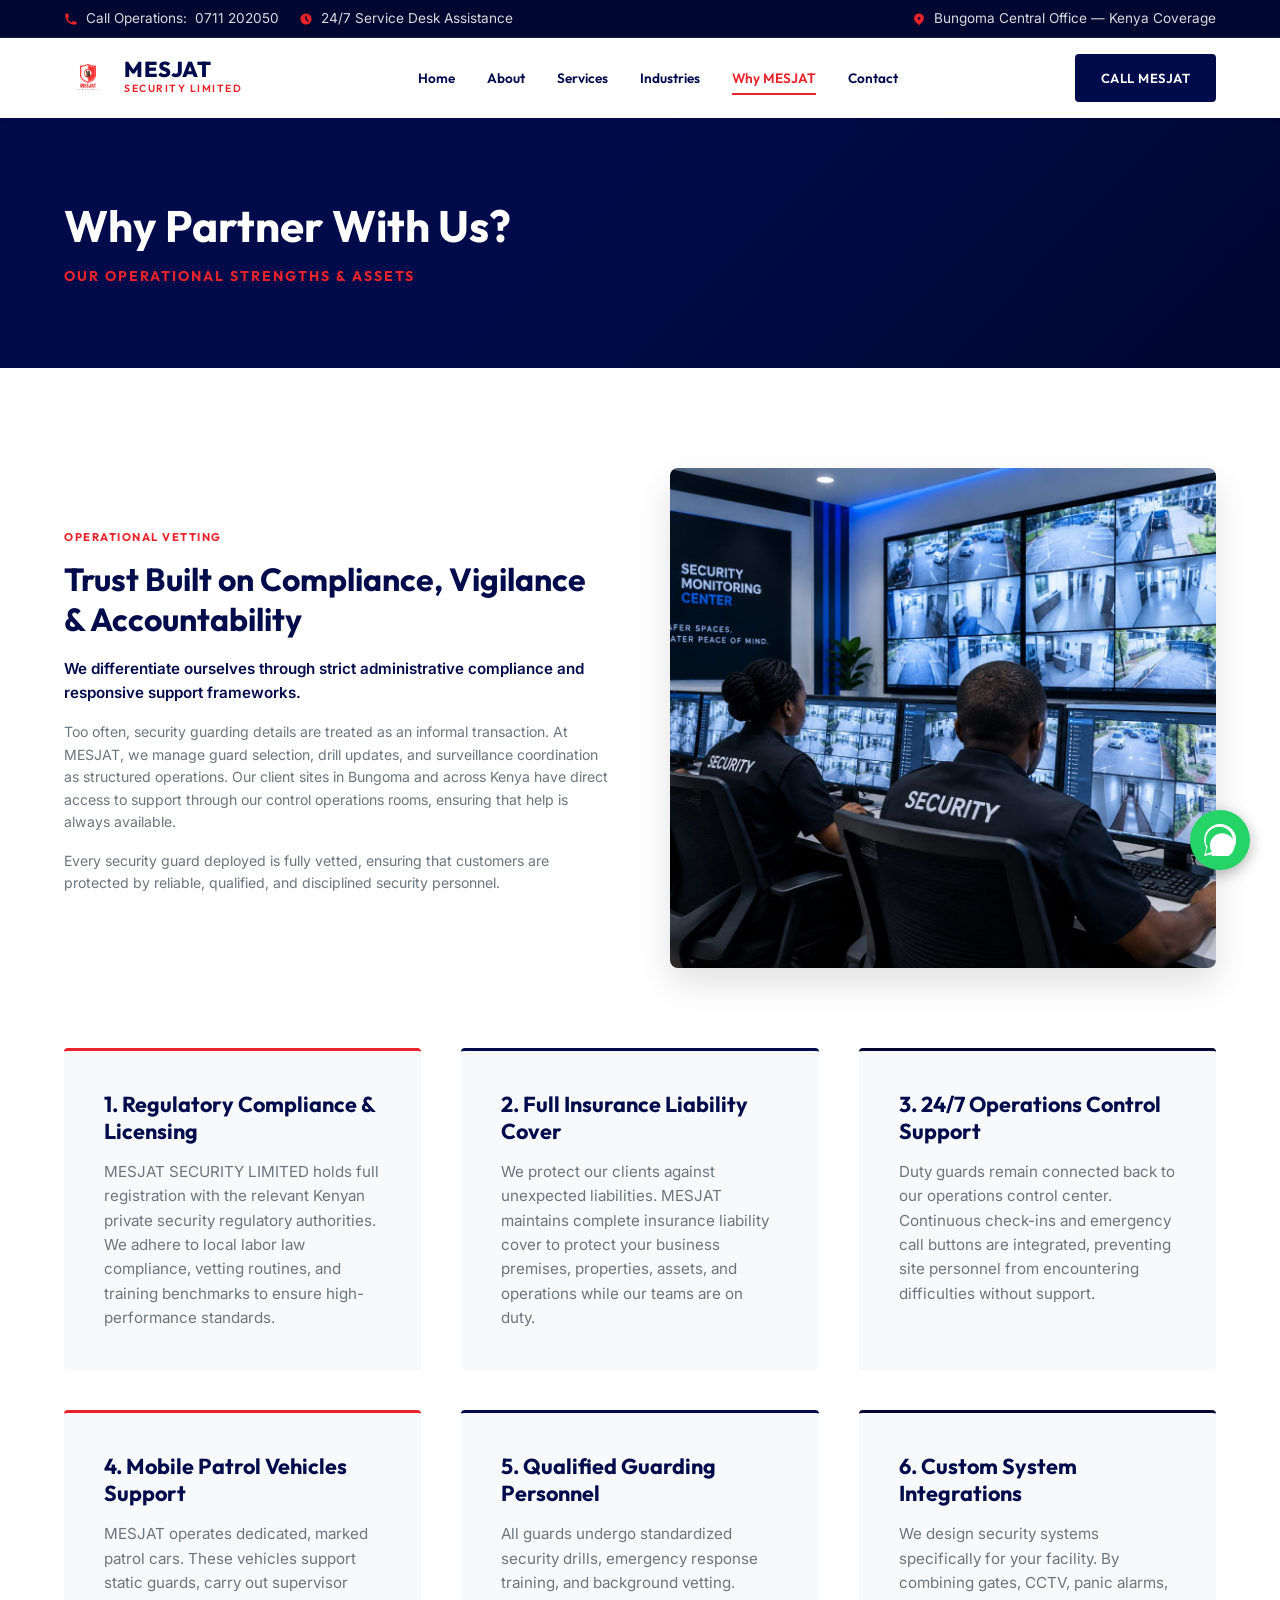
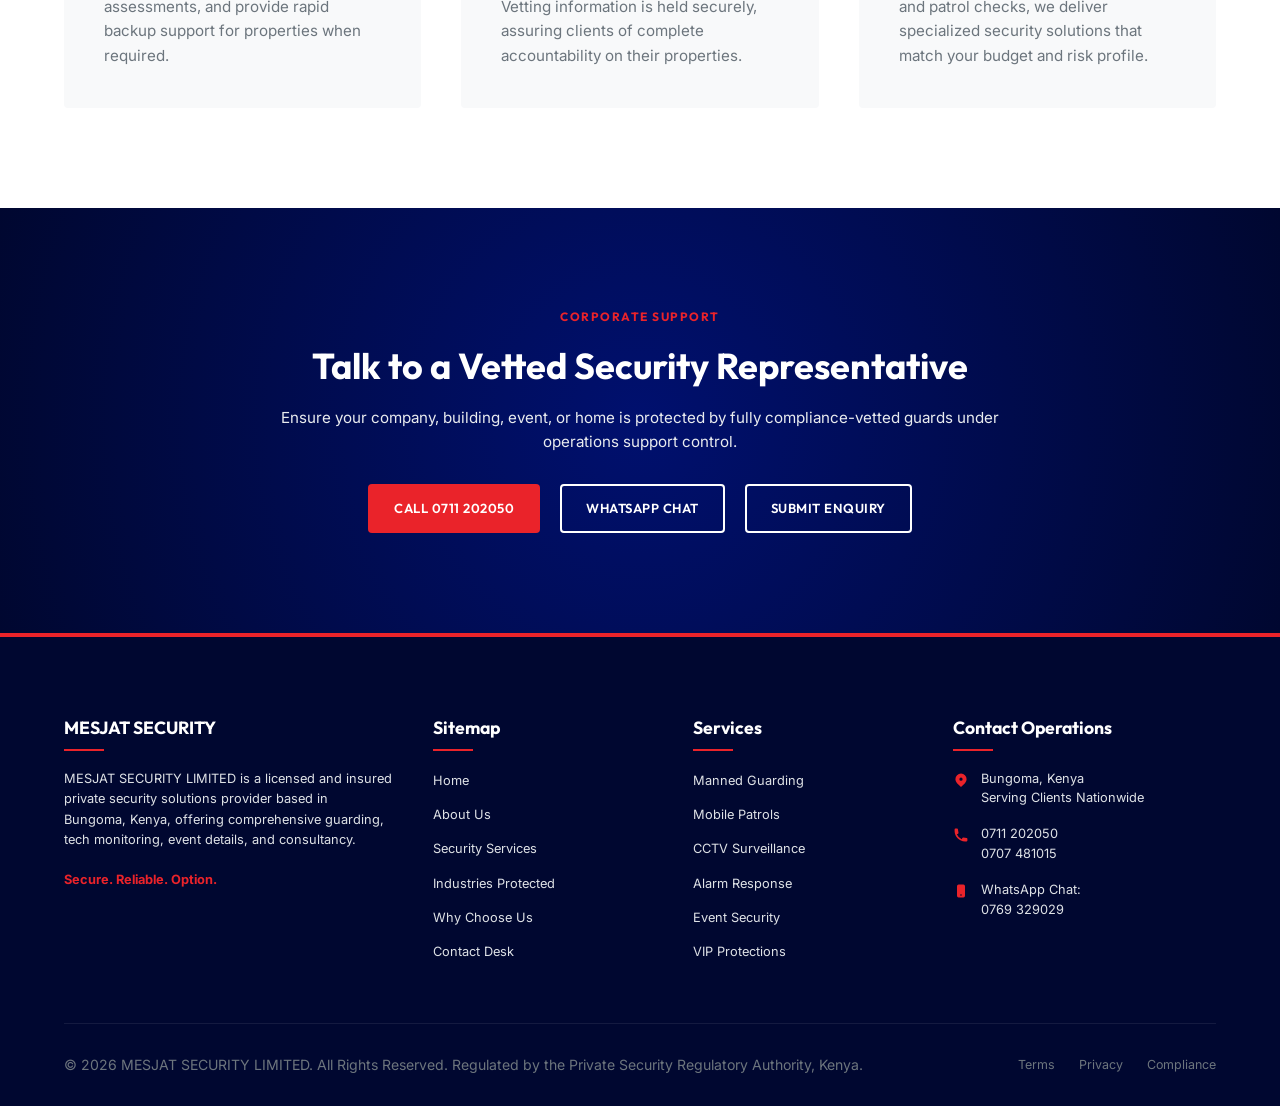
<file: why-mesjat.html>
<!DOCTYPE html>
<html lang="en">

<head>
    <meta charset="UTF-8">
    <meta name="viewport" content="width=device-width, initial-scale=1.0">
    <title>Why MESJAT - Our Compliance & Strengths</title>
    <meta name="description"
        content="View the reasons why corporate organizations trust MESJAT SECURITY. Complete licensing, fully insured operations, swift patrol capability, and 24/7 support control.">
    <meta name="keywords"
        content="vetted security guards Bungoma, licensed security company Kenya, security patrol vehicle, control room surveillance Kenya">
    <link rel="shortcut icon" href="assets/Mesjat logo.png" type="image/x-icon">
    <link rel="stylesheet" href="css/style.css">
</head>

<body>

    <!-- Top Bar -->
    <div class="top-bar">
        <div class="container">
            <div class="top-bar-info">
                <div class="top-bar-item">
                    <svg fill="currentColor" viewBox="0 0 20 20">
                        <path
                            d="M2 3a1 1 0 011-1h2.153a1 1 0 01.986.836l.74 4.435a1 1 0 01-.54 1.06l-1.548.773a11.037 11.037 0 006.105 6.105l.774-1.548a1 1 0 011.059-.54l4.435.74a1 1 0 01.836.986V17a1 1 0 01-1 1h-2C7.82 18 2 12.18 2 5V3z">
                        </path>
                    </svg>
                    Call Operations: <a href="tel:0711202050" class="phone-link-primary" data-format-text="true">0711
                        202050</a>
                </div>
                <div class="top-bar-item">
                    <svg fill="currentColor" viewBox="0 0 20 20">
                        <path fill-rule="evenodd"
                            d="M10 18a8 8 0 100-16 8 8 0 000 16zm1-12a1 1 0 10-2 0v4a1 1 0 00.293.707l2.828 2.829a1 1 0 101.415-1.415L11 9.586V6z"
                            clip-rule="evenodd"></path>
                    </svg>
                    24/7 Service Desk Assistance
                </div>
            </div>
            <div class="top-bar-info">
                <div class="top-bar-item">
                    <svg fill="currentColor" viewBox="0 0 20 20">
                        <path fill-rule="evenodd"
                            d="M5.05 4.05a7 7 0 119.9 9.9L10 18.9l-4.95-4.95a7 7 0 010-9.9zM10 11a2 2 0 100-4 2 2 0 000 4z"
                            clip-rule="evenodd"></path>
                    </svg>
                    Bungoma Central Office — Kenya Coverage
                </div>
            </div>
        </div>
    </div>

    <!-- Header -->
    <header class="site-header">
        <div class="container">
            <a href="index.html" class="logo-link">
                <img src="assets/Mesjat logo.png" alt="MESJAT logo" class="logo-img">
                <div class="logo-text">
                    <span class="logo-name">MESJAT</span>
                    <span class="logo-sub">SECURITY LIMITED</span>
                </div>
            </a>

            <nav class="nav-bar" aria-label="Main Navigation">
                <ul class="nav-menu">
                    <li><a href="index.html" class="nav-link">Home</a></li>
                    <li><a href="about.html" class="nav-link">About</a></li>
                    <li><a href="services.html" class="nav-link">Services</a></li>
                    <li><a href="industries.html" class="nav-link">Industries</a></li>
                    <li><a href="why-mesjat.html" class="nav-link active">Why MESJAT</a></li>
                    <li><a href="contact.html" class="nav-link">Contact</a></li>
                </ul>
            </nav>

            <div class="header-cta">
                <a href="tel:0711202050" class="btn btn-navy phone-link-primary" data-format-text="false">CALL
                    MESJAT</a>
            </div>

            <button class="burger-menu" aria-label="Toggle navigation menu" aria-expanded="false">
                <span class="burger-bar"></span>
                <span class="burger-bar"></span>
                <span class="burger-bar"></span>
            </button>
        </div>
    </header>

    <!-- Subpage Hero -->
    <section class="hero" style="min-height: 250px; padding: 40px 0; background-color: var(--brand-navy-dark);"
        aria-label="Subpage Header">
        <div class="hero-overlay"></div>
        <div class="container">
            <div class="hero-content reveal active" style="max-width: 100%;">
                <h1 style="font-size: 2.75rem; margin-bottom: 12px; color: var(--color-light);">Why Partner With Us?
                </h1>
                <p
                    style="color: var(--brand-red); font-family: var(--font-heading); font-weight: 700; text-transform: uppercase; letter-spacing: 2px; margin: 0;">
                    Our Operational Strengths & Assets</p>
            </div>
        </div>
    </section>

    <!-- Strengths Details -->
    <section class="section" id="strengths-main" aria-label="Detailed Operational Strengths">
        <div class="container">

            <div class="about-grid" style="margin-bottom: 80px;">
                <div class="about-content">
                    <span class="subtitle">Operational Vetting</span>
                    <h2>Trust Built on Compliance, Vigilance & Accountability</h2>
                    <p class="about-highlight">We differentiate ourselves through strict administrative compliance and
                        responsive support frameworks.</p>
                    <p>Too often, security guarding details are treated as an informal transaction. At MESJAT, we manage
                        guard selection, drill updates, and surveillance coordination as structured operations. Our
                        client sites in Bungoma and across Kenya have direct access to support through our control
                        operations rooms, ensuring that help is always available.</p>
                    <p>Every security guard deployed is fully vetted, ensuring that customers are protected by reliable,
                        qualified, and disciplined security personnel.</p>
                </div>
                <div class="about-image">
                    <img src="assets/cctv_monitoring_room.png" alt="MESJAT CCTV monitoring center coordinating guards">
                </div>
            </div>

            <div style="display: grid; grid-template-columns: repeat(auto-fit, minmax(320px, 1fr)); gap: 40px;">

                <!-- 1. Regulatory compliance -->
                <div
                    style="background-color: var(--color-gray-50); padding: 40px; border-radius: var(--border-radius-sm); border-top: 3px solid var(--brand-red);">
                    <h3 style="font-size: 1.35rem; margin-bottom: 15px; color: var(--brand-navy);">1. Regulatory
                        Compliance & Licensing</h3>
                    <p style="font-size: 0.95rem; margin: 0;">MESJAT SECURITY LIMITED holds full registration with the
                        relevant Kenyan private security regulatory authorities. We adhere to local labor law
                        compliance, vetting routines, and training benchmarks to ensure high-performance standards.</p>
                </div>

                <!-- 2. Full Liability Protection -->
                <div
                    style="background-color: var(--color-gray-50); padding: 40px; border-radius: var(--border-radius-sm); border-top: 3px solid var(--brand-navy);">
                    <h3 style="font-size: 1.35rem; margin-bottom: 15px; color: var(--brand-navy);">2. Full Insurance
                        Liability Cover</h3>
                    <p style="font-size: 0.95rem; margin: 0;">We protect our clients against unexpected liabilities.
                        MESJAT maintains complete insurance liability cover to protect your business premises,
                        properties, assets, and operations while our teams are on duty.</p>
                </div>

                <!-- 3. Operations Control Support -->
                <div
                    style="background-color: var(--color-gray-50); padding: 40px; border-radius: var(--border-radius-sm); border-top: 3px solid var(--brand-navy-dark);">
                    <h3 style="font-size: 1.35rem; margin-bottom: 15px; color: var(--brand-navy);">3. 24/7 Operations
                        Control Support</h3>
                    <p style="font-size: 0.95rem; margin: 0;">Duty guards remain connected back to our operations
                        control center. Continuous check-ins and emergency call buttons are integrated, preventing site
                        personnel from encountering difficulties without support.</p>
                </div>

                <!-- 4. Mobile Patrol Support -->
                <div
                    style="background-color: var(--color-gray-50); padding: 40px; border-radius: var(--border-radius-sm); border-top: 3px solid var(--brand-red);">
                    <h3 style="font-size: 1.35rem; margin-bottom: 15px; color: var(--brand-navy);">4. Mobile Patrol
                        Vehicles Support</h3>
                    <p style="font-size: 0.95rem; margin: 0;">MESJAT operates dedicated, marked patrol cars. These
                        vehicles support static guards, carry out supervisor assessments, and provide rapid backup
                        support for properties when required.</p>
                </div>

                <!-- 5. Qualified Personnel -->
                <div
                    style="background-color: var(--color-gray-50); padding: 40px; border-radius: var(--border-radius-sm); border-top: 3px solid var(--brand-navy);">
                    <h3 style="font-size: 1.35rem; margin-bottom: 15px; color: var(--brand-navy);">5. Qualified Guarding
                        Personnel</h3>
                    <p style="font-size: 0.95rem; margin: 0;">All guards undergo standardized security drills, emergency
                        response training, and background vetting. Vetting information is held securely, assuring
                        clients of complete accountability on their properties.</p>
                </div>

                <!-- 6. Customization Flexibility -->
                <div
                    style="background-color: var(--color-gray-50); padding: 40px; border-radius: var(--border-radius-sm); border-top: 3px solid var(--brand-navy-dark);">
                    <h3 style="font-size: 1.35rem; margin-bottom: 15px; color: var(--brand-navy);">6. Custom System
                        Integrations</h3>
                    <p style="font-size: 0.95rem; margin: 0;">We design security systems specifically for your facility.
                        By combining gates, CCTV, panic alarms, and patrol checks, we deliver specialized security
                        solutions that match your budget and risk profile.</p>
                </div>

            </div>

        </div>
    </section>

    <!-- Consultation CTA -->
    <section class="lead-section reveal" aria-label="Request Security Assessment">
        <div class="container">
            <span class="lead-subtitle">Corporate Support</span>
            <h2>Talk to a Vetted Security Representative</h2>
            <p>Ensure your company, building, event, or home is protected by fully compliance-vetted guards under
                operations support control.</p>
            <div class="lead-actions">
                <a href="tel:0711202050" class="btn btn-primary phone-link-primary" data-format-text="false">CALL 0711
                    202050</a>
                <a href="#" class="btn btn-secondary whatsapp-link-btn" target="_blank" rel="noopener">WHATSAPP CHAT</a>
                <a href="contact.html" class="btn btn-outline"
                    style="border-color:var(--color-light); color:var(--color-light);">SUBMIT ENQUIRY</a>
            </div>
        </div>
    </section>

    <!-- Footer -->
    <footer class="site-footer">
        <div class="container">
            <div class="footer-grid">
                <div class="footer-col footer-about">
                    <h3>MESJAT SECURITY</h3>
                    <p>MESJAT SECURITY LIMITED is a licensed and insured private security solutions provider based in
                        Bungoma, Kenya, offering comprehensive guarding, tech monitoring, event details, and
                        consultancy.</p>
                    <p style="font-weight: 700; color: var(--brand-red);">Secure. Reliable. Option.</p>
                </div>

                <div class="footer-col">
                    <h3>Sitemap</h3>
                    <ul class="footer-links-list">
                        <li><a href="index.html" class="footer-link">Home</a></li>
                        <li><a href="about.html" class="footer-link">About Us</a></li>
                        <li><a href="services.html" class="footer-link">Security Services</a></li>
                        <li><a href="industries.html" class="footer-link">Industries Protected</a></li>
                        <li><a href="why-mesjat.html" class="footer-link">Why Choose Us</a></li>
                        <li><a href="contact.html" class="footer-link">Contact Desk</a></li>
                    </ul>
                </div>

                <div class="footer-col">
                    <h3>Services</h3>
                    <ul class="footer-links-list">
                        <li><a href="services.html#manned-guarding" class="footer-link">Manned Guarding</a></li>
                        <li><a href="services.html#mobile-patrols" class="footer-link">Mobile Patrols</a></li>
                        <li><a href="services.html#cctv-monitoring" class="footer-link">CCTV Surveillance</a></li>
                        <li><a href="services.html#alarm-response" class="footer-link">Alarm Response</a></li>
                        <li><a href="services.html#event-security" class="footer-link">Event Security</a></li>
                        <li><a href="services.html#vip-protection" class="footer-link">VIP Protections</a></li>
                    </ul>
                </div>

                <div class="footer-col">
                    <h3>Contact Operations</h3>
                    <div class="footer-contact-info">
                        <div class="footer-contact-item">
                            <svg fill="currentColor" viewBox="0 0 20 20">
                                <path fill-rule="evenodd"
                                    d="M5.05 4.05a7 7 0 119.9 9.9L10 18.9l-4.95-4.95a7 7 0 010-9.9zM10 11a2 2 0 100-4 2 2 0 000 4z"
                                    clip-rule="evenodd"></path>
                            </svg>
                            <span>Bungoma, Kenya<br>Serving Clients Nationwide</span>
                        </div>
                        <div class="footer-contact-item">
                            <svg fill="currentColor" viewBox="0 0 20 20">
                                <path
                                    d="M2 3a1 1 0 011-1h2.153a1 1 0 01.986.836l.74 4.435a1 1 0 01-.54 1.06l-1.548.773a11.037 11.037 0 006.105 6.105l.774-1.548a1 1 0 011.059-.54l4.435.74a1 1 0 01.836.986V17a1 1 0 01-1 1h-2C7.82 18 2 12.18 2 5V3z">
                                </path>
                            </svg>
                            <div>
                                <a href="tel:0711202050" class="phone-link-primary">0711 202050</a><br>
                                <a href="tel:0707481015" class="phone-link-secondary">0707 481015</a>
                            </div>
                        </div>
                        <div class="footer-contact-item">
                            <svg fill="currentColor" viewBox="0 0 20 20">
                                <path fill-rule="evenodd"
                                    d="M7 2a2 2 0 00-2 2v12a2 2 0 002 2h6a2 2 0 002-2V4a2 2 0 00-2-2H7zm3 14a1 1 0 100-2 1 1 0 000 2z"
                                    clip-rule="evenodd"></path>
                            </svg>
                            <div>
                                WhatsApp Chat:<br>
                                <a href="#" class="whatsapp-link-btn" target="_blank" rel="noopener">0769 329029</a>
                            </div>
                        </div>
                    </div>
                </div>
            </div>

            <div class="footer-bottom">
                <p>&copy; 2026 MESJAT SECURITY LIMITED. All Rights Reserved. Regulated by the Private Security
                    Regulatory Authority, Kenya.</p>
                <div class="footer-bottom-links">
                    <a href="contact.html">Terms</a>
                    <a href="contact.html">Privacy</a>
                    <a href="contact.html">Compliance</a>
                </div>
            </div>
        </div>
    </footer>

    <!-- Floating WhatsApp Widget -->
    <a href="#" class="whats-app-btn whatsapp-link-btn" target="_blank" rel="noopener"
        aria-label="Chat with MESJAT on WhatsApp">
        <svg viewBox="0 0 24 24" fill="currentColor">
            <path
                d="M.057 24l1.687-6.163c-1.041-1.804-1.588-3.849-1.587-5.946C.003 5.419 5.422.002 12.079.002c3.222.001 6.252 1.255 8.533 3.538 2.28 2.282 3.53 5.314 3.528 8.537-.006 6.661-5.426 12.079-12.081 12.079-.001 0-.001 0-.002 0-2.002-.001-3.973-.5-5.713-1.448L0 24zm6.75-2.885c1.611.955 3.197 1.458 4.705 1.458 5.626 0 10.201-4.576 10.206-10.206.002-2.727-1.059-5.291-2.988-7.222-1.928-1.93-4.492-2.991-7.22-2.991-5.631 0-10.21 4.58-10.215 10.211-.001 1.776.495 3.447 1.436 4.9L1.042 22.37l4.908-1.288-.143-.227c-.896-1.424-1.371-3.08-1.37-4.78.005-5.074 4.126-9.196 9.206-9.196 2.46 0 4.773.96 6.516 2.704 1.74 1.742 2.7 4.056 2.698 6.517-.005 5.078-4.128 9.201-9.208 9.201-1.636 0-3.111-.475-4.497-1.411l-.323-.192-3.342.877.892-3.25-.238-.38c-.974-1.554-1.488-3.359-1.487-5.215a9.124 9.124 0 011.085-4.298z" />
        </svg>
    </a>

    <!-- Core Scripts -->
    <script src="js/main.js"></script>
</body>

</html>
</file>
<file: css/style.css>
/* ==========================================================================
   MESJAT SECURITY LIMITED - Core Styles & Design System
   ========================================================================== */

/* Google Fonts */
@import url('https://fonts.googleapis.com/css2?family=Inter:wght@300;400;500;600;700&family=Outfit:wght@400;500;600;700;800&display=swap');

:root {
    /* Brand Colors */
    --brand-navy: #000B4C;        /* Deep Navy Blue from flyers */
    --brand-navy-dark: #000730;   /* Deeper Navy accent */
    --brand-red: #ea232a;         /* Red/Orange brand accent */
    --brand-red-hover: #c9181e;   /* Darker red hover state */
    --brand-blue-light: #0d6efd;  /* Secondary blue accent */
    
    /* Neutral Colors */
    --color-dark: #0a0d14;        /* Primary page text / dark blocks */
    --color-light: #ffffff;       /* Pure white */
    --color-gray-50: #f8f9fa;     /* Softest background light gray */
    --color-gray-100: #e9ecef;    /* Light border/card background */
    --color-gray-200: #dee2e6;    /* Standard border */
    --color-gray-600: #6c757d;    /* Subtitle and muted body text */
    --color-gray-800: #343a40;    /* Dark card background/light text */
    --color-gray-900: #212529;    /* Dark text */
    
    /* Typography */
    --font-heading: 'Outfit', sans-serif;
    --font-body: 'Inter', sans-serif;
    
    /* Spacing & Layout */
    --container-max-width: 1200px;
    --header-height: 80px;
    --border-radius-sm: 4px;
    --border-radius-md: 8px;
    --border-radius-lg: 16px;
    
    /* Animation & Transitions */
    --transition-fast: 0.2s cubic-bezier(0.4, 0, 0.2, 1);
    --transition-smooth: 0.3s cubic-bezier(0.4, 0, 0.2, 1);
    --transition-slow: 0.5s cubic-bezier(0.4, 0, 0.2, 1);
    --shadow-sm: 0 2px 4px rgba(0, 0, 0, 0.05);
    --shadow-md: 0 8px 30px rgba(0, 0, 0, 0.08);
    --shadow-lg: 0 15px 35px rgba(0, 0, 0, 0.12);
}

/* Base Styles */
* {
    box-sizing: border-box;
    margin: 0;
    padding: 0;
}

html {
    scroll-behavior: smooth;
    font-size: 16px;
}

body {
    font-family: var(--font-body);
    font-size: 1rem;
    line-height: 1.6;
    color: var(--color-dark);
    background-color: var(--color-light);
    overflow-x: hidden;
    -webkit-font-smoothing: antialiased;
}

h1, h2, h3, h4, h5, h6 {
    font-family: var(--font-heading);
    font-weight: 700;
    line-height: 1.25;
    color: var(--brand-navy);
}

p {
    margin-bottom: 1rem;
    color: var(--color-gray-600);
}

a {
    color: inherit;
    text-decoration: none;
    transition: var(--transition-fast);
}

img {
    max-width: 100%;
    height: auto;
    display: block;
}

ul {
    list-style: none;
}

/* Accessibility: Focus outline */
a:focus-visible,
button:focus-visible,
input:focus-visible,
textarea:focus-visible,
select:focus-visible {
    outline: 3px solid var(--brand-red);
    outline-offset: 3px;
}

/* Reusable Components */

/* Layout Containers */
.container {
    width: 100%;
    max-width: var(--container-max-width);
    margin: 0 auto;
    padding: 0 24px;
}

.section {
    padding: 100px 0;
}

.section-bg-dark {
    background-color: var(--brand-navy-dark);
    color: var(--color-light);
}

.section-bg-dark h2,
.section-bg-dark h3,
.section-bg-dark h4 {
    color: var(--color-light);
}

.section-bg-dark p {
    color: var(--color-gray-100);
}

.section-bg-light {
    background-color: var(--color-gray-50);
}

/* Headings with premium style */
.section-header {
    text-align: center;
    max-width: 700px;
    margin: 0 auto 60px auto;
}

.section-header .subtitle {
    font-family: var(--font-heading);
    color: var(--brand-red);
    text-transform: uppercase;
    font-weight: 700;
    font-size: 0.875rem;
    letter-spacing: 2px;
    margin-bottom: 12px;
    display: inline-block;
}

.section-header h2 {
    font-size: 2.5rem;
    margin-bottom: 20px;
    position: relative;
}

/* Buttons */
.btn {
    display: inline-flex;
    align-items: center;
    justify-content: center;
    padding: 14px 28px;
    border-radius: var(--border-radius-sm);
    font-family: var(--font-heading);
    font-weight: 600;
    font-size: 0.95rem;
    border: 2px solid transparent;
    cursor: pointer;
    transition: var(--transition-smooth);
    text-transform: uppercase;
    letter-spacing: 0.5px;
}

.btn-primary {
    background-color: var(--brand-red);
    color: var(--color-light);
}

.btn-primary:hover {
    background-color: var(--brand-red-hover);
    transform: translateY(-2px);
    box-shadow: 0 8px 20px rgba(234, 35, 42, 0.4);
}

.btn-secondary {
    background-color: transparent;
    border-color: var(--color-light);
    color: var(--color-light);
}

.btn-secondary:hover {
    background-color: var(--color-light);
    color: var(--brand-navy);
    transform: translateY(-2px);
}

.btn-navy {
    background-color: var(--brand-navy);
    color: var(--color-light);
}

.btn-navy:hover {
    background-color: var(--brand-navy-dark);
    transform: translateY(-2px);
    box-shadow: 0 8px 20px rgba(0, 11, 76, 0.3);
}

.btn-outline {
    background-color: transparent;
    border-color: var(--brand-navy);
    color: var(--brand-navy);
}

.btn-outline:hover {
    background-color: var(--brand-navy);
    color: var(--color-light);
    transform: translateY(-2px);
}

/* Navigation Header */
.top-bar {
    background-color: var(--brand-navy-dark);
    color: var(--color-light);
    font-size: 0.85rem;
    padding: 8px 0;
    border-bottom: 1px solid rgba(255, 255, 255, 0.1);
}

.top-bar .container {
    display: flex;
    justify-content: space-between;
    align-items: center;
}

.top-bar-info {
    display: flex;
    gap: 20px;
}

.top-bar-item {
    display: flex;
    align-items: center;
    gap: 8px;
    color: rgba(255, 255, 255, 0.85);
}

.top-bar-item svg {
    color: var(--brand-red);
    width: 14px;
    height: 14px;
}

.top-bar-item a:hover {
    color: var(--color-light);
}

.site-header {
    background-color: var(--color-light);
    height: var(--header-height);
    display: flex;
    align-items: center;
    position: sticky;
    top: 0;
    z-index: 1000;
    box-shadow: var(--shadow-sm);
    transition: var(--transition-smooth);
}

.site-header.sticky {
    box-shadow: var(--shadow-md);
    background-color: rgba(255, 255, 255, 0.98);
}

.site-header .container {
    display: flex;
    justify-content: space-between;
    align-items: center;
}

.logo-link {
    display: flex;
    align-items: center;
    gap: 12px;
}

.logo-img {
    height: 48px;
    width: auto;
}

.logo-text {
    display: flex;
    flex-direction: column;
}

.logo-name {
    font-family: var(--font-heading);
    font-weight: 800;
    font-size: 1.35rem;
    color: var(--brand-navy);
    line-height: 1;
    letter-spacing: 0.5px;
}

.logo-sub {
    font-family: var(--font-heading);
    font-weight: 600;
    font-size: 0.65rem;
    color: var(--brand-red);
    letter-spacing: 1.5px;
    text-transform: uppercase;
}

.nav-menu {
    display: flex;
    align-items: center;
    gap: 32px;
}

.nav-link {
    font-family: var(--font-heading);
    font-weight: 600;
    font-size: 0.95rem;
    color: var(--brand-navy);
    padding: 8px 0;
    position: relative;
}

.nav-link::after {
    content: '';
    position: absolute;
    bottom: 0;
    left: 0;
    width: 0;
    height: 2px;
    background-color: var(--brand-red);
    transition: var(--transition-fast);
}

.nav-link:hover::after,
.nav-link.active::after {
    width: 100%;
}

.nav-link:hover,
.nav-link.active {
    color: var(--brand-red);
}

.header-cta {
    display: flex;
    align-items: center;
    gap: 16px;
}

.burger-menu {
    display: none;
    background: transparent;
    border: none;
    cursor: pointer;
    width: 24px;
    height: 24px;
    position: relative;
    z-index: 1001;
}

.burger-bar {
    width: 100%;
    height: 2px;
    background-color: var(--brand-navy);
    position: absolute;
    left: 0;
    transition: var(--transition-smooth);
}

.burger-bar:nth-child(1) { top: 4px; }
.burger-bar:nth-child(2) { top: 11px; }
.burger-bar:nth-child(3) { top: 18px; }

/* Menu open state */
.burger-menu.open .burger-bar:nth-child(1) {
    transform: rotate(45deg);
    top: 11px;
}

.burger-menu.open .burger-bar:nth-child(2) {
    opacity: 0;
}

.burger-menu.open .burger-bar:nth-child(3) {
    transform: rotate(-45deg);
    top: 11px;
}

/* Hero Section */
.hero {
    position: relative;
    background-color: var(--brand-navy-dark);
    min-height: 650px;
    display: flex;
    align-items: center;
    color: var(--color-light);
    overflow: hidden;
}

.hero-overlay {
    position: absolute;
    top: 0;
    left: 0;
    width: 100%;
    height: 100%;
    background: linear-gradient(135deg, rgba(0, 11, 76, 0.95) 40%, rgba(0, 7, 48, 0.7) 100%);
    z-index: 1;
}

.hero-bg {
    position: absolute;
    top: 0;
    right: 0;
    width: 50%;
    height: 100%;
    background-size: cover;
    background-position: center;
    z-index: 0;
}

.hero .container {
    position: relative;
    z-index: 2;
    display: grid;
    grid-template-columns: 1.2fr 0.8fr;
    gap: 40px;
    align-items: center;
}

.hero-content {
    max-width: 650px;
}

.hero-tagline {
    font-family: var(--font-heading);
    font-weight: 800;
    font-size: 1rem;
    color: var(--brand-red);
    text-transform: uppercase;
    letter-spacing: 3px;
    margin-bottom: 20px;
    display: block;
}

.hero-title {
    font-size: 3.5rem;
    line-height: 1.15;
    margin-bottom: 24px;
    color: var(--color-light);
}

.hero-subtitle {
    font-size: 1.2rem;
    color: var(--color-gray-100);
    margin-bottom: 40px;
    font-weight: 400;
}

.hero-actions {
    display: flex;
    gap: 16px;
    flex-wrap: wrap;
}

.hero-image-wrapper {
    position: relative;
    display: flex;
    justify-content: center;
}

/* Trust Strip */
.trust-strip {
    background-color: var(--brand-navy);
    padding: 30px 0;
    border-bottom: 4px solid var(--brand-red);
}

.trust-grid {
    display: flex;
    justify-content: space-between;
    align-items: center;
    flex-wrap: wrap;
    gap: 30px;
}

.trust-item {
    display: flex;
    align-items: center;
    gap: 16px;
    color: var(--color-light);
}

.trust-icon {
    width: 48px;
    height: 48px;
    background-color: rgba(234, 35, 42, 0.15);
    border: 1px solid rgba(234, 35, 42, 0.3);
    border-radius: 50%;
    display: flex;
    align-items: center;
    justify-content: center;
    color: var(--brand-red);
    flex-shrink: 0;
}

.trust-icon svg {
    width: 22px;
    height: 22px;
}

.trust-text h4 {
    font-size: 1.1rem;
    font-weight: 700;
    color: var(--color-light);
    line-height: 1.2;
}

.trust-text p {
    font-size: 0.8rem;
    margin: 0;
    color: var(--color-gray-200);
    text-transform: uppercase;
    letter-spacing: 1px;
}

/* About Intro Section */
.about-grid {
    display: grid;
    grid-template-columns: 1fr 1fr;
    gap: 60px;
    align-items: center;
}

.about-image {
    position: relative;
    border-radius: var(--border-radius-md);
    overflow: hidden;
    box-shadow: var(--shadow-lg);
}

.about-image img {
    width: 100%;
    height: 500px;
    object-fit: cover;
}

.about-badge {
    position: absolute;
    bottom: 30px;
    left: 30px;
    background-color: var(--brand-red);
    color: var(--color-light);
    padding: 16px 24px;
    border-radius: var(--border-radius-sm);
    box-shadow: var(--shadow-md);
}

.about-badge .years {
    font-size: 1.8rem;
    font-weight: 800;
    font-family: var(--font-heading);
    display: block;
    line-height: 1;
}

.about-badge .text {
    font-size: 0.75rem;
    text-transform: uppercase;
    letter-spacing: 1px;
    display: block;
    font-weight: 600;
}

.about-content .subtitle {
    font-family: var(--font-heading);
    color: var(--brand-red);
    text-transform: uppercase;
    font-weight: 700;
    font-size: 0.875rem;
    letter-spacing: 2px;
    margin-bottom: 12px;
    display: inline-block;
}

.about-content h2 {
    font-size: 2.5rem;
    margin-bottom: 24px;
}

.about-highlight {
    font-size: 1.1rem;
    color: var(--brand-navy);
    font-weight: 600;
    margin-bottom: 20px;
}

.about-bullets {
    display: grid;
    grid-template-columns: 1fr 1fr;
    gap: 16px;
    margin-top: 30px;
    margin-bottom: 40px;
}

.about-bullet-item {
    display: flex;
    align-items: center;
    gap: 12px;
    font-size: 0.95rem;
    font-weight: 500;
    color: var(--color-dark);
}

.about-bullet-item svg {
    color: var(--brand-red);
    width: 18px;
    height: 18px;
    flex-shrink: 0;
}

/* Services Grid & Cards */
.services-categories-container {
    display: flex;
    flex-direction: column;
    gap: 50px;
}

.services-category-title {
    font-size: 1.5rem;
    border-left: 4px solid var(--brand-red);
    padding-left: 15px;
    margin-bottom: 30px;
    text-transform: uppercase;
    letter-spacing: 1px;
}

.services-grid {
    display: grid;
    grid-template-columns: repeat(auto-fit, minmax(280px, 1fr));
    gap: 30px;
}

.service-card {
    background-color: var(--color-light);
    border: 1px solid var(--color-gray-100);
    border-radius: var(--border-radius-sm);
    padding: 40px 30px;
    box-shadow: var(--shadow-sm);
    transition: var(--transition-smooth);
    display: flex;
    flex-direction: column;
    height: 100%;
}

.service-card:hover {
    transform: translateY(-5px);
    box-shadow: var(--shadow-lg);
    border-color: rgba(234, 35, 42, 0.2);
}

.service-icon {
    width: 60px;
    height: 60px;
    background-color: rgba(0, 11, 76, 0.05);
    border-radius: var(--border-radius-sm);
    display: flex;
    align-items: center;
    justify-content: center;
    color: var(--brand-navy);
    margin-bottom: 30px;
    transition: var(--transition-smooth);
}

.service-card:hover .service-icon {
    background-color: var(--brand-red);
    color: var(--color-light);
}

.service-icon svg {
    width: 28px;
    height: 28px;
}

.service-card h3 {
    font-size: 1.35rem;
    margin-bottom: 16px;
}

.service-card p {
    font-size: 0.95rem;
    margin-bottom: 24px;
    flex-grow: 1;
}

.service-link {
    font-family: var(--font-heading);
    font-size: 0.85rem;
    font-weight: 700;
    text-transform: uppercase;
    letter-spacing: 1px;
    color: var(--brand-navy);
    display: inline-flex;
    align-items: center;
    gap: 8px;
}

.service-link svg {
    width: 14px;
    height: 14px;
    transition: var(--transition-fast);
}

.service-card:hover .service-link {
    color: var(--brand-red);
}

.service-card:hover .service-link svg {
    transform: translateX(4px);
}

/* Why MESJAT Section */
.why-grid {
    display: grid;
    grid-template-columns: 1fr 1fr;
    gap: 60px;
    align-items: center;
}

.why-list {
    display: grid;
    grid-template-columns: 1fr;
    gap: 30px;
}

.why-item {
    display: flex;
    gap: 20px;
}

.why-icon {
    width: 50px;
    height: 50px;
    background-color: var(--brand-red);
    color: var(--color-light);
    border-radius: var(--border-radius-sm);
    display: flex;
    align-items: center;
    justify-content: center;
    flex-shrink: 0;
}

.why-icon svg {
    width: 22px;
    height: 22px;
}

.why-info h3 {
    font-size: 1.25rem;
    margin-bottom: 8px;
}

.why-info p {
    font-size: 0.95rem;
    margin: 0;
}

.why-image img {
    border-radius: var(--border-radius-md);
    box-shadow: var(--shadow-lg);
    width: 100%;
    height: 500px;
    object-fit: cover;
}

/* Industries Section */
.industries-grid {
    display: grid;
    grid-template-columns: repeat(auto-fit, minmax(260px, 1fr));
    gap: 30px;
}

.industry-card {
    background-color: var(--color-light);
    border-radius: var(--border-radius-sm);
    overflow: hidden;
    box-shadow: var(--shadow-sm);
    border: 1px solid var(--color-gray-100);
    transition: var(--transition-smooth);
}

.industry-card:hover {
    transform: translateY(-5px);
    box-shadow: var(--shadow-md);
    border-color: rgba(0, 11, 76, 0.1);
}

.industry-info {
    padding: 30px;
}

.industry-icon {
    width: 48px;
    height: 48px;
    color: var(--brand-red);
    margin-bottom: 20px;
}

.industry-icon svg {
    width: 100%;
    height: 100%;
}

.industry-info h3 {
    font-size: 1.25rem;
    margin-bottom: 12px;
}

.industry-info p {
    font-size: 0.9rem;
    margin: 0;
}

.industry-list {
    margin-top: 15px;
    border-top: 1px solid var(--color-gray-100);
    padding-top: 15px;
}

.industry-list-item {
    font-size: 0.85rem;
    color: var(--color-gray-600);
    display: flex;
    align-items: center;
    gap: 8px;
    margin-bottom: 8px;
}

.industry-list-item::before {
    content: '';
    width: 6px;
    height: 6px;
    background-color: var(--brand-red);
    border-radius: 50%;
    display: inline-block;
}

/* Lead/Assessment CTA Section */
.lead-section {
    position: relative;
    background-color: var(--brand-navy-dark);
    padding: 100px 0;
    color: var(--color-light);
    overflow: hidden;
    text-align: center;
}

.lead-section::before {
    content: '';
    position: absolute;
    top: 0;
    left: 0;
    width: 100%;
    height: 100%;
    background: radial-gradient(circle at center, rgba(0, 18, 126, 0.8) 0%, rgba(0, 7, 48, 0.98) 100%);
    z-index: 1;
}

.lead-section .container {
    position: relative;
    z-index: 2;
    max-width: 800px;
}

.lead-subtitle {
    font-family: var(--font-heading);
    color: var(--brand-red);
    font-weight: 700;
    text-transform: uppercase;
    font-size: 0.9rem;
    letter-spacing: 2px;
    margin-bottom: 16px;
    display: block;
}

.lead-section h2 {
    font-size: 2.75rem;
    color: var(--color-light);
    margin-bottom: 24px;
}

.lead-section p {
    font-size: 1.15rem;
    color: var(--color-gray-100);
    margin-bottom: 40px;
}

.lead-actions {
    display: flex;
    justify-content: center;
    gap: 20px;
    flex-wrap: wrap;
}

/* Contact Page Styles */
.contact-grid {
    display: grid;
    grid-template-columns: 1fr 1.3fr;
    gap: 60px;
    align-items: start;
}

.contact-info-panel {
    background-color: var(--brand-navy);
    color: var(--color-light);
    padding: 50px 40px;
    border-radius: var(--border-radius-sm);
    box-shadow: var(--shadow-lg);
    border-bottom: 4px solid var(--brand-red);

}

.contact-info-panel h3 {
    color: var(--color-light);
    font-size: 1.75;
    margin-bottom: 30px;
}

.contact-info-list {
    display: flex;
    flex-direction: column;
    gap: 30px;
    margin-bottom: 40px;
}

.contact-info-item {
    display: flex;
    gap: 20px;
}

.contact-info-icon {
    width: 44px;
    height: 44px;
    background-color: rgba(255, 255, 255, 0.08);
    border-radius: var(--border-radius-sm);
    display: flex;
    align-items: center;
    justify-content: center;
    color: var(--brand-red);
    flex-shrink: 0;
}

.contact-info-icon svg {
    width: 20px;
    height: 20px;
}

.contact-info-details h4 {
    color: var(--color-light);
    font-size: 1.1rem;
    margin-bottom: 6px;
}

.contact-info-details p {
    color: var(--color-gray-200);
    margin: 0;
    font-size: 0.95rem;
}

.contact-info-details a {
    color: var(--color-light);
}

.contact-info-details a:hover {
    color: var(--brand-red);
}

.contact-map-box {
    margin-top: 40px;
    border-top: 1px solid rgba(255, 255, 255, 0.1);
    padding-top: 30px;
}

.contact-map-box h4 {
    color: var(--color-light);
    margin-bottom: 12px;
}

/* Contact Form Grid */
.contact-form-panel {
    background-color: var(--color-light);
    padding: 50px;
    border-radius: var(--border-radius-sm);
    box-shadow: var(--shadow-md);
    border: 1px solid var(--color-gray-100);
}

.contact-form-panel h3 {
    font-size: 1.75rem;
    margin-bottom: 16px;
}

.contact-form-panel .lead {
    margin-bottom: 30px;
}

.form-group-grid {
    display: grid;
    grid-template-columns: 1fr 1fr;
    gap: 20px;
    margin-bottom: 20px;
}

.form-group {
    margin-bottom: 20px;
}

.form-label {
    display: block;
    margin-bottom: 8px;
    font-weight: 600;
    font-size: 0.9rem;
    color: var(--brand-navy);
}

.form-control {
    width: 100%;
    padding: 12px 16px;
    border: 1px solid var(--color-gray-200);
    border-radius: var(--border-radius-sm);
    font-family: var(--font-body);
    font-size: 0.95rem;
    transition: var(--transition-fast);
    background-color: var(--color-gray-50);
}

.form-control:focus {
    background-color: var(--color-light);
    border-color: var(--brand-navy);
    outline: none;
    box-shadow: 0 0 0 3px rgba(0, 11, 76, 0.15);
}

textarea.form-control {
    resize: vertical;
    min-height: 120px;
}

/* Form success message */
.form-feedback {
    display: none;
    padding: 20px;
    border-radius: var(--border-radius-sm);
    margin-bottom: 20px;
    font-size: 0.95rem;
    line-height: 1.5;
}

.form-feedback.success {
    display: block;
    background-color: #d1e7dd;
    color: #0f5132;
    border: 1px solid #badbcc;
}

.form-feedback.error {
    display: block;
    background-color: #f8d7da;
    color: #842029;
    border: 1px solid #f5c2c7;
}

/* Footer Styles */
.site-footer {
    background-color: var(--brand-navy-dark);
    color: var(--color-light);
    padding: 80px 0 30px 0;
    border-top: 4px solid var(--brand-red);
}

.footer-grid {
    display: grid;
    grid-template-columns: 1.5fr 1fr 1fr 1.2fr;
    gap: 40px;
    margin-bottom: 60px;
}

.footer-col h3 {
    color: var(--color-light);
    font-size: 1.25rem;
    margin-bottom: 24px;
    position: relative;
    padding-bottom: 12px;
}

.footer-col h3::after {
    content: '';
    position: absolute;
    bottom: 0;
    left: 0;
    width: 40px;
    height: 2px;
    background-color: var(--brand-red);
}

.footer-about p {
    font-size: 0.9rem;
    color: var(--color-gray-200);
    margin-bottom: 20px;
}

.footer-links-list {
    display: flex;
    flex-direction: column;
    gap: 12px;
}

.footer-link {
    font-size: 0.9rem;
    color: var(--color-gray-200);
}

.footer-link:hover {
    color: var(--brand-red);
    padding-left: 5px;
}

.footer-contact-info {
    display: flex;
    flex-direction: column;
    gap: 16px;
}

.footer-contact-item {
    display: flex;
    gap: 12px;
    font-size: 0.9rem;
    color: var(--color-gray-200);
}

.footer-contact-item svg {
    color: var(--brand-red);
    width: 16px;
    height: 16px;
    flex-shrink: 0;
    margin-top: 3px;
}

.footer-contact-item a:hover {
    color: var(--brand-red);
}

.footer-bottom {
    border-top: 1px solid rgba(255, 255, 255, 0.08);
    padding-top: 30px;
    display: flex;
    justify-content: space-between;
    align-items: center;
    flex-wrap: wrap;
    gap: 20px;
    font-size: 0.85rem;
    color: var(--color-gray-600);
}

.footer-bottom p {
    margin: 0;
    color: var(--color-gray-600);
}

.footer-bottom-links {
    display: flex;
    gap: 24px;
}

.footer-bottom-links a:hover {
    color: var(--brand-red);
}

/* Floating Actions & Widgets */
.whats-app-btn {
    position: fixed;
    bottom: 30px;
    right: 30px;
    width: 60px;
    height: 60px;
    background-color: #25d366;
    color: var(--color-light);
    border-radius: 50%;
    display: flex;
    align-items: center;
    justify-content: center;
    box-shadow: 0 4px 15px rgba(0, 0, 0, 0.3);
    z-index: 999;
    transition: var(--transition-smooth);
}

.whats-app-btn:hover {
    transform: scale(1.1);
    background-color: #128c7e;
    box-shadow: 0 6px 20px rgba(0, 0, 0, 0.4);
}

.whats-app-btn svg {
    width: 32px;
    height: 32px;
}

.whats-app-tooltip {
    position: absolute;
    right: 75px;
    background-color: var(--brand-navy-dark);
    color: var(--color-light);
    padding: 8px 16px;
    border-radius: var(--border-radius-sm);
    font-size: 0.8rem;
    font-family: var(--font-heading);
    white-space: nowrap;
    opacity: 0;
    visibility: hidden;
    transition: var(--transition-smooth);
    box-shadow: var(--shadow-sm);
}

.whats-app-btn:hover .whats-app-tooltip {
    opacity: 1;
    visibility: visible;
}

/* Scroll Animation classes */
.reveal {
    opacity: 0;
    transform: translateY(30px);
    transition: opacity 0.8s ease, transform 0.8s ease;
}

.reveal.active {
    opacity: 1;
    transform: translateY(0);
}

/* Responsive Media Queries */
@media (max-width: 1024px) {
    .hero-title {
        font-size: 3rem;
    }
    .about-grid,
    .why-grid,
    .contact-grid {
        grid-template-columns: 1fr;
        gap: 40px;
    }
    .about-image img,
    .why-image img {
        height: 400px;
    }
    .footer-grid {
        grid-template-columns: 1fr 1fr;
    }
}

@media (max-width: 768px) {
    :root {
        --header-height: 70px;
    }
    .section {
        padding: 60px 0;
    }
    .section-header h2 {
        font-size: 2rem;
    }
    .top-bar {
        display: none; /* Hide top bar on mobile for spacing */
    }
    .burger-menu {
        display: block;
    }
    .nav-menu {
        position: fixed;
        top: var(--header-height);
        left: -100%;
        width: 100%;
        height: calc(100vh - var(--header-height));
        background-color: var(--color-light);
        flex-direction: column;
        align-items: stretch;
        gap: 0;
        padding: 40px 24px;
        transition: var(--transition-smooth);
        overflow-y: auto;
        box-shadow: var(--shadow-lg);
    }
    .nav-menu.open {
        left: 0;
    }
    .nav-link {
        font-size: 1.15rem;
        padding: 16px 0;
        border-bottom: 1px solid var(--color-gray-100);
        display: block;
    }
    .nav-link::after {
        display: none;
    }
    .header-cta {
        display: none; /* Hide header phone button on small devices to prevent clutter, WhatsApp/Hero CTAs cover it */
    }
    .hero {
        min-height: auto;
        padding: 80px 0;
    }
    .hero .container {
        grid-template-columns: 1fr;
        text-align: center;
    }
    .hero-content {
        margin: 0 auto;
    }
    .hero-title {
        font-size: 2.25rem;
    }
    .hero-subtitle {
        font-size: 1rem;
        margin-bottom: 30px;
    }
    .hero-actions {
        justify-content: center;
    }
    .hero-bg {
        display: none; /* Hide hero background image on mobile, fallback color gradient covers it */
    }
    .trust-grid {
        justify-content: center;
    }
    .trust-item {
        width: 100%;
        max-width: 320px;
    }
    .form-group-grid {
        grid-template-columns: 1fr;
        gap: 0;
    }
    .contact-form-panel {
        padding: 30px 20px;
    }
    .about-bullets {
        grid-template-columns: 1fr;
    }
/* ==================================================
   MOBILE WHATSAPP BUTTON
================================================== */

@media (max-width: 768px) {

    .whats-app-btn {
        bottom: 18px;
        right: 16px;
        width: 44px;
        height: 44px;
    }

    .whats-app-btn .whatsapp-icon,
    .whats-app-btn svg {
        width: 21px;
        height: 21px;
    }

    .whats-app-tooltip {
        display: none;
    }
}

@media (max-width: 480px) {

    .whats-app-btn {
        bottom: 16px;
        right: 14px;
        width: 42px;
        height: 42px;
    }

    .whats-app-btn .whatsapp-icon,
    .whats-app-btn svg {
        width: 20px;
        height: 20px;
    }
}
    .whats-app-btn svg {
        width: 24px;
        height: 24px;
    }
    .whats-app-tooltip {
        display: none; /* Hide tooltip on hover for mobile */
    }
}

@media (max-width: 480px) {
    .hero-title {
        font-size: 1.85rem;
    }
    .hero-actions .btn {
        width: 100%;
    }
    .footer-grid {
        grid-template-columns: 1fr;
    }
}


/* ==========================================
   WEBSITE DEVELOPER CREDIT
   ========================================== */

.website-credit {
    font-size: 0.82rem;
    color: var(--color-gray-200);
    text-align: center;
    margin: 8px 0;
    line-height: 1.5;
}

.website-credit a {
    color: var(--color-light);
    font-weight: 700;
    text-decoration: none;
    transition: color 0.25s ease;
}

.website-credit a:hover {
    color: var(--brand-red);
    text-decoration: underline;
}


/* ==================================================
   MESJAT COMPACT TYPOGRAPHY SYSTEM
   MikrodTech-inspired sizing
   Premium • Clean • Compact • Responsive
================================================== */

/* ================= GLOBAL DESKTOP ================= */

body {
    font-size: 0.9rem;
    line-height: 1.55;
}

p {
    font-size: 0.88rem;
    line-height: 1.6;
}

/* Section headings */
.section-header {
    margin-bottom: 45px;
}

.section-header .subtitle {
    font-size: 0.7rem;
    letter-spacing: 1.5px;
    margin-bottom: 8px;
}

.section-header h2 {
    font-size: 2rem;
    margin-bottom: 14px;
}

/* Navigation */
.nav-link {
    font-size: 0.85rem;
}

/* Buttons */
.btn {
    padding: 12px 24px;
    font-size: 0.82rem;
}

/* ================= HERO ================= */

.hero-tagline {
    font-size: 0.8rem;
    letter-spacing: 2px;
    margin-bottom: 14px;
}

.hero-title {
    font-size: 3rem;
    line-height: 1.15;
    margin-bottom: 18px;
}

.hero-subtitle {
    font-size: 1rem;
    line-height: 1.6;
    margin-bottom: 30px;
}

/* ================= TRUST STRIP ================= */

.trust-text h4 {
    font-size: 1rem;
}

.trust-text p {
    font-size: 0.72rem;
    line-height: 1.4;
}

/* ================= ABOUT ================= */

.about-content .subtitle {
    font-size: 0.7rem;
    letter-spacing: 1.5px;
}

.about-content h2 {
    font-size: 2rem;
    margin-bottom: 18px;
}

.about-highlight {
    font-size: 0.95rem;
    margin-bottom: 16px;
}

.about-bullet-item {
    font-size: 0.85rem;
}

/* ================= SERVICES ================= */

.services-category-title {
    font-size: 1.25rem;
    margin-bottom: 22px;
}

.service-card {
    padding: 30px 24px;
}

.service-card h3 {
    font-size: 1.1rem;
    margin-bottom: 10px;
}

.service-card p {
    font-size: 0.82rem;
    line-height: 1.6;
    margin-bottom: 18px;
}

.service-link {
    font-size: 0.75rem;
}

/* ================= WHY MESJAT ================= */

.why-info h3 {
    font-size: 1.05rem;
    margin-bottom: 6px;
}

.why-info p {
    font-size: 0.82rem;
    line-height: 1.6;
}

/* ================= INDUSTRIES ================= */

.industry-info {
    padding: 24px;
}

.industry-info h3 {
    font-size: 1.05rem;
    margin-bottom: 8px;
}

.industry-info p {
    font-size: 0.82rem;
}

.industry-list-item {
    font-size: 0.78rem;
}

/* ================= LEAD / CTA ================= */

.lead-subtitle {
    font-size: 0.75rem;
    letter-spacing: 1.5px;
}

.lead-section h2 {
    font-size: 2.25rem;
    margin-bottom: 18px;
}

.lead-section p {
    font-size: 0.95rem;
    line-height: 1.6;
    margin-bottom: 30px;
}

/* ================= CONTACT ================= */

.contact-info-panel h3 {
    font-size: 1.5rem;
}

.contact-info-details h4 {
    font-size: 1rem;
}

.contact-info-details p {
    font-size: 0.82rem;
}

.contact-form-panel h3 {
    font-size: 1.5rem;
}

.form-label {
    font-size: 0.8rem;
}

.form-control {
    font-size: 0.85rem;
}

/* ================= FOOTER ================= */

.footer-col h3 {
    font-size: 1.1rem;
    margin-bottom: 18px;
}

.footer-about p,
.footer-link,
.footer-contact-item {
    font-size: 0.8rem;
}

.footer-bottom {
    font-size: 0.78rem;
}

/* ==================================================
   MOBILE COMPACT TYPOGRAPHY
================================================== */

@media (max-width: 768px) {

    body {
        font-size: 0.85rem;
    }

    p {
        font-size: 0.8rem;
        line-height: 1.55;
    }

    /* Mobile navigation */
    .nav-link {
        font-size: 0.9rem;
        padding: 13px 0;
    }

    /* Sections */
    .section {
        padding: 60px 0;
    }

    .section-header {
        margin-bottom: 35px;
    }

    .section-header .subtitle {
        font-size: 0.65rem;
        letter-spacing: 1px;
    }

    .section-header h2 {
        font-size: 1.45rem;
        margin-bottom: 10px;
    }

    /* Hero */
    .hero {
        padding: 70px 0 55px;
    }

    .hero-tagline {
        font-size: 0.65rem;
        letter-spacing: 1px;
        margin-bottom: 10px;
    }

    .hero-title {
        font-size: 1.75rem;
        line-height: 1.2;
        margin-bottom: 14px;
    }

    .hero-subtitle {
        font-size: 0.82rem;
        line-height: 1.55;
        margin-bottom: 24px;
    }

    /* Buttons */
    .btn {
        padding: 11px 20px;
        font-size: 0.78rem;
    }

    /* Trust */
    .trust-strip {
        padding: 18px 12px;
    }

    .trust-text h4 {
        font-size: 0.9rem;
    }

    .trust-text p {
        font-size: 0.65rem;
        letter-spacing: 0.6px;
    }

    /* About */
    .about-content h2 {
        font-size: 1.5rem;
    }

    .about-highlight {
        font-size: 0.85rem;
    }

    .about-bullet-item {
        font-size: 0.8rem;
    }

    /* Services */
    .services-category-title {
        font-size: 1rem;
        margin-bottom: 18px;
    }

    .service-card {
        padding: 20px 18px;
    }

    .service-card h3 {
        font-size: 0.95rem;
        margin-bottom: 7px;
    }

    .service-card p {
        font-size: 0.78rem;
        line-height: 1.5;
        margin-bottom: 14px;
    }

    .service-link {
        font-size: 0.7rem;
    }

    /* Why */
    .why-info h3 {
        font-size: 0.95rem;
    }

    .why-info p {
        font-size: 0.78rem;
        line-height: 1.5;
    }

    /* Industries */
    .industry-info {
        padding: 20px;
    }

    .industry-info h3 {
        font-size: 0.95rem;
    }

    .industry-info p {
        font-size: 0.78rem;
    }

    .industry-list-item {
        font-size: 0.72rem;
    }

    /* CTA */
    .lead-section {
        padding: 65px 0;
    }

    .lead-subtitle {
        font-size: 0.65rem;
        letter-spacing: 1px;
    }

    .lead-section h2 {
        font-size: 1.6rem;
        line-height: 1.2;
    }

    .lead-section p {
        font-size: 0.8rem;
        line-height: 1.5;
    }

    /* Contact */
    .contact-info-panel h3,
    .contact-form-panel h3 {
        font-size: 1.25rem;
    }

    .contact-info-details h4 {
        font-size: 0.9rem;
    }

    .contact-info-details p {
        font-size: 0.78rem;
    }

    .form-label {
        font-size: 0.75rem;
    }

    .form-control {
        font-size: 0.8rem;
        padding: 10px 13px;
    }

    /* Footer */
    .footer-col h3 {
        font-size: 0.95rem;
        margin-bottom: 12px;
    }

    .footer-about p,
    .footer-link,
    .footer-contact-item {
        font-size: 0.75rem;
    }

    .footer-bottom {
        font-size: 0.72rem;
    }

}

/* ==================================================
   EXTRA SMALL PHONES
================================================== */

@media (max-width: 480px) {

    body {
        font-size: 0.8rem;
    }

    p {
        font-size: 0.78rem;
    }

    .section {
        padding: 55px 0;
    }

    .section-header h2 {
        font-size: 1.25rem;
    }

    .hero-title {
        font-size: 1.5rem;
    }

    .hero-subtitle {
        font-size: 0.78rem;
    }

    .service-card h3 {
        font-size: 0.9rem;
    }

    .service-card p {
        font-size: 0.75rem;
    }

    .why-info h3 {
        font-size: 0.9rem;
    }

    .why-info p {
        font-size: 0.75rem;
    }

    .lead-section h2 {
        font-size: 1.4rem;
    }

    .lead-section p {
        font-size: 0.78rem;
    }

    .btn {
        font-size: 0.75rem;
        padding: 10px 18px;
    }

    .nav-link {
        font-size: 0.85rem;
    }

}

/* ==================================================
   MOBILE WIDTH / OVERFLOW FIX
================================================== */

html,
body {
    width: 100%;
    max-width: 100%;
    overflow-x: hidden;
}

.container {
    width: 100%;
    max-width: var(--container-max-width);
    margin-left: auto;
    margin-right: auto;
}

/* Prevent grids and cards from exceeding viewport */
.services-categories-container,
.services-grid,
.industries-grid {
    width: 100%;
    max-width: 100%;
    min-width: 0;
}

.services-grid > *,
.industries-grid > * {
    min-width: 0;
    max-width: 100%;
}

/* Make sure long text cannot force horizontal expansion */
.service-card,
.industry-card,
.service-card h3,
.service-card p,
.industry-card h3,
.industry-card p,
.industry-list-item {
    max-width: 100%;
    overflow-wrap: break-word;
    word-wrap: break-word;
}

/* Mobile container spacing */
@media (max-width: 768px) {
    .container {
        padding-left: 18px;
        padding-right: 18px;
    }

    .services-grid,
    .industries-grid {
        grid-template-columns: 1fr;
        gap: 20px;
    }

    .service-card,
    .industry-card {
        width: 100%;
        min-width: 0;
    }

    .services-category-title {
        max-width: 100%;
        overflow-wrap: break-word;
    }
}

/* ==================================================
   INDUSTRIES PAGE - MOBILE LAYOUT FIX
   Properly stacks inline grids on small screens
================================================== */

@media (max-width: 768px) {

    /* Main industry sections:
       Override the inline 2-column grid */
    #industries-main > .container > div > div {
        grid-template-columns: 1fr !important;
        gap: 30px !important;
        width: 100%;
        min-width: 0;
    }

    /* Prevent individual columns from becoming wider
       than the available screen */
    #industries-main > .container > div > div > div {
        width: 100%;
        min-width: 0;
        max-width: 100%;
    }

    /* Make the dark/light information panels fit naturally */
    #industries-main > .container > div > div > div[style*="background-color"] {
        width: 100%;
        max-width: 100%;
        box-sizing: border-box;
    }

    /* "Sectors Serviced" lists:
       Change the inline 2-column grid to one column */
    #industries-main > .container > div > div > div > div[style*="grid-template-columns"] {
        grid-template-columns: 1fr !important;
        width: 100%;
        min-width: 0;
    }

    /* Individual sector items */
    #industries-main > .container > div > div > div > div[style*="grid-template-columns"] > div {
        width: 100%;
        min-width: 0;
        max-width: 100%;
        overflow-wrap: break-word;
        word-wrap: break-word;
    }

    /* Prevent long headings/text from forcing width */
    #industries-main h2,
    #industries-main h3,
    #industries-main h4,
    #industries-main p {
        max-width: 100%;
        overflow-wrap: break-word;
        word-wrap: break-word;
    }

    /* Reduce spacing inside the information panels */
    #industries-main > .container > div > div > div[style*="background-color"] {
        padding: 28px 22px !important;
    }

}

/* ==================================================
   EXTRA SMALL PHONES
================================================== */

@media (max-width: 480px) {

    #industries-main > .container > div {
        gap: 45px !important;
    }

    #industries-main > .container > div > div {
        gap: 24px !important;
        padding-bottom: 35px !important;
    }

    #industries-main h2 {
        font-size: 1.35rem !important;
        line-height: 1.25;
    }

    #industries-main h3 {
        font-size: 1rem !important;
    }

    #industries-main h4 {
        font-size: 0.85rem;
    }

    #industries-main p {
        font-size: 0.78rem;
        line-height: 1.55;
    }

    #industries-main > .container > div > div > div[style*="background-color"] {
        padding: 24px 18px !important;
    }

}
</file>
